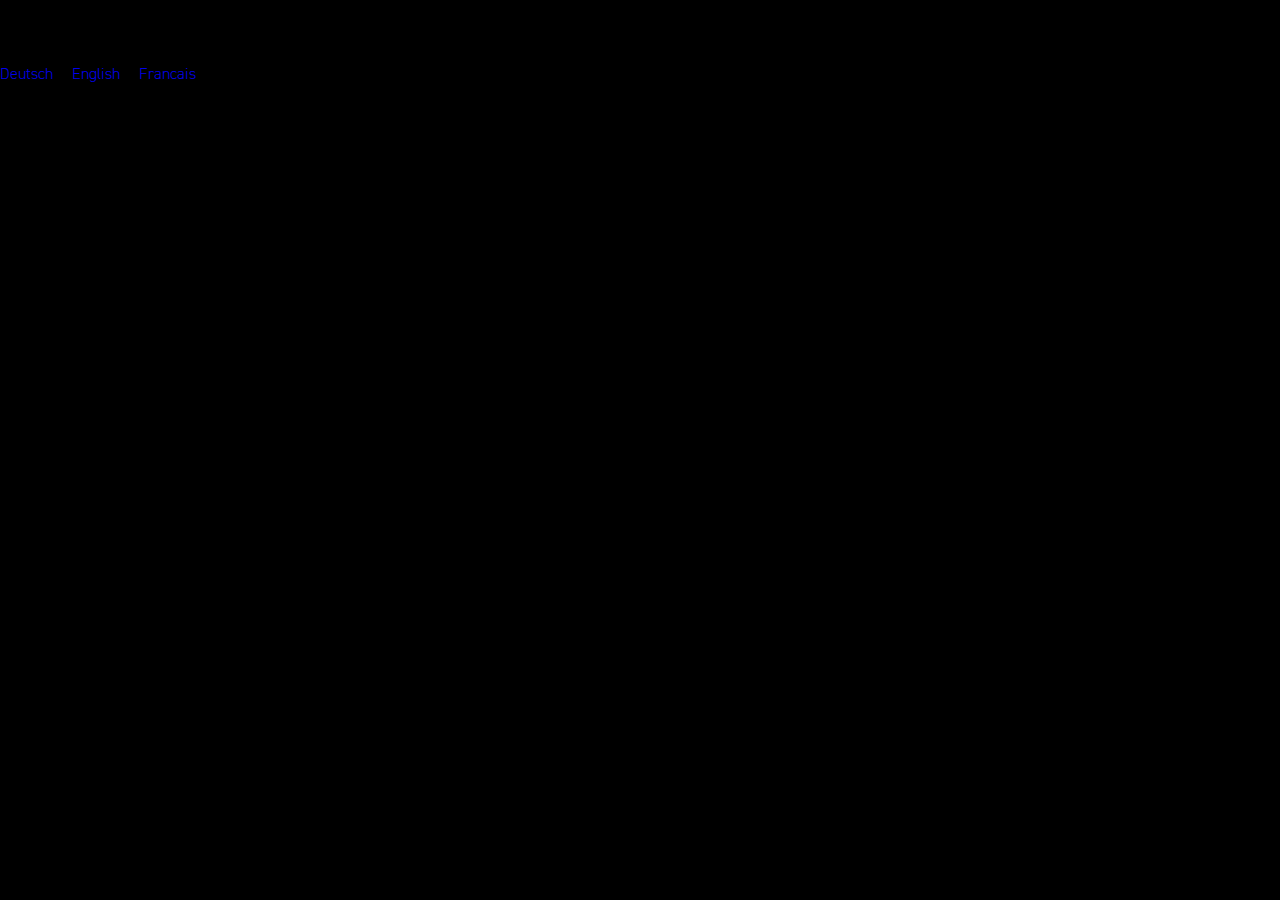
<file: index.html>
<!DOCTYPE html>
<html lang="de">
	<head>
		<meta charset="utf-8">
		<meta name="author" content="Tim Ott">
		<meta name="copyright" content="Tim Ott">
		<meta name="language" content="de">
		<meta name="revisit-after" content="7 days">
		<meta name="robots" content="index, nofollow, noimageindex">
		<meta name="googlebot" content="index, nofollow, noimageindex">
		<meta name="viewport" content="width=device-width, initial-scale=1">
		<link rel="shortcut icon" type="image/png" href="assets/asset_favicon.png">
		<link rel="stylesheet" type="text/css" href="css/stylesheet.min.css">
		<meta name="title" content="sandscapes">
		<meta name="description" content="Zeit. Kreise. Ein ironischer introspektiver Austausch mit dem Publikum.">
		<meta name="keywords" content="Ueli Hirzel, sandscapes, sandscapes.ch, sandscapes ch, Mandala">
		<meta name="google-site-verification" content="Cy7y-jecs_JCCbXc_UuRG_aWLPBcD0f1XiYuP1tOQBI">
		<meta property="og:type" content="website">
		<meta property="og:site_name" content="Zeit. Kreise. Ein ironischer introspektiver Austausch mit dem Publikum."/>
		<meta property="og:url" content="https://sandscapes.ch">
		<meta property="og:image:type" content="image/jpeg">
		<meta property="og:image" content="https://sandscapes.ch/assets/tim_ott_2022_07_ueli_hirzel_sandscapes_015.jpg">
		<meta property="og:image:secure_url" content="https://sandscapes.ch/assets/tim_ott_2022_07_ueli_hirzel_sandscapes_015.jpg">
		<meta property="og:image:width" content="1400">
		<meta property="og:image:height" content="1000">
		<meta property="og:title" content="sandscapes">
		<meta property="og:description" content="Zeit. Kreise. Ein ironischer introspektiver Austausch mit dem Publikum.">
		<meta property="twitter:card" content="summary_large_image">
		<meta property="twitter:url" content="https://sandscapes.ch">
		<meta property="twitter:title" content="sandscapes">
		<meta property="twitter:description" content="Zeit. Kreise. Ein ironischer introspektiver Austausch mit dem Publikum.">
		<meta property="twitter:image" content="https://sandscapes.ch/assets/tim_ott_2022_07_ueli_hirzel_sandscapes_015.jpg">
		<title>
			sandscapes
		</title>
	</head>
	<body oncontextmenu="return false">
		<div class="center reset langSelector">
			<div class="fontL reset">
				sandscapes
			</div>
			<br><br>
			<a class="fontS reset" href="de/">Deutsch</a><i class="fontS reset"> &mdash; </i><a class="fontS reset" href="en/">English</a><i class="fontS reset"> &mdash; </i><a class="fontS reset" href="fr/">Francais</a>
		</div>
		<script src="js/preload.min.js">
		</script>
	</body>
</html>
</file>
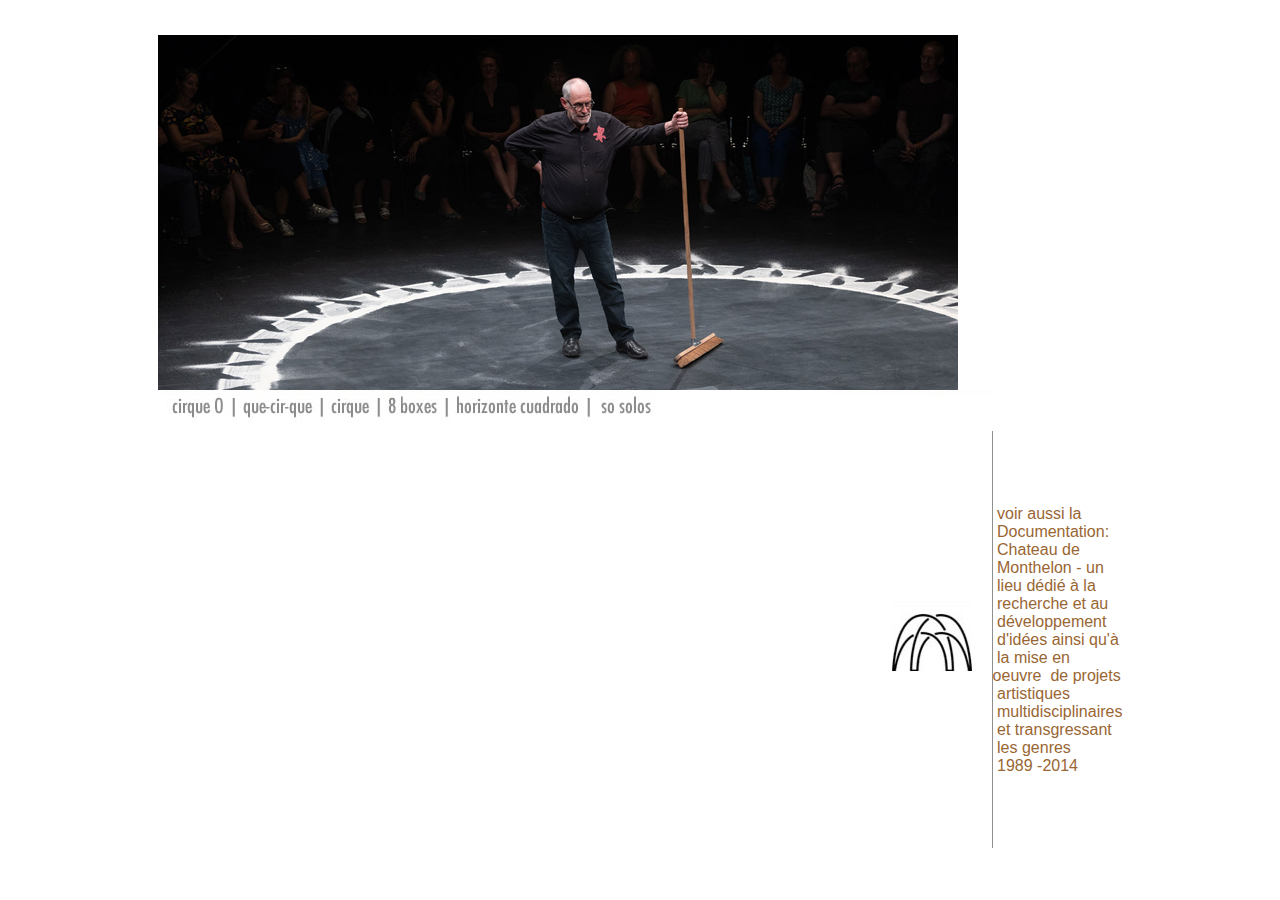
<file: archiv/index.htm>
<html xmlns="http://www.w3.org/1999/xhtml">
<head>
<title>ueli hirzel : Circus : Projects</title>
<meta http-equiv="Content-Type" content="text/html; charset=ISO-8859-1" />
<meta name="author" content="susann immekeppel, su immekeppel, su tiqqun, Su Alois, Su Alois immekeppel, susanna habraschka">
<meta name="description" content="Ulrich Hirzel - Founder of Ch�teau de Monthelon, France, Co-Founder of Bar jeder Vernunft Berlin, Producer of Cirque O together with Sebastiano Toma ">

<style type="text/css">td img {display: block;}</style>
<!--Fireworks MX 2004 Dreamweaver MX 2004 target.  Created Sun Jul 19 15:20:02 GMT+0200 ( ) 2009-->
<script language="JavaScript">
<!--

function virtuell()
{
F1 =
  window.open("http://monthelon.org/archive/ueli_hirzel/quecirque/index.html","virtuell","width=850, height=478, scrollbars=auto, toolbar=no resizable=no");
F1.focus();
}



function MM_findObj(n, d) { //v4.01
  var p,i,x;  if(!d) d=document; if((p=n.indexOf("?"))>0&&parent.frames.length) {
    d=parent.frames[n.substring(p+1)].document; n=n.substring(0,p);}
  if(!(x=d[n])&&d.all) x=d.all[n]; for (i=0;!x&&i<d.forms.length;i++) x=d.forms[i][n];
  for(i=0;!x&&d.layers&&i<d.layers.length;i++) x=MM_findObj(n,d.layers[i].document);
  if(!x && d.getElementById) x=d.getElementById(n); return x;
}


//-->
</script>
<script language="JavaScript1.2" type="text/javascript">
<!--
function MM_findObj(n, d) { //v4.01
  var p,i,x;  if(!d) d=document; if((p=n.indexOf("?"))>0&&parent.frames.length) {
    d=parent.frames[n.substring(p+1)].document; n=n.substring(0,p);}
  if(!(x=d[n])&&d.all) x=d.all[n]; for (i=0;!x&&i<d.forms.length;i++) x=d.forms[i][n];
  for(i=0;!x&&d.layers&&i<d.layers.length;i++) x=MM_findObj(n,d.layers[i].document);
  if(!x && d.getElementById) x=d.getElementById(n); return x;
}
function MM_swapImage() { //v3.0
  var i,j=0,x,a=MM_swapImage.arguments; document.MM_sr=new Array; for(i=0;i<(a.length-2);i+=3)
   if ((x=MM_findObj(a[i]))!=null){document.MM_sr[j++]=x; if(!x.oSrc) x.oSrc=x.src; x.src=a[i+2];}
}
function MM_swapImgRestore() { //v3.0
  var i,x,a=document.MM_sr; for(i=0;a&&i<a.length&&(x=a[i])&&x.oSrc;i++) x.src=x.oSrc;
}

function MM_preloadImages() { //v3.0
 var d=document; if(d.images){ if(!d.MM_p) d.MM_p=new Array();
   var i,j=d.MM_p.length,a=MM_preloadImages.arguments; for(i=0; i<a.length; i++)
   if (a[i].indexOf("#")!=0){ d.MM_p[j]=new Image; d.MM_p[j++].src=a[i];}}
}

//-->
</script>
<link href="cirqueO/ciro.css" rel="stylesheet" type="text/css">
<style type="text/css">
<!--
.Stil1 {color: #000000}
a:link {
	color: #996633;
}
a:hover {
	color: #996600;
}
-->
</style>
</head>
<body bgcolor="#ffffff" onLoad="MM_preloadImages('pro1_r1_c1_f7.jpg','pro1_r1_c1_f5.jpg','pro1_r1_c1_f4.jpg','pro1_r1_c1_f6.jpg','pro1_r1_c1_f3.jpg','pro1_r1_c1_f9.jpg','pro1_r1_c1_f8.jpg','pro1_r2_c8_f2.jpg')">
<table cellpadding="0" cellspacing="0" align="center" border="0" width="800" height="98%"><tr><td valign="middle">
<table border="0" cellpadding="0" cellspacing="0" width="800">
<!-- fwtable fwsrc="menue.png" fwbase="pro1.jpg" fwstyle="Dreamweaver" fwdocid = "949614300" fwnested="0" -->
  <tr>
   <td><img src="spacer.gif" width="80" height="1" border="0" alt="" /></td>
   <td><img src="spacer.gif" width="89" height="1" border="0" alt="" /></td>
   <td><img src="spacer.gif" width="56" height="1" border="0" alt="" /></td>
   <td><img src="spacer.gif" width="69" height="1" border="0" alt="" /></td>
   <td><img src="spacer.gif" width="129" height="1" border="0" alt="" /></td>
   <td><img src="spacer.gif" width="67" height="1" border="0" alt="" /></td>
   <td><img src="spacer.gif" width="66" height="1" border="0" alt="" /></td>
   <td><img src="spacer.gif" width="80" height="1" border="0" alt="" /></td>
   <td><img src="spacer.gif" width="44" height="1" border="0" alt="" /></td>
   <td><img src="spacer.gif" width="21" height="1" border="0" alt="" /></td>
   <td><img src="spacer.gif" width="99" height="1" border="0" alt="" /></td>
   <td><img src="spacer.gif" width="1" height="1" border="0" alt="" /></td>
  </tr>

  <tr>
   <td colspan="11"><img name="pro1_r1_c1" src="2023_ueli-hirzel.jpg" width="800" height="355" border="0" id="pro1_r1_c1" alt="photo : su alois" /></td>
   <td><img src="spacer.gif" width="1" height="355" border="0" alt="" /></td>
  </tr>
  <tr>
   <td><a href="cirqueO/index.html" target="_blank" onMouseOut="MM_swapImgRestore();" onMouseOver="MM_swapImage('pro1_r1_c1','','pro1_r1_c1_f7.jpg',1);"><img name="pro1_r2_c1" src="pro1_r2_c1.jpg" width="80" height="33" border="0" id="pro1_r2_c1" alt="cirque O" /></a></td>
   <td><a href="quecirque/index.html" target="_blank" onMouseOut="MM_swapImgRestore();" onMouseOver="MM_swapImage('pro1_r1_c1','','pro1_r1_c1_f5.jpg',1);"><img name="pro1_r2_c2" src="pro1_r2_c2.jpg" width="89" height="33" border="0" id="pro1_r2_c2" alt="que-cir-que" /></a></td>
   <td><a href="cirque/index.htm" target="_blank" onMouseOut="MM_swapImgRestore();" onMouseOver="MM_swapImage('pro1_r1_c1','','pro1_r1_c1_f4.jpg',1);"><img name="pro1_r2_c3" src="pro1_r2_c3.jpg" width="56" height="33" border="0" id="pro1_r2_c3" alt="" /></a></td>
   <td><a href="8boxes/index.htm" target="_blank" onMouseOut="MM_swapImgRestore();" onMouseOver="MM_swapImage('pro1_r1_c1','','pro1_r1_c1_f6.jpg',1);"><img name="pro1_r2_c4" src="pro1_r2_c4.jpg" width="69" height="33" border="0" id="pro1_r2_c4" alt="" /></a></td>
   <td><a href="trapeze/index.htm" target="_blank" onMouseOut="MM_swapImgRestore();" onMouseOver="MM_swapImage('pro1_r1_c1','','pro1_r1_c1_f3.jpg',1);"><img name="pro1_r2_c5" src="pro1_r2_c5.jpg" width="129" height="33" border="0" id="pro1_r2_c5" alt="" /></a></td>
   <td><a href="solistes/index.html" target="_blank" onMouseOver="MM_swapImage('pro1_r1_c1','','pro1_r1_c1_f8.jpg',1);" onMouseOut="MM_swapImgRestore();"><img name="pro1_r2_c6" src="pro3_r2_c6.jpg" width="100" height="33" border="0" id="pro1_r2_c6" alt="" /></a></td>
   <td>&nbsp;</td>
   <td rowspan="3">&nbsp;</td>
   <td rowspan="2" colspan="3"><img name="pro1_r2_c9" src="pro1_r2_c9.jpg" width="164" height="41" border="0" id="pro1_r2_c9" alt="" /></td>
   <td><img src="spacer.gif" width="1" height="33" border="0" alt="" /></td>
  </tr>
  <tr>
   <td rowspan="2" colspan="7"><img name="pro1_r3_c1" src="pro1_r3_c1.jpg" width="556" height="45" border="0" id="pro1_r3_c1" alt="" /></td>
   <td><img src="spacer.gif" width="1" height="8" border="0" alt="" /></td>
  </tr>
  <tr>
   <td>&nbsp;</td>
   <td>&nbsp;</td>
   <td><a href="monthelon_archive/index.htm" target="_self" onMouseOver="MM_swapImage('pro1_r2_c8','','pro1_r2_c8_f2.jpg',1);" onMouseOut="MM_swapImgRestore()"><img src="pro1_r2_c8.jpg" alt="logo : su alois" name="pro1_r2_c8" width="80" height="78" border="0" id="pro1_r2_c8" href="../../french/fr_seite_01.html" /></a></td>
   <td><img src="spacer.gif" width="1" height="37" border="0" alt="" /></td>
   <td class="contentPic"><a href="monthelon_archive/index.htm" target="_blank" class="Stil1">&nbsp;voir aussi la &nbsp;Documentation: &nbsp;Chateau de &nbsp;Monthelon - un &nbsp;lieu d�di� � la &nbsp;recherche et au &nbsp;d�veloppement &nbsp;d'id�es ainsi qu'� &nbsp;la mise en oeuvre &nbsp;de projets &nbsp;artistiques &nbsp;multidisciplinaires &nbsp;et transgressant &nbsp;les genres <br>&nbsp;1989 -2014</a></td>
 </tr>
</table>
</td></tr></table>
</body>
</html>
</file>
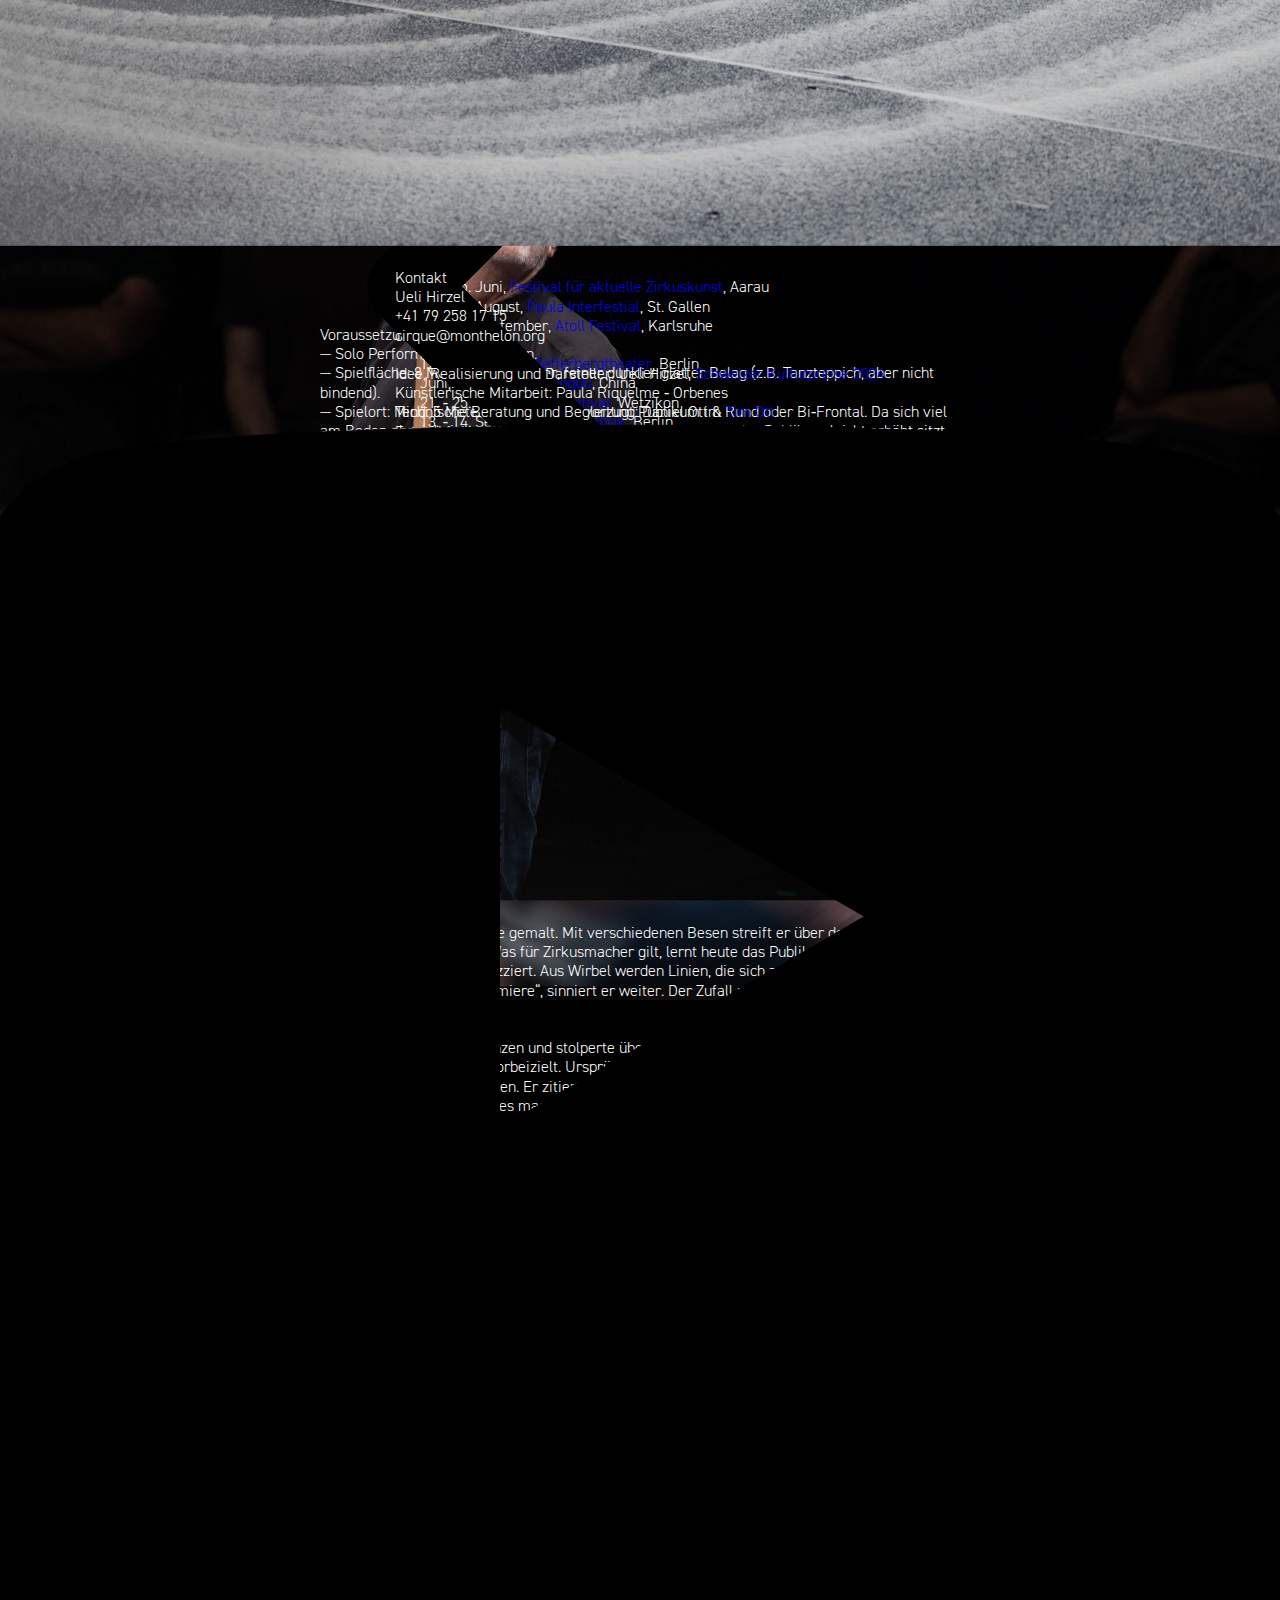
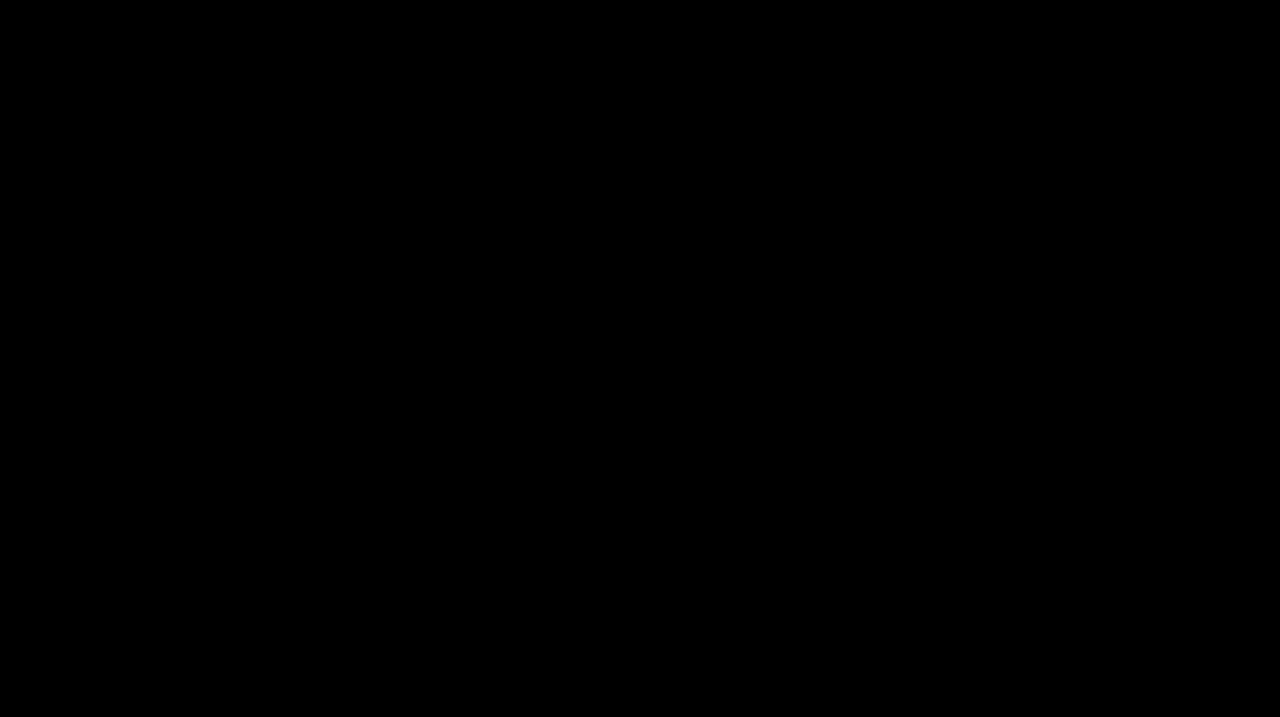
<file: de/index.html>
<!DOCTYPE html>
<html lang="de">
	<head>
		<meta charset="utf-8">
		<meta name="author" content="Tim Ott">
		<meta name="copyright" content="Tim Ott">
		<meta name="language" content="de">
		<meta name="revisit-after" content="7 days">
		<meta name="robots" content="index, nofollow, noimageindex">
		<meta name="googlebot" content="index, nofollow, noimageindex">
		<meta name="viewport" content="width=device-width, initial-scale=1">
		<link rel="shortcut icon" type="image/png" href="../assets/asset_favicon.png">
		<link rel="stylesheet" type="text/css" href="../css/stylesheet.min.css">
		<meta name="title" content="sandscapes">
		<meta name="description" content="Zeit. Kreise. Ein ironischer introspektiver Austausch mit dem Publikum.">
		<meta name="keywords" content="Ueli Hirzel, sandscapes, sandscapes.ch, sandscapes ch, Mandala">
		<meta name="google-site-verification" content="Cy7y-jecs_JCCbXc_UuRG_aWLPBcD0f1XiYuP1tOQBI">
		<meta property="og:type" content="website">
		<meta property="og:site_name" content="Zeit. Kreise. Ein ironischer introspektiver Austausch mit dem Publikum."/>
		<meta property="og:url" content="https://sandscapes.ch">
		<meta property="og:image:type" content="image/jpeg">
		<meta property="og:image" content="https://sandscapes.ch/assets/tim_ott_2022_07_ueli_hirzel_sandscapes_015.jpg">
		<meta property="og:image:secure_url" content="https://sandscapes.ch/assets/tim_ott_2022_07_ueli_hirzel_sandscapes_015.jpg">
		<meta property="og:image:width" content="1400">
		<meta property="og:image:height" content="1000">
		<meta property="og:title" content="sandscapes">
		<meta property="og:description" content="Zeit. Kreise. Ein ironischer introspektiver Austausch mit dem Publikum.">
		<meta property="twitter:card" content="summary_large_image">
		<meta property="twitter:url" content="https://sandscapes.ch">
		<meta property="twitter:title" content="sandscapes">
		<meta property="twitter:description" content="Zeit. Kreise. Ein ironischer introspektiver Austausch mit dem Publikum.">
		<meta property="twitter:image" content="https://sandscapes.ch/assets/tim_ott_2022_07_ueli_hirzel_sandscapes_015.jpg">
		<title>
			sandscapes &mdash; de
		</title>
	</head>
	<body oncontextmenu="return false">
		<div class="container">
			<div class="fontL">
				sandscapes
			</div>
			<div class="fontM">
				Zeit. Kreise. Ein ironischer introspektiver Austausch mit dem Publikum.
			</div>
			<div class="fontS">
				Ein schwarzes Rund. Ein Pendel zeichnet eine feine Spirale aus weissem Sand. Die Bewegung schafft Muster, diese werden zu Bildern. Die Bilder verschlingen sich, eines legt sich über das andere: Verschwinden und Erscheinen. Das Rund als Echo der Zirkusmanege, wo Gefahr und Verletzlichkeit wirklich sind. Nichts lässt sich verbergen. Alles ist da.
			</div>
			<img class="imgS" src="../assets/tim_ott_2023_06_ueli_hirzel_sandscapes_191.jpg" title="&#169; tim ott" alt="&#169; tim ott">
		</div>
		<div class="container">
			<div class="fontL">
				Ueli Hirzel
			</div>
			<div class="fontS">
				Vor langer Zeit war Ueli Hirzel Zirkusakrobat, genau genommen Seiltänzer. Dann begann er, hinter der Kulisse zu arbeiten und schuf in seinem Château de Monthelon in Frankreich einen Freiraum für aufstrebende Künstlerinnen und Künstler. Mit Hirzels Unterstützung entstanden zahlreiche erfolgreiche und wegweisende Inszenierungen abseits des Mainstreams. Heute macht Ueli Hirzel keine grossen Verrenkungen mehr, wenn er die Bühne betritt. Er nimmt ein paar Besen mit und zeigt uns eine Art Essenz des zirzensischen Lebens. Oder des Lebens an sich?
			</div>
			<div class="fontM">
				&bdquo;Radikale Altersweisheit möchte man es nennen. Auch wenn Hirzel alles andere als alt rüberkommt, wenn er da mit sich selbst und dem Publikum räsoniert.&ldquo;
			</div>
			<div class="fontS">
				&mdash; Ursula Huber
			</div>
		</div>
		<img class="imgL" src="../assets/tim_ott_2023_06_ueli_hirzel_sandscapes_073.jpg" title="&#169; tim ott" alt="&#169; tim ott">
		<div class="container">
			<div class="fontL">
				Presse
			</div>
			<div class="fontM">
				&bdquo;Das ist kein Mandala &mdash; aber trotzdem schön&ldquo; : Das Cirqu' &dash; Festival führt zu den Ursprüngen des Zirkus.
			</div>
			<div class="fontS">
				Der Zirkus hat Aarau im Griff. Weltklasse&dash;Artisten und &dash;Artistinnen bespielen Strassen, Plätze und Hallen. Ueli Hirzel ist unter ihnen eine leise Überraschung.
				<div class="indent">
					Das Pendel malt einen Kreis in den anderen. Der Sand rieselt aus dem kleinen, schwarzen Sack auf den Boden, das dauert seine Zeit. Von oben betrachtet, schmiegt sich ein &bdquo;O&ldquo; in das nächste, konstant und ausdauernd wie beim kollektiven &bdquo;Om&ldquo; vor der Yoga&dash;Stunde.
				</div>
				<div class="indent">
					&bdquo;Sandscapes&ldquo; heisst das Stück von Zirkusmacher Ueli Hirzel, das offiziell das diesjährige Cirqu'&dash;Festival eröffnet. Bereits vorab gab es in der Stadt zirzensische Kostproben von Johann Le Guillerm, der in dieser Ausgabe mehrere Produktionen zeigt. Festivalleiter Roman Müller: &bdquo;Am Cirqu' sehen wir grosse Aktionen, der Anfang aber ist klein.&ldquo; Eine Wertung ist das nicht, vielmehr führt das Eröffnungsstück an die Ursprünge des Zirkus zurück: zum Kreis &mdash; zur Manege. Präziser hätte Müller das Eröffnungsstück also nicht wählen können.
				</div>
			</div>
			<img class="imgS" src="../assets/tim_ott_2023_06_ueli_hirzel_sandscapes_095.jpg" title="&#169; tim ott" alt="&#169; tim ott">
			<div class="fontM">
				Mit dem Rasenmäher durch den Zen &dash; Garten
			</div>
			<div class="fontS">
				Eine solche Manege hat Ueli Hirzel nun mit seinem Pendel mitten in die Alte Reithalle gemalt. Mit verschiedenen Besen streift er über den Sand, hinterlässt Spuren fast wie in einem buddhistischen Zen&dash;Garten. Kein artistischer Stunt, keine halsbrecherische Akrobatik. Ruhe und Konzentration: Was für Zirkusmacher gilt, lernt heute das Publikum.
				<div class="indent">
					Immer wilder werden die Muster, die Hirzel mit Schrubber und Mopp in den Sand skizziert. Aus Wirbel werden Linien, die sich zu ausufernden Schnörkeln winden. &bdquo;Das ist kein Mandala, aber schön ist es trotzdem&ldquo;, kommentiert Hirzel. Wohin es führt? &bdquo;Wir werden sehen, das ist schliesslich eine Premiere&ldquo;, sinniert er weiter. Der Zufall malt mit. Bald führt er zwei Besen gleichzeitig &mdash; einen links, einen rechts &mdash; , als pflüge er mit einem Rasenmäher durch den Zen&dash;Garten.
				</div>
			</div>
			<div class="container gallery">
				<img class="imgL galleryA" title="&#169; tim ott" alt="&#169; tim ott">
				<svg class="cycleLeft" viewBox="-1 -1 18 17.5" onclick="cycleBackwardA();">
					<path fill-rule="evenodd" d="M11.354 1.646a.5.5 0 0 1 0 .708L5.707 8l5.647 5.646a.5.5 0 0 1-.708.708l-6-6a.5.5 0 0 1 0-.708l6-6a.5.5 0 0 1 .708 0z"/>
				</svg>
				<svg class="cycleRight" viewBox="-1 -1 18 17.5" onclick="cycleForwardA();">
					<path fill-rule="evenodd" d="M4.646 1.646a.5.5 0 0 1 .708 0l6 6a.5.5 0 0 1 0 .708l-6 6a.5.5 0 0 1-.708-.708L10.293 8 4.646 2.354a.5.5 0 0 1 0-.708z"/>
				</svg>
			</div>
			<div class="fontM">
				&bdquo;In der Manege ist alles echt.&ldquo;
			</div>
			<div class="fontS">
				Ueli Hirzel steht seit den 80er&dash;Jahren in Manegen, liess Zirkusvisionen über Seile tanzen und stolperte über sie als poetischer Clown. Den Kreis für die Manege zeichnet er mit dem Selbstvertrauen eines Messerwerfers, der zum 500. Mal mit der Klinge knapp an der Halsschlagader seiner Frau vorbeizielt. Ursprüngliches Ziel war die Theaterbühne, zum Zirkus fand er, weil: &bdquo;Nichts &laquo; als ob &raquo;, dafür alles echt ist.&ldquo;
				<div class="indent">
					Es ist schlicht schön, Hirzel beim Kreisen zuzusehen, seinen Gedankenkreisen zu folgen. Er zitiert berühmte Philosophen wie Marcel Proust &#40;&bdquo;Auf der Suche nach der verlorenen Zeit&ldquo;&#41; und Mick Jagger &#40;&bdquo;Time Is On My Side&ldquo;&#41; und webt Gedanken aus einer 45&dash;jährigen Theaterkarriere dazwischen. Ja, es mag ein kleiner, leiser Auftakt für das Zirkusfestival sein, doch er lässt tief in die Zirkusseele blicken.
				</div>
			</div>
			<div class="fontS">
				&mdash; Anna Raymann<br>
				<a class="underline" href="https://www.aargauerzeitung.ch/kultur/aargau/zirkus-das-ist-kein-mandala-ld.2476355" target="_blank" rel="noopener noreferrer">Aargauer Zeitung, 19. Juni 2023</a>
			</div>
		</div>
		<div class="container">
			<div class="fontL">
				Archiv
			</div>
			<div class="fontS">
				<a class="underline" href="../archiv/" target="_blank" rel="noopener noreferrer">Zugriff auf das Archiv hier</a>
			</div>
		</div>
		<div class="container">
			<div class="fontL">
				Tourn&#233;e
			</div>
			<div class="fontM">
				2023
			</div>
			<div class="fontS">
				15. &dash; 25. Juni, <a class="underline" href="https://www.cirquaarau.ch/" target="_blank" rel="noopener noreferrer">Festival für aktuelle Zirkuskunst</a>, Aarau<br>
				16. &dash; 26. August, <a class="underline" href="https://www.paula-interfestival.ch/" target="_blank" rel="noopener noreferrer">Paula Interfestial</a>, St. Gallen<br>
				13. &dash; 24. September, <a class="underline" href="https://www.atoll-festival.de/" target="_blank" rel="noopener noreferrer">Atoll Festival</a>, Karlsruhe
			</div>
			<div class="fontM">
				2024
			</div>
			<div class="fontS">
				12. &dash; 13. Januar, <a class="underline" href="https://pfefferberg-theater.de/" target="_blank" rel="noopener noreferrer">Pfefferbergtheater</a>, Berlin<br>
				Juni, <a class="underline" href="https://resartis.org/listings/luxelakese%C2%88a4-art-museum/" target="_blank" rel="noopener noreferrer">Residenz in Chengdu</a>, China<br>
				21. &dash; 25. August, <a class="underline" href="https://faerberwiese.ch" target="_blank" rel="noopener noreferrer">Färbifestival</a>, Wetzikon<br>
				13. &dash; 14. September, <a class="underline" href="https://www.ufafabrik.de/de/spielplan.html" target="_blank" rel="noopener noreferrer">Ufa Fabrik</a>, Berlin<br>
				Oktober, Residenz in Chengdu, China<br>
				5. Oktober, M&oslash;&oslash;n Festival M&oslash;n, Dänemark<br>
				12. &dash; 13. November, <a class="underline" href="https://www.ontheedge.at/" target="_blank" rel="noopener noreferrer">On the Edge Festival</a>, Wien<br>
				23, 29. &dash; 30. November, <a class="underline" href="https://www.stationcircus.ch/" target="_blank" rel="noopener noreferrer">Station Circus</a>, Basel<br>
				13. &dash; 14. Dezember, <a class="underline" href="https://www.theater-ticino.ch" target="_blank" rel="noopener noreferrer">Theatro Ticino</a>, Wädenswil
			</div>
			<div class="fontM">
				2025
			</div>
			<div class="fontS">
				18. &dash; 21. Juli, Das Kleine Fest, Hannover<br>
				24. &dash; 27. Juli, Art et Culture, Gervanne&dash;Sye<br>
				4. &dash; 5. September, Homo Novus Festival, Riga<br>
				4. &dash; 5. Oktober, Impulsbazar Holdenweid, Basel ( Bestätigung folgt )<br>
				<br>
				Weitere Gastspiele in Arbeit.
			</div>
		</div>
		<div class="container gallery">
			<img class="imgL galleryB" title="&#169; tim ott" alt="&#169; tim ott">
			<svg class="cycleLeft" viewBox="-1 -1 18 17.5" onclick="cycleBackwardB();">
				<path fill-rule="evenodd" d="M11.354 1.646a.5.5 0 0 1 0 .708L5.707 8l5.647 5.646a.5.5 0 0 1-.708.708l-6-6a.5.5 0 0 1 0-.708l6-6a.5.5 0 0 1 .708 0z"/>
			</svg>
			<svg class="cycleRight" viewBox="-1 -1 18 17.5" onclick="cycleForwardB();">
				<path fill-rule="evenodd" d="M4.646 1.646a.5.5 0 0 1 .708 0l6 6a.5.5 0 0 1 0 .708l-6 6a.5.5 0 0 1-.708-.708L10.293 8 4.646 2.354a.5.5 0 0 1 0-.708z"/>
			</svg>
		</div>
		<div class="container">
			<div class="fontL">
				Voraussetzungen
			</div>
			<div class="fontS">
				&mdash; Solo Performance, 50 Minuten.<br>
				&mdash; Spielfläche: 8 Meter Durchmesser, feiner dunkler glatter Belag &#40;z.B. Tanzteppich, aber nicht bindend&#41;.<br>
				&mdash; Spielort: Mind. 5 Meter Raumhöhe. Bevorzugt Publikum im Rund oder Bi&dash;Frontal. Da sich viel am Boden abspielt, ist es für die Sichtbarkeit von Vorteil, wenn das Publikum leicht erhöht sitzt. Jede mögliche weitere Sitzreihe muss höher sein als die davor.<br>
				&mdash; Hängepunkt: Zwischen 4.50 und 5.50 Metern. Höhe abgesegelt für ein Pendel von 10kg.<br>
				&mdash; Licht: Ein Kreis 8 Meter, am Spielort zu definieren.<br>
				&mdash; Kein Sound.<br>
				&mdash; Anzahl der Zuschauer: je nach Spielort.<br>
				&mdash; Aufbau / Einrichten 4 Stunden &#40;ohne Licht&#41;.<br>
				&mdash; Anreise ein Tag vor der ersten Vorstellung.
			</div>
		</div>
		<div class="container gallery">
			<img class="imgL galleryC" title="&#169; tim ott" alt="&#169; tim ott">
			<svg class="cycleLeft" viewBox="-1 -1 18 17.5" onclick="cycleBackwardC();">
				<path fill-rule="evenodd" d="M11.354 1.646a.5.5 0 0 1 0 .708L5.707 8l5.647 5.646a.5.5 0 0 1-.708.708l-6-6a.5.5 0 0 1 0-.708l6-6a.5.5 0 0 1 .708 0z"/>
			</svg>
			<svg class="cycleRight" viewBox="-1 -1 18 17.5" onclick="cycleForwardC();">
				<path fill-rule="evenodd" d="M4.646 1.646a.5.5 0 0 1 .708 0l6 6a.5.5 0 0 1 0 .708l-6 6a.5.5 0 0 1-.708-.708L10.293 8 4.646 2.354a.5.5 0 0 1 0-.708z"/>
			</svg>
		</div>
		<div class="container">
			<div class="fontL">
				Kontakt
			</div>
			<div class="fontS">
				Ueli Hirzel<br>
				<a class="underline" id="tel" onclick="tel();"></a><br>
				<a class="underline" id="mail" onclick="mail();"></a><br><br>
				Idee, Realisierung und Darsteller: Ueli Hirzel, 
				<a class="underline" href="https://www.schweizerkulturpreise.ch/awards/de/home/darstellende-kuenste/dk-archiv/dk-2024/ueli-hirzel.html" target="_blank" rel="noopener noreferrer">Schweizer Kulturpreise 2024</a><br>
				Künstlerische Mitarbeit: Paula Riquelme &dash; Orbenes<br>
				Technische Beratung und Begleitung: Daniel Ott &amp; <a class="underline" href="https://www.timott.ch" target="_blank" rel="noopener noreferrer">Tim Ott</a><br>
				Fotografie und Webdesign: <a class="underline" href="https://www.timott.ch" target="_blank" rel="noopener noreferrer">Tim Ott</a><br>
				Kostüm: Kurzschluss &dash; Ranka Delic<br><br>
				Erarbeitet in:<br><br>
				<a class="underline" href="https://www.monthelon.org/" target="_blank" rel="noopener noreferrer">Château de Monthelon</a>, Montréal &#40;FR&#41;<br>
				<a class="underline" href="https://kulti.ch/" target="_blank" rel="noopener noreferrer">Kulturfabrik</a>, Wetzikon &#40;CH&#41;<br>
				<a class="underline" href="https://www.monopol-berlin.com/" target="_blank" rel="noopener noreferrer">Monopol</a>, Berlin &#40;DE&#41;<br>
				<a class="underline" href="https://pfefferberg-theater.de/" target="_blank" rel="noopener noreferrer">Pfefferbergtheater</a>, Berlin &#40;DE&#41;<br><br>
				Deutsch &mdash; <a class="underline" href="../en/">English</a> &mdash; <a class="underline" href="../fr/">Francais</a>
			</div>
		</div>
		<div class="container" id="video">
			<a class="imgL" href="https://youtu.be/VWTwjSmzDLw" target="_blank" rel="noopener noreferrer">
				<img class="imgL" src="../assets/tim_ott_2022_07_ueli_hirzel_sandscapes_015.jpg" title="&#169; tim ott" alt="&#169; tim ott">
				<svg xmlns="http://www.w3.org/2000/svg" viewBox="0 0 16 16">
					<path d="M8.051 1.999h.089c.822.003 4.987.033 6.11.335a2.01 2.01 0 0 1 1.415 1.42c.101.38.172.883.22 1.402l.01.104.022.26.008.104c.065.914.073 1.77.074 1.957v.075c-.001.194-.01 1.108-.082 2.06l-.008.105-.009.104c-.05.572-.124 1.14-.235 1.558a2.007 2.007 0 0 1-1.415 1.42c-1.16.312-5.569.334-6.18.335h-.142c-.309 0-1.587-.006-2.927-.052l-.17-.006-.087-.004-.171-.007-.171-.007c-1.11-.049-2.167-.128-2.654-.26a2.007 2.007 0 0 1-1.415-1.419c-.111-.417-.185-.986-.235-1.558L.09 9.82l-.008-.104A31.4 31.4 0 0 1 0 7.68v-.123c.002-.215.01-.958.064-1.778l.007-.103.003-.052.008-.104.022-.26.01-.104c.048-.519.119-1.023.22-1.402a2.007 2.007 0 0 1 1.415-1.42c.487-.13 1.544-.21 2.654-.26l.17-.007.172-.006.086-.003.171-.007A99.788 99.788 0 0 1 7.858 2h.193zM6.4 5.209v4.818l4.157-2.408L6.4 5.209z"/>
				</svg>
			</a>
		</div>
		<script src="../js/gallery.min.js">
		</script>
		<script src="../js/contact.min.js">
		</script>
	</body>
</html>
</file>
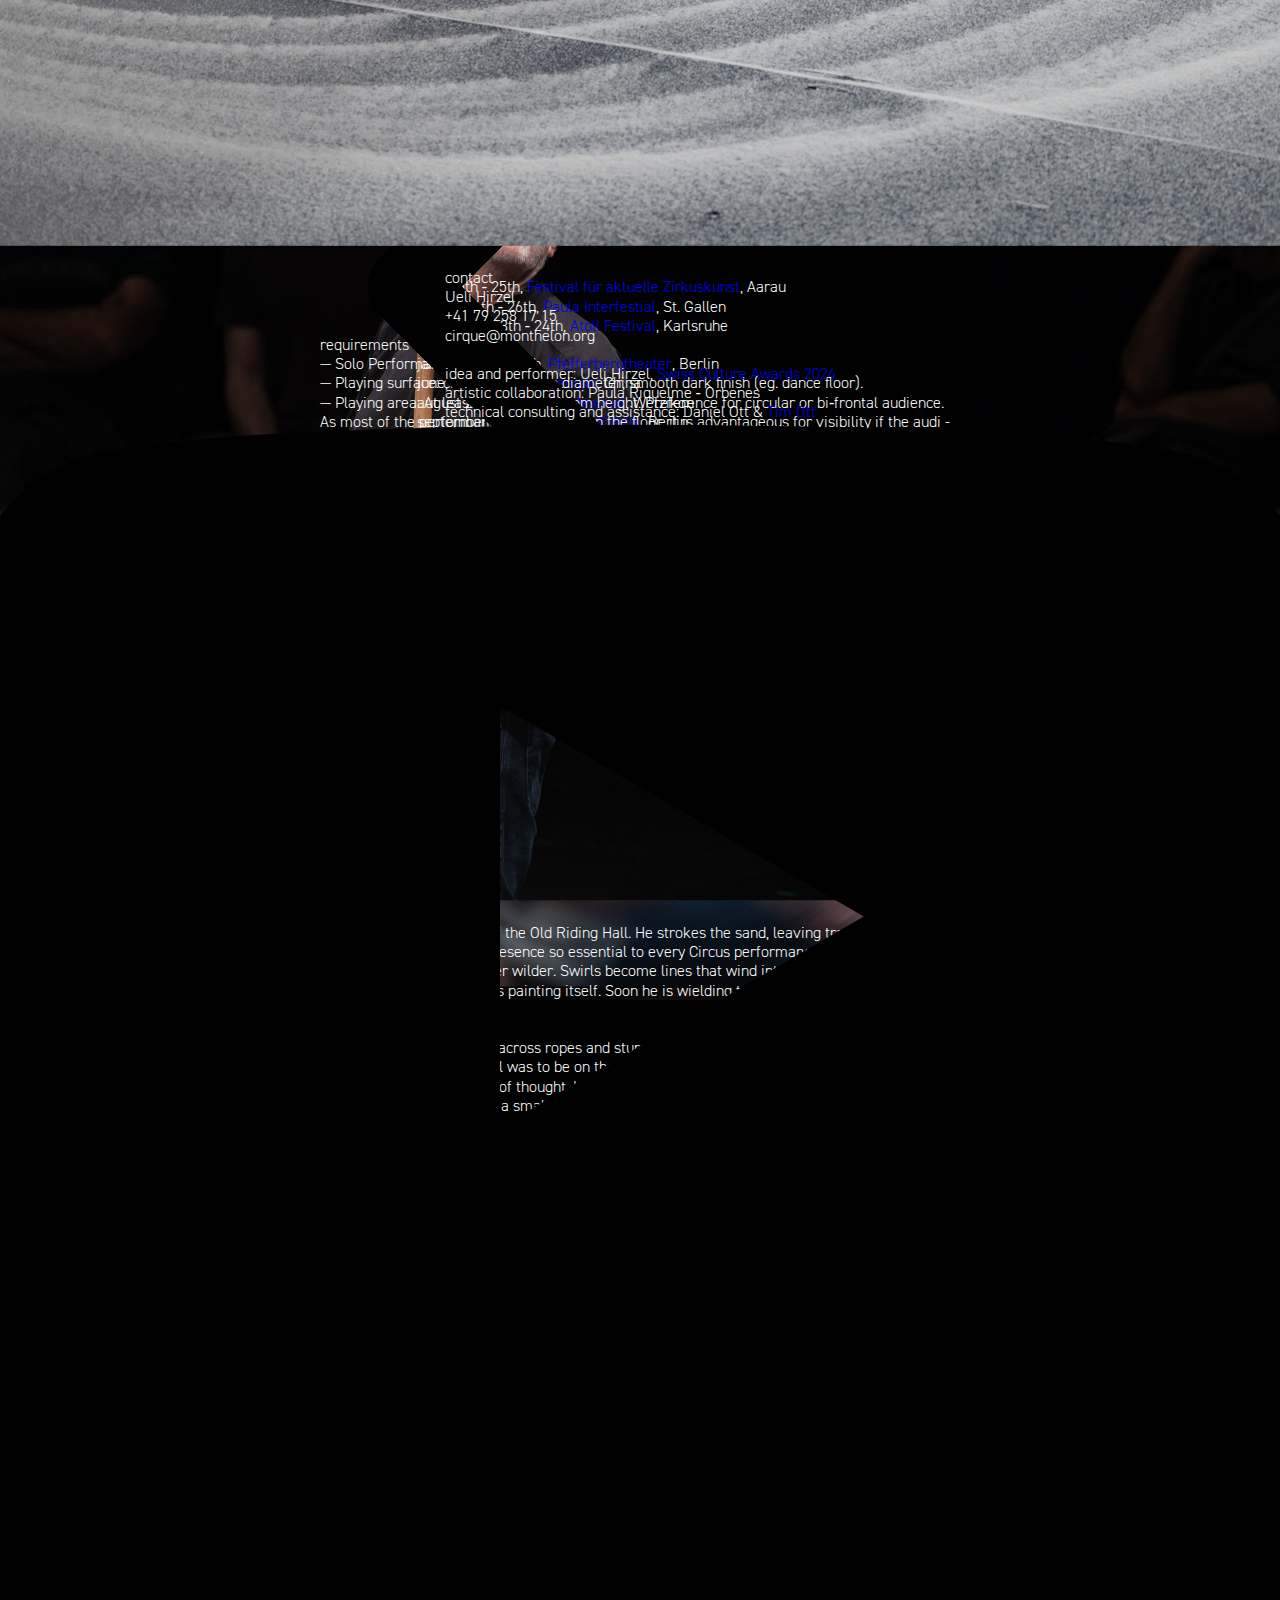
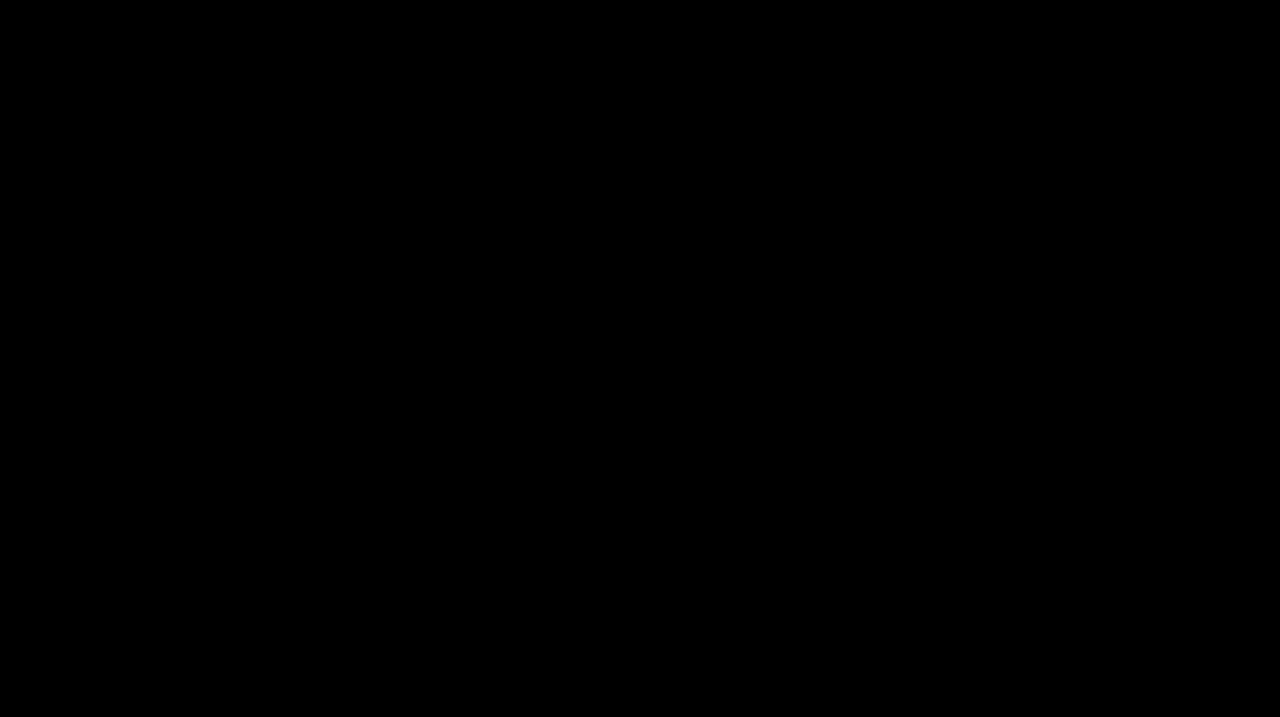
<file: en/index.html>
<!DOCTYPE html>
<html lang="en">
	<head>
		<meta charset="utf-8">
		<meta name="author" content="Tim Ott">
		<meta name="copyright" content="Tim Ott">
		<meta name="language" content="en">
		<meta name="revisit-after" content="7 days">
		<meta name="robots" content="index, nofollow, noimageindex">
		<meta name="googlebot" content="index, nofollow, noimageindex">
		<meta name="viewport" content="width=device-width, initial-scale=1">
		<link rel="shortcut icon" type="image/png" href="../assets/asset_favicon.png">
		<link rel="stylesheet" type="text/css" href="../css/stylesheet.min.css">
		<meta name="title" content="sandscapes">
		<meta name="description" content="Circles. Time. An ironic introspective exchange with the public.">
		<meta name="keywords" content="Ueli Hirzel, sandscapes, sandscapes.ch, sandscapes ch, Mandala">
		<meta name="google-site-verification" content="Cy7y-jecs_JCCbXc_UuRG_aWLPBcD0f1XiYuP1tOQBI">
		<meta property="og:type" content="website">
		<meta property="og:site_name" content="Circles. Time. An ironic introspective exchange with the public."/>
		<meta property="og:url" content="https://sandscapes.ch">
		<meta property="og:image:type" content="image/jpeg">
		<meta property="og:image" content="https://sandscapes.ch/assets/tim_ott_2022_07_ueli_hirzel_sandscapes_015.jpg">
		<meta property="og:image:secure_url" content="https://sandscapes.ch/assets/tim_ott_2022_07_ueli_hirzel_sandscapes_015.jpg">
		<meta property="og:image:width" content="1400">
		<meta property="og:image:height" content="1000">
		<meta property="og:title" content="sandscapes">
		<meta property="og:description" content="Circles. Time. An ironic introspective exchange with the public.">
		<meta property="twitter:card" content="summary_large_image">
		<meta property="twitter:url" content="https://sandscapes.ch">
		<meta property="twitter:title" content="sandscapes">
		<meta property="twitter:description" content="Circles. Time. An ironic introspective exchange with the public.">
		<meta property="twitter:image" content="https://sandscapes.ch/assets/tim_ott_2022_07_ueli_hirzel_sandscapes_015.jpg">
		<title>
			sandscapes &mdash; en
		</title>
	</head>
	<body oncontextmenu="return false">
		<div class="container">
			<div class="fontL">
				sandscapes
			</div>
			<div class="fontM">
				Circles. Time. An ironic introspective exchange with the public.
			</div>
			<div class="fontS">
				An empty black circle. A pendulum draws a fragile spiral of white sand. Movement creates patterns, patterns become images, images intertwine, layer beyond layer, regenerating through cycles of destruction and renewed motion. Echoes of the Circus ring where danger and vulnerability are real. Nowhere to hide. Nothing lacking.
			</div>
			<img class="imgS" src="../assets/tim_ott_2023_06_ueli_hirzel_sandscapes_191.jpg" title="&#169; tim ott" alt="&#169; tim ott">
		</div>
		<div class="container">
			<div class="fontL">
				Ueli Hirzel
			</div>
			<div class="fontS">
				A few decades ago, Ueli Hirzel was a circus acrobat, a tightrope walker. Then he went behind the scenes and created an open space for emerging artists in his Château de Monthelon in France. With Hirzels support, numerous successful and groundbreaking productions were created outside the mainstream circus scene. Today, Ueli Hirzel no longer performs acrobatic feats when he arrives on stage. He uses a few brooms to reveal a kind of essence of circus, or even a reflection of life itself.
			</div>
			<div class="fontM">
				&bdquo;He provokes a dialogue with the public based on radical wisdom born from a lifetime of experience. The truth is that Hirzel appears as anything but old, especially when he argues with himself and the audience.&ldquo;
			</div>
			<div class="fontS">
				&mdash; Ursula Huber
			</div>
		</div>
		<img class="imgL" src="../assets/tim_ott_2023_06_ueli_hirzel_sandscapes_073.jpg" title="&#169; tim ott" alt="&#169; tim ott">
		<div class="container">
			<div class="fontL">
				press
			</div>
			<div class="fontM">
				&bdquo;It's not a mandala &mdash; but it's still beautiful&ldquo; : The Cirqu' &dash; Festival takes you back to the origins of the circus.
			</div>
			<div class="fontS">
				The circus has Aarau in its grip. World&dash;class artists perform in the streets, squares and halls. Ueli Hirzel is a quiet surprise among them.
				<div class="indent">
					The pendulum paints one circle inside the other. The sand trickles out of a small, black bag onto the floor; it takes its time. Viewed from above, one &bdquo;O&ldquo; nestles into the next, constant and persistent, like the collective &bdquo;Om&ldquo; before the yoga class.
				</div>
				<div class="indent">
					&bdquo;Sandscapes&ldquo; is the name of the piece by circus maker Ueli Hirzel that officially opens this year's Cirqu'&dash;Festival. There have already been circus teasers in the town by Johann Le Guillerm, who is performing several productions in this edition. Festival director Roman Müller: &bdquo;At Cirqu' we see big action, but the beginning is small.&ldquo; This is not an evaluation, rather that the opening piece leads back to the origins of the circus: to the circle &mdash; to the ring. Müller could not have chosen the opening piece more precisely.
				</div>
			</div>
			<img class="imgS" src="../assets/tim_ott_2023_06_ueli_hirzel_sandscapes_095.jpg" title="&#169; tim ott" alt="&#169; tim ott">
			<div class="fontM">
				With the lawn mower through the Zen garden
			</div>
			<div class="fontS">
				Ueli Hirzel has now painted an incredible carousel with his pendulum in the middle of the Old Riding Hall. He strokes the sand, leaving traces almost like in a Buddhist Zen Garden No artistic stunts, no breakneck acrobatics. Through his calmness and concentration Hirzel shows the audience the presence so essential to every Circus performance.
				<div class="indent">
					The patterns Hirzel sketches in the sand with a mop and scrubbing brush become ever wilder. Swirls become lines that wind into sprawling squiggles. &bdquo;It's not a mandala, but it's still beautiful,&ldquo; Hirzel comments. Where will it lead? &bdquo;We'll see, this is a premiere after all,&ldquo; he muses further. Chance is painting itself. Soon he is wielding two brooms simultaneously &mdash; one on the left, one on the right &mdash; as if he were plowing through the Zen Garden with a lawn mower.
				</div>
			</div>
			<div class="container gallery">
				<img class="imgL galleryA" title="&#169; tim ott" alt="&#169; tim ott">
				<svg class="cycleLeft" viewBox="-1 -1 18 17.5" onclick="cycleBackwardA();">
					<path fill-rule="evenodd" d="M11.354 1.646a.5.5 0 0 1 0 .708L5.707 8l5.647 5.646a.5.5 0 0 1-.708.708l-6-6a.5.5 0 0 1 0-.708l6-6a.5.5 0 0 1 .708 0z"/>
				</svg>
				<svg class="cycleRight" viewBox="-1 -1 18 17.5" onclick="cycleForwardA();">
					<path fill-rule="evenodd" d="M4.646 1.646a.5.5 0 0 1 .708 0l6 6a.5.5 0 0 1 0 .708l-6 6a.5.5 0 0 1-.708-.708L10.293 8 4.646 2.354a.5.5 0 0 1 0-.708z"/>
				</svg>
			</div>
			<div class="fontM">
				&bdquo;Everything is real in the ring.&ldquo;
			</div>
			<div class="fontS">
				Ueli Hirzel has been standing in rings since the 1980s, letting visions of circus dance across ropes and stumbling over them as a poetic clown. He draws the circle for the ring with the confidence of a knife thrower aiming his blade just past his wife's carotid artery for the 500th time. His original goal was to be on the theatre stage, but he found his way to the circus because: &bdquo;Nothing is &laquo; as if &raquo;, but everything is real.&ldquo;
				<div class="indent">
					It is simply beautiful to watch Hirzel going round and around and to follow his circles of thought. He quotes famous philosophers such as Marcel Proust &#40;&bdquo;In Search of Lost Time&ldquo;&#41; and Mick Jagger &#40;&bdquo;Time Is On My Side&ldquo;&#41; and weaves thoughts from a 45&dash;year theatre career in between. Yes, it may be a small, quiet prelude to the Circus Festival, but it allows you to see deep into the circus soul.
				</div>
			</div>
			<div class="fontS">
				&mdash; Anna Raymann<br>
				<a class="underline" href="https://www.aargauerzeitung.ch/kultur/aargau/zirkus-das-ist-kein-mandala-ld.2476355" target="_blank" rel="noopener noreferrer">Aargauer Zeitung, 19. Juni 2023</a>
			</div>
		</div>
		<div class="container">
			<div class="fontL">
				archive
			</div>
			<div class="fontS">
				<a class="underline" href="../archiv/" target="_blank" rel="noopener noreferrer">Access the archive here</a>
			</div>
		</div>
		<div class="container">
			<div class="fontL">
				tour
			</div>
			<div class="fontM">
				2023
			</div>
			<div class="fontS">
				june 15th &dash; 25th, <a class="underline" href="https://www.cirquaarau.ch/" target="_blank" rel="noopener noreferrer">Festival für aktuelle Zirkuskunst</a>, Aarau<br>
				august 16th &dash; 26th, <a class="underline" href="https://www.paula-interfestival.ch/" target="_blank" rel="noopener noreferrer">Paula Interfestial</a>, St. Gallen<br>
				september 13th &dash; 24th, <a class="underline" href="https://www.atoll-festival.de/" target="_blank" rel="noopener noreferrer">Atoll Festival</a>, Karlsruhe
			</div>
			<div class="fontM">
				2024
			</div>
			<div class="fontS">
				january 12th &dash; 13th, <a class="underline" href="https://pfefferberg-theater.de/" target="_blank" rel="noopener noreferrer">Pfefferbergtheater</a>, Berlin<br>
				june, <a class="underline" href="https://resartis.org/listings/luxelakese%C2%88a4-art-museum/" target="_blank" rel="noopener noreferrer">Residence in Chengdu</a>, China<br>
				august 21st &dash; 25th, <a class="underline" href="https://faerberwiese.ch" target="_blank" rel="noopener noreferrer">Färbifestival</a>, Wetzikon<br>
				september 13th &dash; 14th, <a class="underline" href="https://www.ufafabrik.de/de/spielplan.html" target="_blank" rel="noopener noreferrer">Ufa Fabrik</a>, Berlin<br>
				october, Residence in Chengdu, China<br>
				october 5th, M&oslash;&oslash;n Festival M&oslash;n, Denmark<br>
				november 12th &dash; 13th, <a class="underline" href="https://www.ontheedge.at/" target="_blank" rel="noopener noreferrer">On the Edge Festival</a>, Vienna<br>
				november 23rd, 29th &dash; 30th, <a class="underline" href="https://www.stationcircus.ch/" target="_blank" rel="noopener noreferrer">Station Circus</a>, Basel<br>
				december 13th &dash; 14th, <a class="underline" href="https://www.theater-ticino.ch" target="_blank" rel="noopener noreferrer">Theatro Ticino</a>, Wädenswil
			</div>
			<div class="fontM">
				2025
			</div>
			<div class="fontS">
				july 18th &dash; 21st, Das Kleine Fest, Hannover<br>
				july 24th &dash; 27th, Art et Culture, Gervanne&dash;Sye<br>
				september 4th &dash; 5th, Homo Novus Festival, Riga<br>
				october 4th &dash; 5th, Impulsbazar Holdenweid, Basel ( to be confirmed )<br>
				<br>
				Tour in planning.
			</div>
		</div>
		<div class="container gallery">
			<img class="imgL galleryB" title="&#169; tim ott" alt="&#169; tim ott">
			<svg class="cycleLeft" viewBox="-1 -1 18 17.5" onclick="cycleBackwardB();">
				<path fill-rule="evenodd" d="M11.354 1.646a.5.5 0 0 1 0 .708L5.707 8l5.647 5.646a.5.5 0 0 1-.708.708l-6-6a.5.5 0 0 1 0-.708l6-6a.5.5 0 0 1 .708 0z"/>
			</svg>
			<svg class="cycleRight" viewBox="-1 -1 18 17.5" onclick="cycleForwardB();">
				<path fill-rule="evenodd" d="M4.646 1.646a.5.5 0 0 1 .708 0l6 6a.5.5 0 0 1 0 .708l-6 6a.5.5 0 0 1-.708-.708L10.293 8 4.646 2.354a.5.5 0 0 1 0-.708z"/>
			</svg>
		</div>
		<div class="container">
			<div class="fontL">
				requirements
			</div>
			<div class="fontS">
				&mdash; Solo Performance, 50 minutes.<br>
				&mdash; Playing surface: circle 8 meters in diameter, smooth dark finish &#40;eg. dance floor&#41;.<br>
				&mdash; Playing area: At least 5 meters of room height. Preference for circular or bi&dash;frontal audience. As most of the performance takes place on the floor, it is advantageous for visibility if the audience is slightly elevated. Any additional rows of seats must be higher than the one in front.<br>
				&mdash; Hanging point: Between 4.50 and 5.50 meters high, anchored for a pendulum of 10kg.<br>
				&mdash; Light: Circle 8 meters. To be defined according to the venue.<br>
				&mdash; No sound.<br>
				&mdash; Number of spectators: Depending on the venue.<br>
				&mdash; Set up four hours &#40;without lights&#41;.<br>
				&mdash; Arrival one day before first show.
			</div>
		</div>
		<div class="container gallery">
			<img class="imgL galleryC" title="&#169; tim ott" alt="&#169; tim ott">
			<svg class="cycleLeft" viewBox="-1 -1 18 17.5" onclick="cycleBackwardC();">
				<path fill-rule="evenodd" d="M11.354 1.646a.5.5 0 0 1 0 .708L5.707 8l5.647 5.646a.5.5 0 0 1-.708.708l-6-6a.5.5 0 0 1 0-.708l6-6a.5.5 0 0 1 .708 0z"/>
			</svg>
			<svg class="cycleRight" viewBox="-1 -1 18 17.5" onclick="cycleForwardC();">
				<path fill-rule="evenodd" d="M4.646 1.646a.5.5 0 0 1 .708 0l6 6a.5.5 0 0 1 0 .708l-6 6a.5.5 0 0 1-.708-.708L10.293 8 4.646 2.354a.5.5 0 0 1 0-.708z"/>
			</svg>
		</div>
		<div class="container">
			<div class="fontL">
				contact
			</div>
			<div class="fontS">
				Ueli Hirzel<br>
				<a class="underline" id="tel" onclick="tel();"></a><br>
				<a class="underline" id="mail" onclick="mail();"></a><br><br>
				idea and performer: Ueli Hirzel, 
				<a class="underline" href="https://www.schweizerkulturpreise.ch/awards/de/home/darstellende-kuenste/dk-archiv/dk-2024/ueli-hirzel.html" target="_blank" rel="noopener noreferrer">Swiss Culture Awards 2024</a><br>
				artistic collaboration: Paula Riquelme &dash; Orbenes<br>
				technical consulting and assistance: Daniel Ott &amp; <a class="underline" href="https://www.timott.ch" target="_blank" rel="noopener noreferrer">Tim Ott</a><br>
				photography and webdesign: <a class="underline" href="https://www.timott.ch" target="_blank" rel="noopener noreferrer">Tim Ott</a><br>
				costume: Kurzschluss &dash; Ranka Delic<br><br>
				created at:<br><br>
				<a class="underline" href="https://www.monthelon.org/" target="_blank" rel="noopener noreferrer">Château de Monthelon</a>, Montréal &#40;FR&#41;<br>
				<a class="underline" href="https://kulti.ch/" target="_blank" rel="noopener noreferrer">Kulturfabrik</a>, Wetzikon &#40;CH&#41;<br>
				<a class="underline" href="https://www.monopol-berlin.com/" target="_blank" rel="noopener noreferrer">Monopol</a>, Berlin &#40;DE&#41;<br>
				<a class="underline" href="https://pfefferberg-theater.de/" target="_blank" rel="noopener noreferrer">Pfefferbergtheater</a>, Berlin &#40;DE&#41;<br><br>
				<a class="underline" href="../de/">Deutsch</a> &mdash; English &mdash; <a class="underline" href="../fr/">Francais</a>
			</div>
		</div>
		<div class="container" id="video">
			<a class="imgL" href="https://youtu.be/VWTwjSmzDLw" target="_blank" rel="noopener noreferrer">
				<img class="imgL" src="../assets/tim_ott_2022_07_ueli_hirzel_sandscapes_015.jpg" title="&#169; tim ott" alt="&#169; tim ott">
				<svg xmlns="http://www.w3.org/2000/svg" viewBox="0 0 16 16">
					<path d="M8.051 1.999h.089c.822.003 4.987.033 6.11.335a2.01 2.01 0 0 1 1.415 1.42c.101.38.172.883.22 1.402l.01.104.022.26.008.104c.065.914.073 1.77.074 1.957v.075c-.001.194-.01 1.108-.082 2.06l-.008.105-.009.104c-.05.572-.124 1.14-.235 1.558a2.007 2.007 0 0 1-1.415 1.42c-1.16.312-5.569.334-6.18.335h-.142c-.309 0-1.587-.006-2.927-.052l-.17-.006-.087-.004-.171-.007-.171-.007c-1.11-.049-2.167-.128-2.654-.26a2.007 2.007 0 0 1-1.415-1.419c-.111-.417-.185-.986-.235-1.558L.09 9.82l-.008-.104A31.4 31.4 0 0 1 0 7.68v-.123c.002-.215.01-.958.064-1.778l.007-.103.003-.052.008-.104.022-.26.01-.104c.048-.519.119-1.023.22-1.402a2.007 2.007 0 0 1 1.415-1.42c.487-.13 1.544-.21 2.654-.26l.17-.007.172-.006.086-.003.171-.007A99.788 99.788 0 0 1 7.858 2h.193zM6.4 5.209v4.818l4.157-2.408L6.4 5.209z"/>
				</svg>
			</a>
		</div>
		<script src="../js/gallery.min.js">
		</script>
		<script src="../js/contact.min.js">
		</script>
	</body>
</html>
</file>
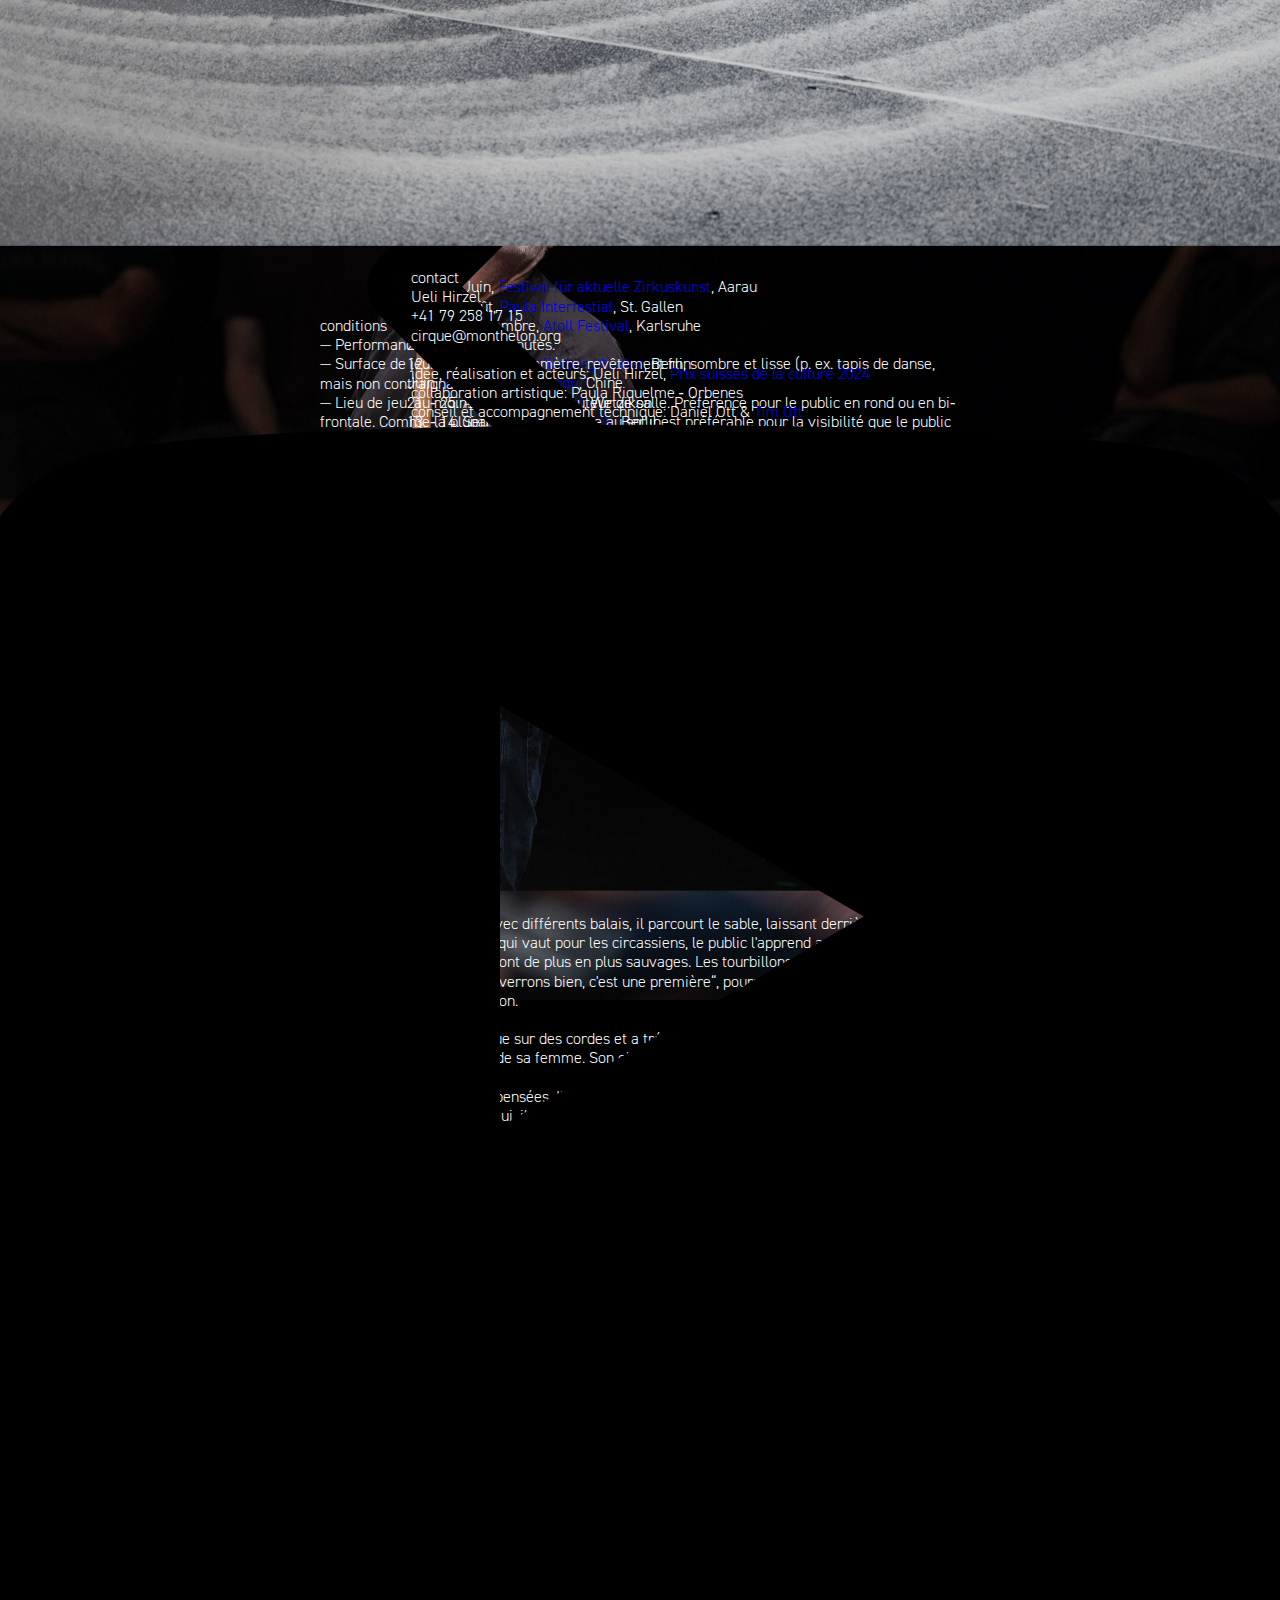
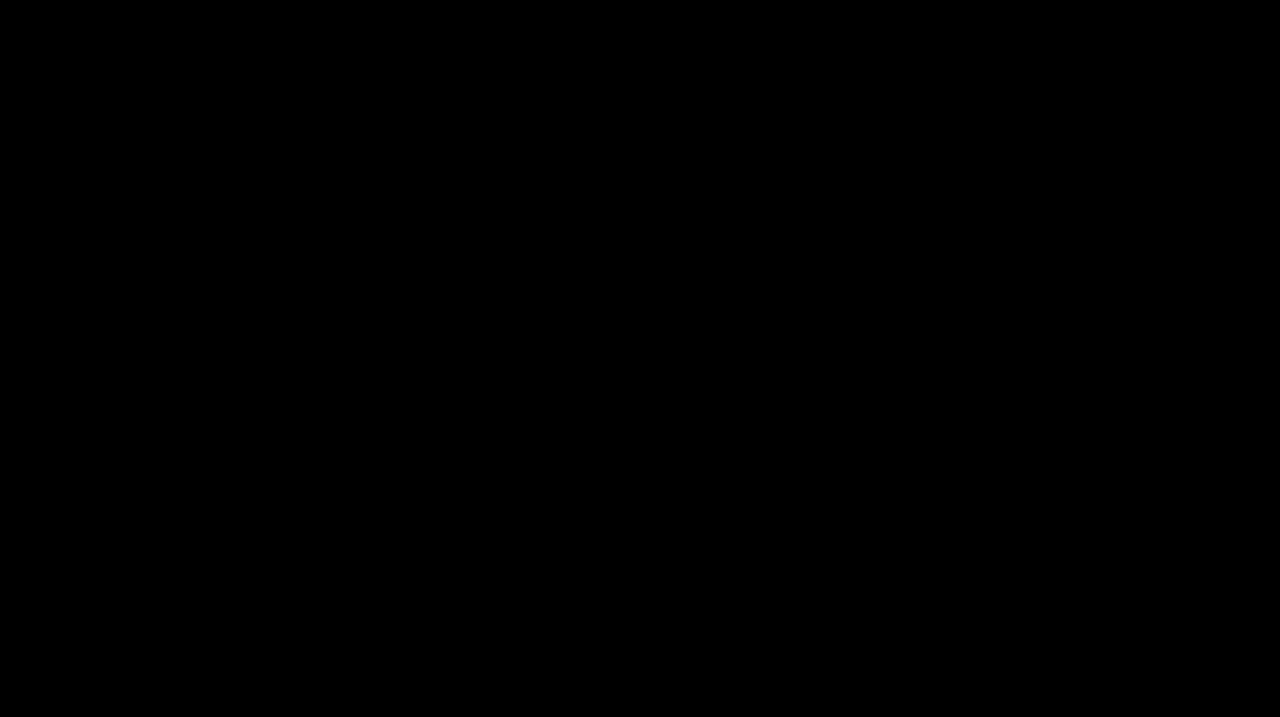
<file: fr/index.html>
<!DOCTYPE html>
<html lang="fr">
	<head>
		<meta charset="utf-8">
		<meta name="author" content="Tim Ott">
		<meta name="copyright" content="Tim Ott">
		<meta name="language" content="fr">
		<meta name="revisit-after" content="7 days">
		<meta name="robots" content="index, nofollow, noimageindex">
		<meta name="googlebot" content="index, nofollow, noimageindex">
		<meta name="viewport" content="width=device-width, initial-scale=1">
		<link rel="shortcut icon" type="image/png" href="../assets/asset_favicon.png">
		<link rel="stylesheet" type="text/css" href="../css/stylesheet.min.css">
		<meta name="title" content="sandscapes">
		<meta name="description" content="Le temps. Les cercles. Un échange introspectif ironique avec le public.">
		<meta name="keywords" content="Ueli Hirzel, sandscapes, sandscapes.ch, sandscapes ch, Mandala">
		<meta name="google-site-verification" content="Cy7y-jecs_JCCbXc_UuRG_aWLPBcD0f1XiYuP1tOQBI">
		<meta property="og:type" content="website">
		<meta property="og:site_name" content="Le temps. Les cercles. Un échange introspectif ironique avec le public."/>
		<meta property="og:url" content="https://sandscapes.ch">
		<meta property="og:image:type" content="image/jpeg">
		<meta property="og:image" content="https://sandscapes.ch/assets/tim_ott_2022_07_ueli_hirzel_sandscapes_015.jpg">
		<meta property="og:image:secure_url" content="https://sandscapes.ch/assets/tim_ott_2022_07_ueli_hirzel_sandscapes_015.jpg">
		<meta property="og:image:width" content="1400">
		<meta property="og:image:height" content="1000">
		<meta property="og:title" content="sandscapes">
		<meta property="og:description" content="Le temps. Les cercles. Un échange introspectif ironique avec le public.">
		<meta property="twitter:card" content="summary_large_image">
		<meta property="twitter:url" content="https://sandscapes.ch">
		<meta property="twitter:title" content="sandscapes">
		<meta property="twitter:description" content="Le temps. Les cercles. Un &#233;change introspectif ironique avec le public.">
		<meta property="twitter:image" content="https://sandscapes.ch/assets/tim_ott_2022_07_ueli_hirzel_sandscapes_015.jpg">
		<title>
			sandscapes &mdash; fr
		</title>
	</head>
	<body oncontextmenu="return false">
		<div class="container">
			<div class="fontL">
				sandscapes
			</div>
			<div class="fontM">
				Le temps. Les cercles. Un &#233;change introspectif ironique avec le public.
			</div>
			<div class="fontS">
				Un rond noir vide. Un pendule dessine une fine spirale de sable blanc. Le mouvement cr&#233;e des motifs, ceux&dash;ci deviennent des images. Les images s'entrelacent, l'une se superpose à l'autre: Disparition et apparition. La ronde; &#233;cho de la piste de cirque, où le danger et la vuln&#233;rabilit&#233; sont r&#233;els. Rien ne peut être cach&#233;. Tout est là.
			</div>
			<img class="imgS" src="../assets/tim_ott_2023_06_ueli_hirzel_sandscapes_191.jpg" title="&#169; tim ott" alt="&#169; tim ott">
		</div>
		<div class="container">
			<div class="fontL">
				Ueli Hirzel
			</div>
			<div class="fontS">
				Il y a longtemps, Ueli Hirzel &#233;tait acrobate de cirque, plus pr&#233;cis&#233;ment funambule. Puis il a commenc&#233; à travailler en coulisses et a cr&#233;&#233; dans son Château de Monthelon en France un espace de libert&#233; pour les artistes &#233;mergents. Avec le soutien de Hirzel, de nombreuses mises en scène novatrices et couronn&#233;es de succès ont vu le jour en dehors du courant dominant. Aujourd'hui, Ueli Hirzel ne fait plus de grandes contorsions lorsqu'il monte sur scène. Il prend quelques balais avec lui et nous montre une sorte de quintessence de la vie circassienne. Ou de la vie en elle&dash;même?
			</div>
			<div class="fontM">
				&bdquo;On pourrait l'appeler sagesse radicale de l'âge. Même si Hirzel semble tout sauf vieux lorsqu'il discute avec lui&dash;même et avec le public.&ldquo;
			</div>
			<div class="fontS">
				&mdash; Ursula Huber
			</div>
		</div>
		<img class="imgL" src="../assets/tim_ott_2023_06_ueli_hirzel_sandscapes_073.jpg" title="&#169; tim ott" alt="&#169; tim ott">
		<div class="container">
			<div class="fontL">
				presse
			</div>
			<div class="fontM">
				&bdquo;Ce n'est pas un mandala &mdash; mais c'est quand même beau&ldquo; : le festival Cirqu' mène aux origines du cirque.
			</div>
			<div class="fontS">
				Le cirque a la main mise sur Aarau. Des artistes de classe mondiale investissent les rues, les  places et les salles. Parmi eux, Ueli Hirzel est une discrète surprise.
				<div class="indent">
					Le pendule dessine un cercle dans l'autre. Le sable ruisselle du petit sac noir sur le sol, cela prend du temps. Vu d'en haut, un &bdquo;O&ldquo; s'insère dans le suivant, constant et pers&#233;v&#233;rant comme lors du &bdquo;Om&ldquo; collectif avant le cours de yoga.
				</div>
				<div class="indent">
					&bdquo;Sandscapes&ldquo; est le nom de la pièce du circassien Ueli Hirzel, qui ouvre officiellement le festival Cirqu' de cette ann&#233;e. Auparavant, la ville avait d&#233;jà accueilli des &#233;chantillons circassiens de Johann Le Guillerm, qui pr&#233;sente plusieurs productions dans cette &#233;dition. Le directeur du festival Roman Müller: &bdquo;Au Cirqu', nous voyons de grandes actions, mais le d&#233;but est petit.&ldquo; Ce n'est pas un jugement de valeur, la pièce d'ouverture nous ramène plutôt aux origines du cirque: au cercle &mdash; à la piste. Müller n'aurait donc pas pu choisir une pièce d'ouverture plus pr&#233;cise.
				</div>
			</div>
			<img class="imgS" src="../assets/tim_ott_2023_06_ueli_hirzel_sandscapes_095.jpg" title="&#169; tim ott" alt="&#169; tim ott">
			<div class="fontM">
				Avec la tondeuse à gazon à travers le jardin zen.
			</div>
			<div class="fontS">
				Ueli Hirzel a peint un tel manège avec son pendule au milieu de la &bdquo;Alte Reithalle&ldquo;. Avec diff&#233;rents balais, il parcourt le sable, laissant derrière lui des traces presque comme dans un jardin zen bouddhiste. Pas de cascades artistiques, pas d'acrobaties à couper le souffle. Calme et concentration: ce qui vaut pour les circassiens, le public l'apprend aujourd'hui.
				<div class="indent">
					Les motifs que Hirzel esquisse dans le sable à l'aide d'un frottoir et d'une serpillière sont de plus en plus sauvages. Les tourbillons se transforment en lignes qui s'enroulent en volutes exub&#233;rantes. &bdquo;Ce n'est pas un mandala, mais c'est quand même beau&ldquo;, commente Hirzel. Où cela mène&dash;t&dash;il ? &bdquo;Nous verrons bien, c'est une première&ldquo;, poursuit&dash;il. Le hasard fait bien les choses. Bientôt, il manie deux balais en même temps &dash; l'un à gauche, l'autre à droite &dash; comme s'il labourait le jardin zen avec une tondeuse à gazon.
				</div>
			</div>
			<div class="container gallery">
				<img class="imgL galleryA" title="&#169; tim ott" alt="&#169; tim ott">
				<svg class="cycleLeft" viewBox="-1 -1 18 17.5" onclick="cycleBackwardA();">
					<path fill-rule="evenodd" d="M11.354 1.646a.5.5 0 0 1 0 .708L5.707 8l5.647 5.646a.5.5 0 0 1-.708.708l-6-6a.5.5 0 0 1 0-.708l6-6a.5.5 0 0 1 .708 0z"/>
				</svg>
				<svg class="cycleRight" viewBox="-1 -1 18 17.5" onclick="cycleForwardA();">
					<path fill-rule="evenodd" d="M4.646 1.646a.5.5 0 0 1 .708 0l6 6a.5.5 0 0 1 0 .708l-6 6a.5.5 0 0 1-.708-.708L10.293 8 4.646 2.354a.5.5 0 0 1 0-.708z"/>
				</svg>
			</div>
			<div class="fontM">
				&bdquo;Sur la piste, tout est r&#233;el.&ldquo;
			</div>
			<div class="fontS">
				Ueli Hirzel est sur les pistes depuis les ann&#233;es 80, il a fait danser des visions de cirque sur des cordes et a tr&#233;buch&#233; dessus en tant que clown po&#233;tique. Il dessine le cercle pour la piste avec l'assurance d'un lanceur de couteaux qui, pour la 500e fois, vise avec sa lame juste à côt&#233; de la carotide de sa femme. Son objectif initial &#233;tait la scène de th&#233;âtre, il a d&#233;couvert le cirque parce que &bdquo;rien n'est &laquo; comme si &raquo;, mais tout est r&#233;el&ldquo;.
				<div class="indent">
					Il est tout simplement agr&#233;able de voir Hirzel tourner en rond, de suivre le fil de ses pens&#233;es. Il cite des philosophes c&#233;lèbres comme Marcel Proust &#40;&bdquo;A la recherche du temps perdu&ldquo;&#41; et Mick Jagger &#40;&bdquo;Time Is On My Side&ldquo;&#41; et tisse entre eux des pens&#233;es issues de ses 45 ans de carrière th&#233;âtrale. Oui, il s'agit peut&dash;être d'un petit pr&#233;lude silencieux au festival du cirque, mais il permet de voir en profondeur l'âme du cirque.
				</div>
			</div>
			<div class="fontS">
				&mdash; Anna Raymann<br>
				<a class="underline" href="https://www.aargauerzeitung.ch/kultur/aargau/zirkus-das-ist-kein-mandala-ld.2476355" target="_blank" rel="noopener noreferrer">Aargauer Zeitung, 19. Juni 2023</a>
			</div>
		</div>
		<div class="container">
			<div class="fontL">
				archive
			</div>
			<div class="fontS">
				<a class="underline" href="../archiv/" target="_blank" rel="noopener noreferrer">Acc&#232;s &#224; l'archive ici</a>
			</div>
		</div>
		<div class="container">
			<div class="fontL">
				tourn&#233;e
			</div>
			<div class="fontM">
				2023
			</div>
			<div class="fontS">
				15. &dash; 25. Juin, <a class="underline" href="https://www.cirquaarau.ch/" target="_blank" rel="noopener noreferrer">Festival für aktuelle Zirkuskunst</a>, Aarau<br>
				16. &dash; 26. Août, <a class="underline" href="https://www.paula-interfestival.ch/" target="_blank" rel="noopener noreferrer">Paula Interfestial</a>, St. Gallen<br>
				13. &dash; 24. Septembre, <a class="underline" href="https://www.atoll-festival.de/" target="_blank" rel="noopener noreferrer">Atoll Festival</a>, Karlsruhe
			</div>
			<div class="fontM">
				2024
			</div>
			<div class="fontS">
				12. &dash; 13. Janvier, <a class="underline" href="https://pfefferberg-theater.de/" target="_blank" rel="noopener noreferrer">Pfefferbergtheater</a>, Berlin<br>
				Juin, <a class="underline" href="https://resartis.org/listings/luxelakese%C2%88a4-art-museum/" target="_blank" rel="noopener noreferrer">r&#233;sidence à Chengdu</a>, Chine<br>
				21. &dash; 25. Août, <a class="underline" href="https://faerberwiese.ch" target="_blank" rel="noopener noreferrer">Färbifestival</a>, Wetzikon<br>
				13. &dash; 14. Septembre, <a class="underline" href="https://www.ufafabrik.de/de/spielplan.html" target="_blank" rel="noopener noreferrer">Ufa Fabrik</a>, Berlin<br>
				Octobre, r&#233;sidence à Chengdu, Chine<br>
				5. Octobre, M&oslash;&oslash;n Festival M&oslash;n, Danemark<br>
				15. &dash; 16. Novembre, <a class="underline" href="https://www.ontheedge.at/" target="_blank" rel="noopener noreferrer">On the Edge Festival</a>, Vienne<br>
				23, 29. &dash; 30. Novembre, <a class="underline" href="https://www.stationcircus.ch/" target="_blank" rel="noopener noreferrer">Station Circus</a>, Bâle<br>
				13. &dash; 14. D&#233;cembre, <a class="underline" href="https://www.theater-ticino.ch" target="_blank" rel="noopener noreferrer">Theatro Ticino</a>, Wädenswil
			</div>
			<div class="fontM">
				2025
			</div>
			<div class="fontS">
				18. &dash; 21. Juillet, Das Kleine Fest, Hannover<br>
				24. &dash; 27. Juillet, Art et Culture, Gervanne&dash;Sye<br>
				4. &dash; 5. Septembre, Homo Novus Festival, Riga<br>
				4. &dash; 5. Octobre, Impulsbazar Holdenweid, Basel ( confirmation à suivre )<br>
				<br>
				Tourn&#233;e en cours.
			</div>
		</div>
		<div class="container gallery">
			<img class="imgL galleryB" title="&#169; tim ott" alt="&#169; tim ott">
			<svg class="cycleLeft" viewBox="-1 -1 18 17.5" onclick="cycleBackwardB();">
				<path fill-rule="evenodd" d="M11.354 1.646a.5.5 0 0 1 0 .708L5.707 8l5.647 5.646a.5.5 0 0 1-.708.708l-6-6a.5.5 0 0 1 0-.708l6-6a.5.5 0 0 1 .708 0z"/>
			</svg>
			<svg class="cycleRight" viewBox="-1 -1 18 17.5" onclick="cycleForwardB();">
				<path fill-rule="evenodd" d="M4.646 1.646a.5.5 0 0 1 .708 0l6 6a.5.5 0 0 1 0 .708l-6 6a.5.5 0 0 1-.708-.708L10.293 8 4.646 2.354a.5.5 0 0 1 0-.708z"/>
			</svg>
		</div>
		<div class="container">
			<div class="fontL">
				conditions
			</div>
			<div class="fontS">
				&mdash; Performance en solo, 50 minutes.<br>
				&mdash; Surface de jeu: 8 mètres de diamètre, revêtement fin, sombre et lisse &#40;p. ex. tapis de danse, mais non contraignant&#41;.<br>
				&mdash; Lieu de jeu: au moins 5 mètres de hauteur de salle. Pr&#233;f&#233;rence pour le public en rond ou en bi&dash;frontale. Comme la plupart du jeu se passe au sol il est pr&#233;f&#233;rable pour la visibilit&#233; que le public soit assis l&#233;gèrement en hauteur. Toute rang&#233;e de sièges suppl&#233;mentaire &#233;ventuelle doit être plus haute que celle qui la pr&#233;cède.<br>
				&mdash; Point de suspension: entre 4.50 et 5.50 mètres. Hauteur hauban&#233;e pour un pendule de 10kg.<br>
				&mdash; Lumière: un cercle de 8 mètres &mdash; à d&#233;finir selon le lieu de jeu.<br>
				&mdash; Pas de son.<br>
				&mdash; Nombre de spectateurs: selon le lieu de jeu.<br>
				&mdash; Montage 1 service hors lumières.<br>
				&mdash; Arrivage la veille de la première repr&#233;sentation.
			</div>
		</div>
		<div class="container gallery">
			<img class="imgL galleryC" title="&#169; tim ott" alt="&#169; tim ott">
			<svg class="cycleLeft" viewBox="-1 -1 18 17.5" onclick="cycleBackwardC();">
				<path fill-rule="evenodd" d="M11.354 1.646a.5.5 0 0 1 0 .708L5.707 8l5.647 5.646a.5.5 0 0 1-.708.708l-6-6a.5.5 0 0 1 0-.708l6-6a.5.5 0 0 1 .708 0z"/>
			</svg>
			<svg class="cycleRight" viewBox="-1 -1 18 17.5" onclick="cycleForwardC();">
				<path fill-rule="evenodd" d="M4.646 1.646a.5.5 0 0 1 .708 0l6 6a.5.5 0 0 1 0 .708l-6 6a.5.5 0 0 1-.708-.708L10.293 8 4.646 2.354a.5.5 0 0 1 0-.708z"/>
			</svg>
		</div>
		<div class="container">
			<div class="fontL">
				contact
			</div>
			<div class="fontS">
				Ueli Hirzel<br>
				<a class="underline" id="tel" onclick="tel();"></a><br>
				<a class="underline" id="mail" onclick="mail();"></a><br><br>
				id&#233;e, r&#233;alisation et acteurs: Ueli Hirzel, 
				<a class="underline" href="https://www.schweizerkulturpreise.ch/awards/de/home/darstellende-kuenste/dk-archiv/dk-2024/ueli-hirzel.html" target="_blank" rel="noopener noreferrer">Prix suisses de la culture 2024</a><br>
				collaboration artistique: Paula Riquelme &dash; Orbenes<br>
				conseil et accompagnement technique: Daniel Ott &amp; <a class="underline" href="https://www.timott.ch" target="_blank" rel="noopener noreferrer">Tim Ott</a><br>
				photographie et conception de sites web: <a class="underline" href="https://www.timott.ch" target="_blank" rel="noopener noreferrer">Tim Ott</a><br>
				costume: Kurzschluss &dash; Ranka Delic<br><br>
				cr&#233;e au:<br><br>
				<a class="underline" href="https://www.monthelon.org/" target="_blank" rel="noopener noreferrer">Château de Monthelon</a>, Montr&#233;al &#40;FR&#41;<br>
				<a class="underline" href="https://kulti.ch/" target="_blank" rel="noopener noreferrer">Kulturfabrik</a>, Wetzikon &#40;CH&#41;<br>
				<a class="underline" href="https://www.monopol-berlin.com/" target="_blank" rel="noopener noreferrer">Monopol</a>, Berlin &#40;DE&#41;<br>
				<a class="underline" href="https://pfefferberg-theater.de/" target="_blank" rel="noopener noreferrer">Pfefferbergtheater</a>, Berlin &#40;DE&#41;<br><br>
				<a class="underline" href="../de/">Deutsch</a> &mdash; <a class="underline" href="../en/">English</a> &mdash; Francais
			</div>
		</div>
		<div class="container" id="video">
			<a class="imgL" href="https://youtu.be/VWTwjSmzDLw" target="_blank" rel="noopener noreferrer">
				<img class="imgL" src="../assets/tim_ott_2022_07_ueli_hirzel_sandscapes_015.jpg" title="&#169; tim ott" alt="&#169; tim ott">
				<svg xmlns="http://www.w3.org/2000/svg" viewBox="0 0 16 16">
					<path d="M8.051 1.999h.089c.822.003 4.987.033 6.11.335a2.01 2.01 0 0 1 1.415 1.42c.101.38.172.883.22 1.402l.01.104.022.26.008.104c.065.914.073 1.77.074 1.957v.075c-.001.194-.01 1.108-.082 2.06l-.008.105-.009.104c-.05.572-.124 1.14-.235 1.558a2.007 2.007 0 0 1-1.415 1.42c-1.16.312-5.569.334-6.18.335h-.142c-.309 0-1.587-.006-2.927-.052l-.17-.006-.087-.004-.171-.007-.171-.007c-1.11-.049-2.167-.128-2.654-.26a2.007 2.007 0 0 1-1.415-1.419c-.111-.417-.185-.986-.235-1.558L.09 9.82l-.008-.104A31.4 31.4 0 0 1 0 7.68v-.123c.002-.215.01-.958.064-1.778l.007-.103.003-.052.008-.104.022-.26.01-.104c.048-.519.119-1.023.22-1.402a2.007 2.007 0 0 1 1.415-1.42c.487-.13 1.544-.21 2.654-.26l.17-.007.172-.006.086-.003.171-.007A99.788 99.788 0 0 1 7.858 2h.193zM6.4 5.209v4.818l4.157-2.408L6.4 5.209z"/>
				</svg>
			</a>
		</div>
		<script src="../js/gallery.min.js">
		</script>
		<script src="../js/contact.min.js">
		</script>
	</body>
</html>
</file>
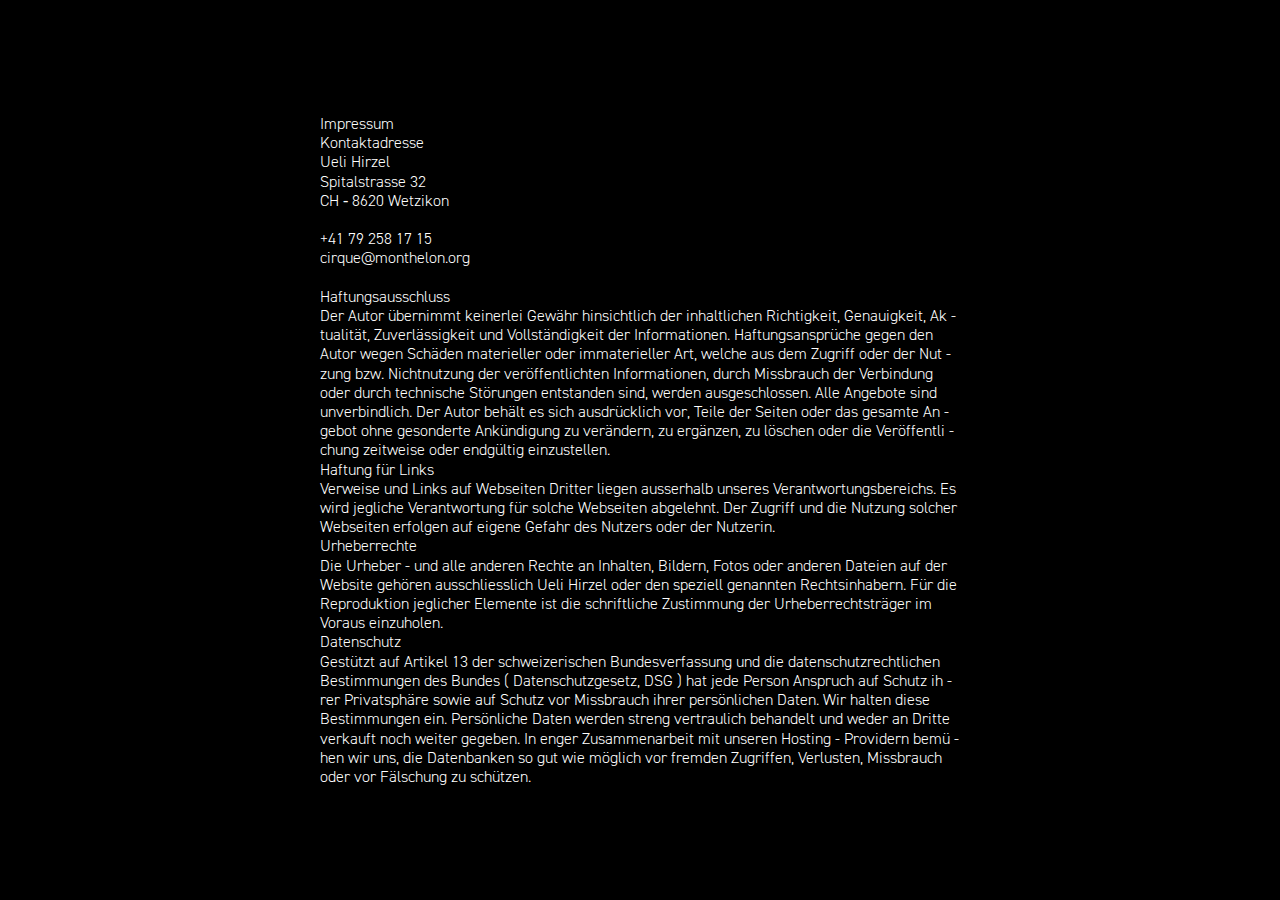
<file: impressum/index.html>
<!DOCTYPE html>
<html lang="de">
    <head>
        <meta charset="utf-8">
        <meta name="author" content="Tim Ott">
        <meta name="copyright" content="Tim Ott">
        <meta name="language" content="de">
        <meta name="revisit-after" content="7 days">
        <meta name="robots" content="index, nofollow, noimageindex">
        <meta name="googlebot" content="index, nofollow, noimageindex">
        <meta name="viewport" content="width=device-width, initial-scale=1">
        <link rel="shortcut icon" type="image/png" href="../assets/asset_favicon.png">
        <link rel="stylesheet" type="text/css" href="../css/stylesheet.min.css">
        <meta name="title" content="sandscapes">
        <meta name="description" content="Impressum">
        <meta name="keywords" content="Ueli Hirzel, sandscapes, sandscapes.ch, sandscapes ch">
        <meta name="google-site-verification" content="Cy7y-jecs_JCCbXc_UuRG_aWLPBcD0f1XiYuP1tOQBI">
        <meta property="og:type" content="website">
        <meta property="og:site_name" content="Impressum"/>
        <meta property="og:url" content="https://sandscapes.ch">
        <meta property="og:image:type" content="image/jpeg">
        <meta property="og:image" content="https://sandscpaes.ch/assets/asset_tim_ott_2022_07_ueli_hirzel_sandscapes_015.jpg">
        <meta property="og:image:secure_url" content="https://sandscpaes.ch/assets/asset_tim_ott_2022_07_ueli_hirzel_sandscapes_015.jpg">
        <meta property="og:image:width" content="1400">
        <meta property="og:image:height" content="1000">
        <meta property="og:title" content="sandscapes">
        <meta property="og:description" content="Impressum">
        <meta property="twitter:card" content="summary_large_image">
        <meta property="twitter:url" content="https://sandscapes.ch">
        <meta property="twitter:title" content="sandscapes">
        <meta property="twitter:description" content="Impressum">
        <meta property="twitter:image" content="https://sandscpaes.ch/assets/asset_tim_ott_2022_07_ueli_hirzel_sandscapes_015.jpg">
        <title>
            sandscapes &mdash; impressum
        </title>
    </head>
    <body oncontextmenu="return false">
        <div class="container">
            <div class="description">
                Impressum
            </div>
            <div class="quote">
                Kontaktadresse
            </div>
            <div class="content">
                Ueli Hirzel<br>
                Spitalstrasse 32<br>
                CH &dash; 8620 Wetzikon<br><br>
                <a class="underline" id="tel" onclick="tel();"></a><br>
                <a class="underline" id="mail" onclick="mail();"></a><br><br>
            </div>
            <div class="quote">
                Haftungsausschluss
            </div>
            <div class="content">
                Der Autor übernimmt keinerlei Gewähr hinsichtlich der inhaltlichen Richtigkeit, Genauigkeit, Aktualität, Zuverlässigkeit und Vollständigkeit der Informationen. Haftungsansprüche gegen den Autor wegen Schäden materieller oder immaterieller Art, welche aus dem Zugriff oder der Nutzung bzw. Nichtnutzung der veröffentlichten Informationen, durch Missbrauch der Verbindung oder durch technische Störungen entstanden sind, werden ausgeschlossen. Alle Angebote sind unverbindlich. Der Autor behält es sich ausdrücklich vor, Teile der Seiten oder das gesamte Angebot ohne gesonderte Ankündigung zu verändern, zu ergänzen, zu löschen oder die Veröffentlichung zeitweise oder endgültig einzustellen.
            </div>
            <div class="quote">
                Haftung für Links
            </div>
            <div class="content">
                Verweise und Links auf Webseiten Dritter liegen ausserhalb unseres Verantwortungsbereichs. Es wird jegliche Verantwortung für solche Webseiten abgelehnt. Der Zugriff und die Nutzung solcher Webseiten erfolgen auf eigene Gefahr des Nutzers oder der Nutzerin.
            </div>
            <div class="quote">
                Urheberrechte
            </div>
            <div class="content">
                Die Urheber - und alle anderen Rechte an Inhalten, Bildern, Fotos oder anderen Dateien auf der Website gehören ausschliesslich Ueli Hirzel oder den speziell genannten Rechtsinhabern. Für die Reproduktion jeglicher Elemente ist die schriftliche Zustimmung der Urheberrechtsträger im Voraus einzuholen.
            </div>
            <div class="quote">
                Datenschutz
            </div>
            <div class="content">
                Gestützt auf Artikel 13 der schweizerischen Bundesverfassung und die datenschutzrechtlichen Bestimmungen des Bundes ( Datenschutzgesetz, DSG ) hat jede Person Anspruch auf Schutz ihrer Privatsphäre sowie auf Schutz vor Missbrauch ihrer persönlichen Daten. Wir halten diese Bestimmungen ein. Persönliche Daten werden streng vertraulich behandelt und weder an Dritte verkauft noch weiter gegeben. In enger Zusammenarbeit mit unseren Hosting - Providern bemühen wir uns, die Datenbanken so gut wie möglich vor fremden Zugriffen, Verlusten, Missbrauch oder vor Fälschung zu schützen.
            </div>
        </div>
        <script src="../js/contact.min.js">
        </script>
    </body>
</html>
</file>
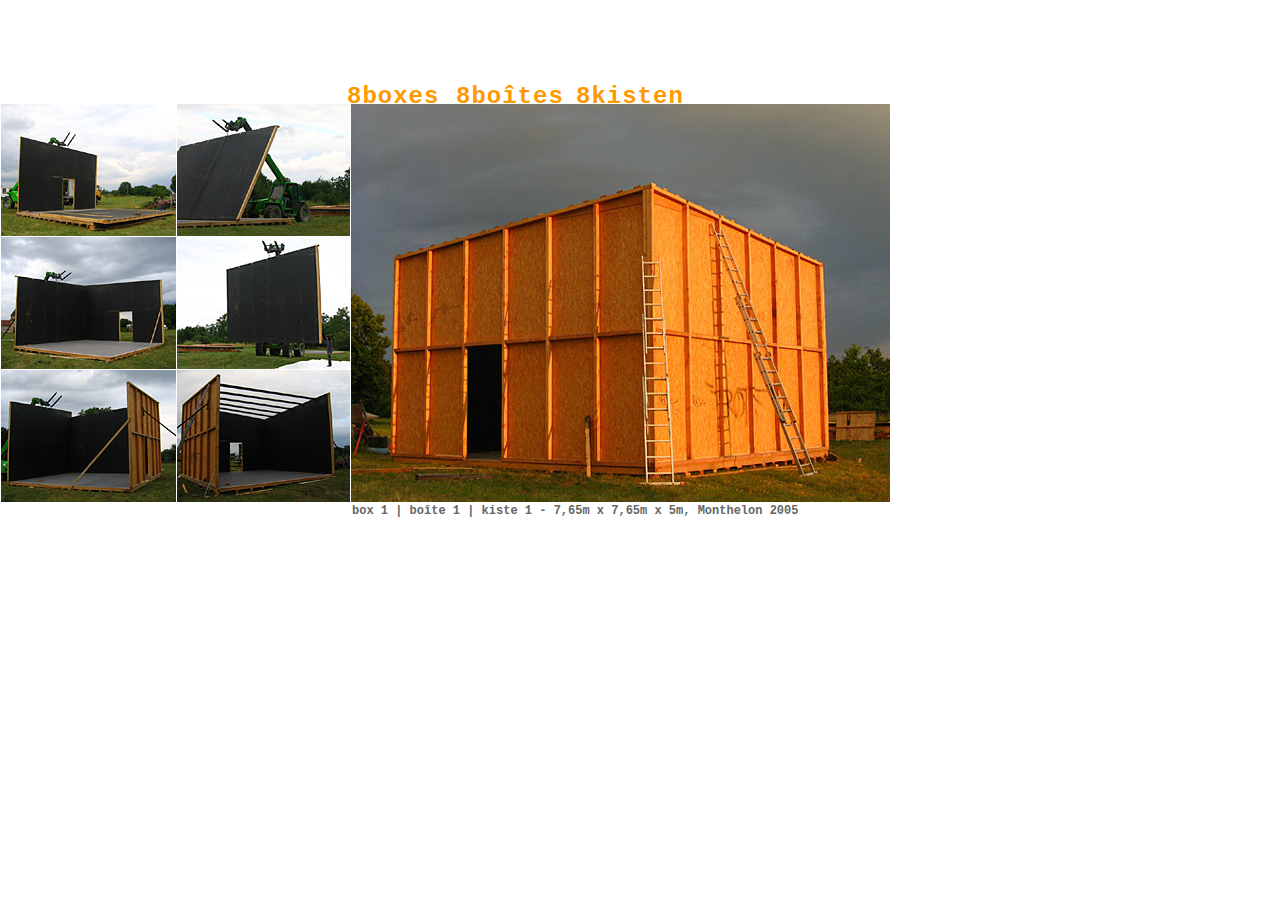
<file: archiv/8boxes/index.htm>
<html><head><title>boxes</title><meta http-equiv="Content-Type" content="text/html; charset=iso-8859-1"><meta name="author" content="susann immekeppel, su immekeppel, su yambor, Su Alois, Su Alois immekeppel, susanna habraschka"></head><frameset rows="103,*" frameborder="NO" border="0" framespacing="0" scrolling="no">  <frame src="b_top.htm" name="leftFrame" scrolling="NO" noresize marginwidth="0" marginheight="0">  <frame src="b_start.htm" name="main" scrolling="auto" noresize></frameset><noframes><body></body></noframes></html>
</file>
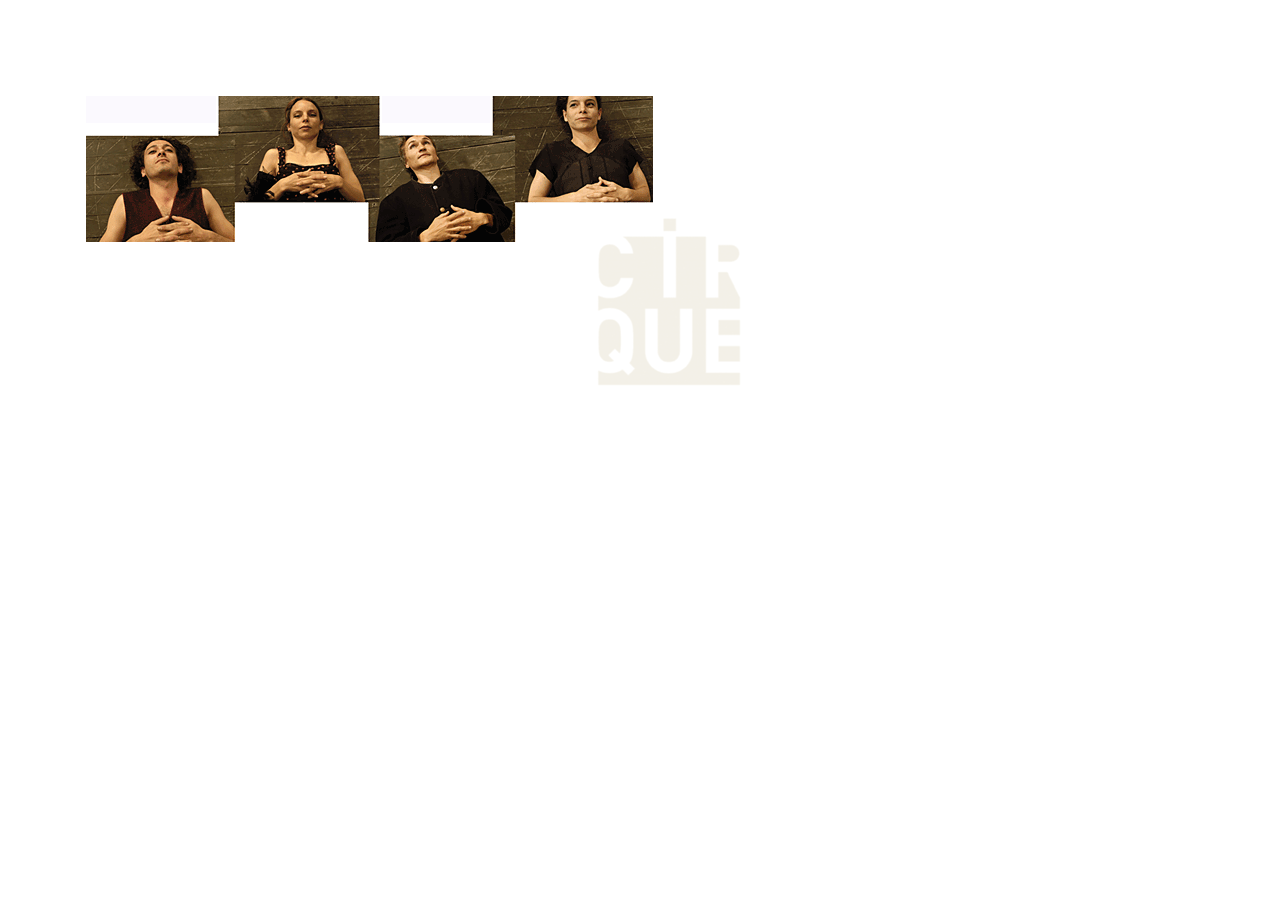
<file: archiv/cirque/index.htm>
<!DOCTYPE HTML PUBLIC "-//W3C//DTD HTML 4.01 Transitional//EN""http://www.w3.org/TR/html4/loose.dtd"><html><head><title>cirque_</title><meta http-equiv="Content-Type" content="text/html; charset=iso-8859-1"><script language="JavaScript"><!--function virtuell(){F1 =  window.open("mainframe.html","virtuell","width=750, height=700, scrollbars=auto, toolbar=no resizable=no");F1.focus();}function MM_swapImgRestore() { //v3.0  var i,x,a=document.MM_sr; for(i=0;a&&i<a.length&&(x=a[i])&&x.oSrc;i++) x.src=x.oSrc;}function MM_preloadImages() { //v3.0  var d=document; if(d.images){ if(!d.MM_p) d.MM_p=new Array();    var i,j=d.MM_p.length,a=MM_preloadImages.arguments; for(i=0; i<a.length; i++)    if (a[i].indexOf("#")!=0){ d.MM_p[j]=new Image; d.MM_p[j++].src=a[i];}}}function MM_swapImgRestore() { //v3.0  var i,x,a=document.MM_sr; for(i=0;a&&i<a.length&&(x=a[i])&&x.oSrc;i++) x.src=x.oSrc;}function MM_findObj(n, d) { //v4.01  var p,i,x;  if(!d) d=document; if((p=n.indexOf("?"))>0&&parent.frames.length) {    d=parent.frames[n.substring(p+1)].document; n=n.substring(0,p);}  if(!(x=d[n])&&d.all) x=d.all[n]; for (i=0;!x&&i<d.forms.length;i++) x=d.forms[i][n];  for(i=0;!x&&d.layers&&i<d.layers.length;i++) x=MM_findObj(n,d.layers[i].document);  if(!x && d.getElementById) x=d.getElementById(n); return x;}function MM_swapImage() { //v3.0  var i,j=0,x,a=MM_swapImage.arguments; document.MM_sr=new Array; for(i=0;i<(a.length-2);i+=3)   if ((x=MM_findObj(a[i]))!=null){document.MM_sr[j++]=x; if(!x.oSrc) x.oSrc=x.src; x.src=a[i+2];}}//--></script></head><body onLoad="MM_preloadImages('cirq_frame/Logo2Cirque.gif')"><meta name="keywords" content="cirque, ueli hirzel, signet salois, susann immekeppel"><div id="Layer1" style="position:absolute; left:86px; top:96px; width:454px; height:146px; z-index:2; visibility: visible;"><img src="cirq_frame/montage1A.gif" width="567" height="146"></div><div id="Layer2" style="position:absolute; left:7px; top:29px; width:748px; height:368px; z-index:3"><table width="743" height="365"  border="0" align="left"  id="1">  <tr>    <th align="right" valign="bottom" scope="col"><a href="javascript:virtuell();" target="_self" onMouseOut="MM_swapImgRestore()" onMouseOver="MM_swapImage('logo','','cirq_frame/Logo2Cirque.gif',1)"><img src="cirq_frame/Logo-Cirque.gif" name="logo" width="156" height="184" border="0"></a></th>  </tr></table></div></body></html>
</file>
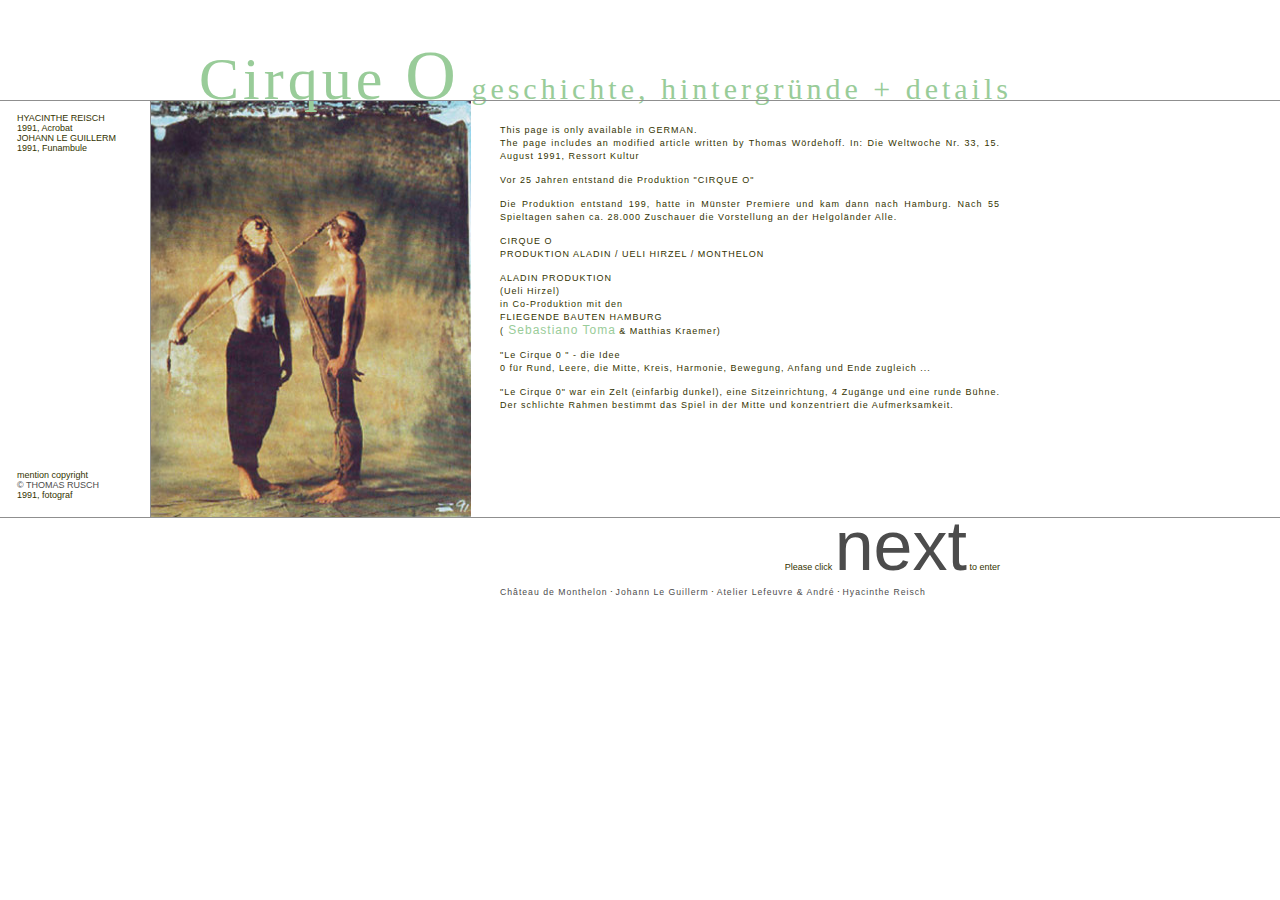
<file: archiv/cirqueO/index.html>
<!DOCTYPE HTML PUBLIC "-//W3C//DTD HTML 4.01 Transitional//EN" "http://www.w3.org/TR/html4/loose.dtd">
<html>
<head>
<title>:: _ CIRQUE O _ :: EMMANUELLE JAQUELINE, BERTRAND DUVAL, JOHANN LE GUILLERM, HYACINTHE REISCH, JEAN_PAUL LEVEBRE</title>
<meta name="description" content="Akrobaten aus den Dunkelkammern des Unterbewußtseins :: CIRQUE O :  Geschichte, Hintergründe und Details">
<meta name="keywords" content="Zirkus, Cirque, Que-cir-Que, LEs Pocheros, Bertrand Duval, Johann Le Guillerm, Emmanuelle Jaqueline, Jean-Paul Lefeuvre, Ueli Hirzel, Didier Anndré, Su Alois Immekeppel, Nouveau Cirque, Château de Monthelon, Circus">
<meta name="author" content="susann immekeppel, su immekeppel, su yambor, Su Alois, Su Alois immekeppel, susanna habraschka">
<meta http-equiv="Content-Type" content="text/html; charset=utf-8">
<link href="ciro.css" rel="stylesheet" type="text/css">
<style type="text/css">
<!--

body {
	background-color: #FFFFFF;
	font-family: Verdana, Arial, Helvetica, sans-serif;
	margin-left: 0px;
	margin-top: 0px;
	margin-right: 0px;
	margin-bottom: 0px;
	font-size: 9px;
	color: #333300;
}
a {
	font-size: 9px;
	color: #333300;
}
a:link {
	text-decoration: none;
	color: #4C4C4C;
}
a:visited {
	text-decoration: none;
	color: #99CC99;
}
a:hover {
	text-decoration: none;
	color: #99CC99;
}
a:active {
	text-decoration: none;
	color: #D9D9D9;
}
.style2 {font-size: 60px;
text-transform:capitalize;}
.style3 {font-size: 70px}
.Stil1 {
	font-size: 12px;
	color: #99CC99;
}
-->
</style>
<script language="JavaScript" type="text/JavaScript">
<!--
function MM_swapImgRestore() { //v3.0
  var i,x,a=document.MM_sr; for(i=0;a&&i<a.length&&(x=a[i])&&x.oSrc;i++) x.src=x.oSrc;
}

function MM_preloadImages() { //v3.0
  var d=document; if(d.images){ if(!d.MM_p) d.MM_p=new Array();
    var i,j=d.MM_p.length,a=MM_preloadImages.arguments; for(i=0; i<a.length; i++)
    if (a[i].indexOf("#")!=0){ d.MM_p[j]=new Image; d.MM_p[j++].src=a[i];}}
}

function MM_findObj(n, d) { //v4.01
  var p,i,x;  if(!d) d=document; if((p=n.indexOf("?"))>0&&parent.frames.length) {
    d=parent.frames[n.substring(p+1)].document; n=n.substring(0,p);}
  if(!(x=d[n])&&d.all) x=d.all[n]; for (i=0;!x&&i<d.forms.length;i++) x=d.forms[i][n];
  for(i=0;!x&&d.layers&&i<d.layers.length;i++) x=MM_findObj(n,d.layers[i].document);
  if(!x && d.getElementById) x=d.getElementById(n); return x;
}

function MM_swapImage() { //v3.0
  var i,j=0,x,a=MM_swapImage.arguments; document.MM_sr=new Array; for(i=0;i<(a.length-2);i+=3)
   if ((x=MM_findObj(a[i]))!=null){document.MM_sr[j++]=x; if(!x.oSrc) x.oSrc=x.src; x.src=a[i+2];}
}
//-->
</script>
<script language="JavaScript" type="text/JavaScript">
<!--
function MM_reloadPage(init) {  //reloads the window if Nav4 resized
  if (init==true) with (navigator) {if ((appName=="Netscape")&&(parseInt(appVersion)==4)) {
    document.MM_pgW=innerWidth; document.MM_pgH=innerHeight; onresize=MM_reloadPage; }}
  else if (innerWidth!=document.MM_pgW || innerHeight!=document.MM_pgH) location.reload();
}
MM_reloadPage(true);
//-->
</script>
</head>

<body onLoad="MM_preloadImages('cirO_pho/cirque_10.jpg')">

<div style="position: absolute; top: 100px; left: 0px; height: 1px; width: 100%; background-color: #8F8F8F; z-index: 2;">&nbsp;</div>
<div style="position: absolute; left: 17px; top: 470px; width: 117px; height: 50px; z-index: auto;">
  <div>mention copyright <br>
  <a href="http://www.thomasrusch.com" target="_blank">&copy; THOMAS RUSCH</a> <br> 
  1991, fotograf</div></div>
  <div style="position: absolute; left: 17px; top: 104px; width: 128px; height: 40px; z-index: auto">
    <p>HYACINTHE REISCH <br>
    1991, Acrobat <br>
    JOHANN LE GUILLERM <br>
    1991, Funambule</p>
</div>
<div class="content">
<div class="contentPic"><a href="#" onMouseOut="MM_swapImgRestore()" onMouseOver="MM_swapImage('H&J','','cirO_pho/cirque_10.jpg',1)"><img src="cirO_pho/cirque_11.jpg" alt="Hyacinthe Reisch+Johann Le Guillerm" name="H&J" width="320" height="417" border="0"></a></div>
<div class="textbox"><table width="100%"  height="433" border="0" cellspacing="0" cellpadding="0">
  <tr>
    <td valign="top" height="405"><p class="text"><br>This page is  only available in GERMAN.<br>
      The page includes an modified article written by 
          Thomas W&ouml;rdehoff. In: Die Weltwoche Nr. 33, 15. August 1991, Ressort Kultur </p>
      <p class="text">Vor 25 Jahren entstand die Produktion &quot;CIRQUE O&quot;</p>
      <p class="text">Die Produktion entstand 199, hatte in Münster Premiere  und kam dann nach Hamburg. Nach 55 Spieltagen sahen ca. 28.000 Zuschauer die Vorstellung an der Helgoländer Alle.</p>
      <p class="text">CIRQUE O<br>
        PRODUKTION ALADIN / UELI HIRZEL / MONTHELON</p>
      <p class="text"> ALADIN PRODUKTION<br>
        (Ueli Hirzel) <br>
        in Co-Produktion mit den<br>
        FLIEGENDE BAUTEN HAMBURG<br>
        (<a href="http://www.sebastiano.de/cirque-o/" target="_blank"><span class="Stil1"> Sebastiano Toma</span></a> &amp; Matthias Kraemer)</p>
      <p class="text">&quot;Le Cirque 0 &quot; - die Idee<br>
        0 für Rund, Leere, die Mitte, Kreis, Harmonie, Bewegung, Anfang und Ende zugleich ...</p>
      <p class="text">&quot;Le Cirque 0&quot; war ein Zelt (einfarbig dunkel), eine Sitzeinrichtung, 4 Zugänge und eine runde Bühne. Der schlichte Rahmen bestimmt das Spiel in der Mitte und konzentriert die Aufmerksamkeit.</p>
      <p class="text">&nbsp;</p></td>
  </tr>
  <tr>
    <td height="16" align="right" valign="top">Please click <a href="text/page01.html" target="_self"><span class="style3">next</span></a> to enter</td>
  </tr>
  <tr>
    <td height="10" valign="bottom"><a href="http://monthelon.org/" target="_blank" class="link"> Ch&acirc;teau de Monthelon</a> &sdot; <a href="http://www.johannleguillerm.com" target="_blank" class="link">Johann Le Guillerm</a> &sdot; <a href="http://www.lefeuvre-andre.com/" target="_blank" class="link">Atelier Lefeuvre &amp; Andr&eacute;</a> &sdot; <a href="http://hyaquadire-que.com" target="_blank" class="link">Hyacinthe Reisch</a></td>
  </tr>
</table>

</div>
</div>

<div style="position: absolute; top: 517px; left: 0px; height: 1px; width: 100%; background-color: #8F8F8F; z-index: 3;">&nbsp;
</div>
<div class="contentHeadBox" id="top"><span class="style2">cirque <span class="style3">O</span></span> Geschichte, Hintergr&uuml;nde + Details</div>
</body>
</html>
</file>
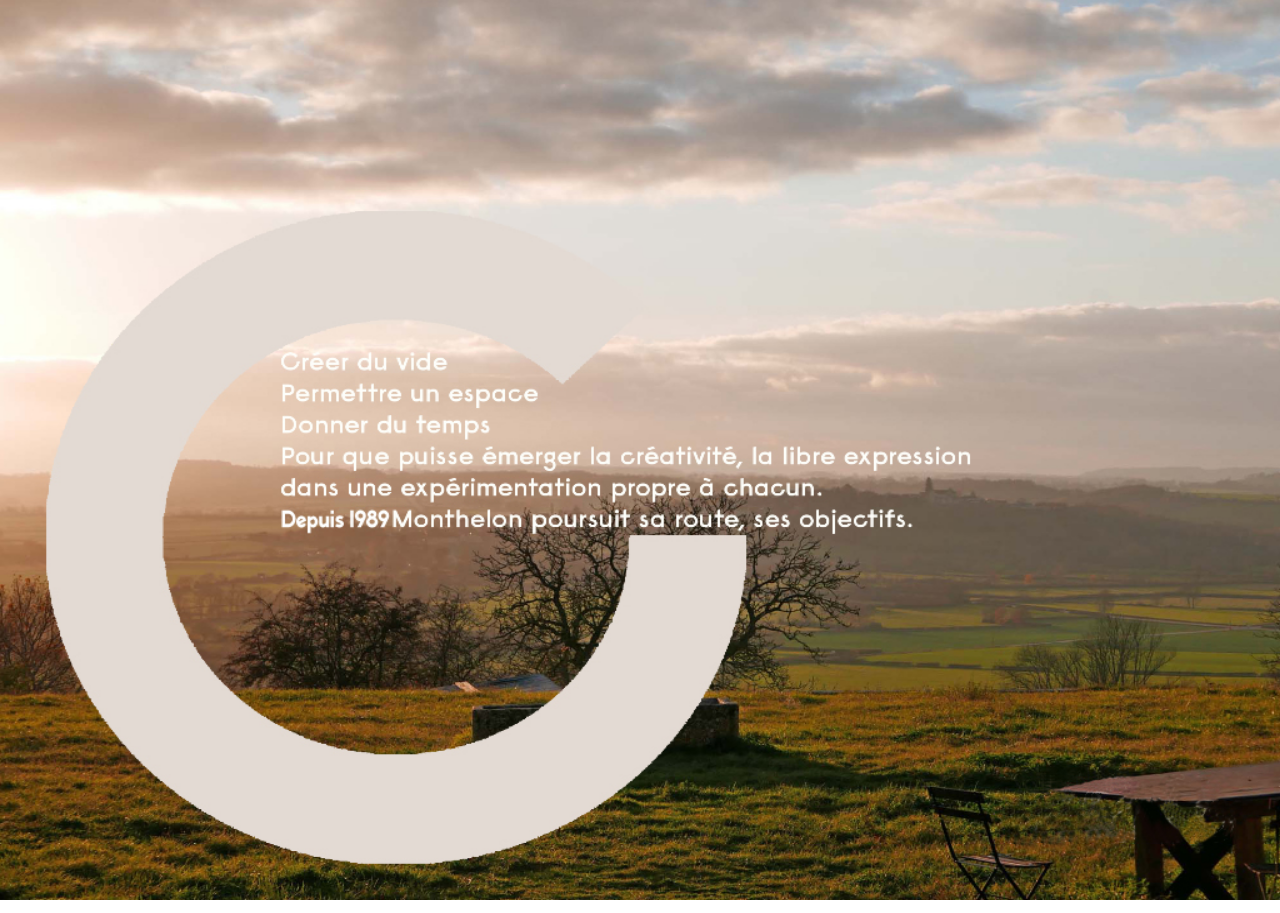
<file: archiv/monthelon_archive/index.htm>
<html>
<head>
	<title>monthelon - un lieu de projets artistiques multidisciplinaires et transgressant les genres</title>
    <meta name="author" content="susann immekeppel,  su tiqqun, su yambor, Su Alois, Su Alois immekeppel, susanna habraschka, su alois habraschka">
<link rel="shortcut icon" type="image/x-icon" href="favicon.ico">
	<script type="text/javascript" src="http://jqueryjs.googlecode.com/files/jquery-1.3.1.js"></script>
	<script type="text/javascript" src="supersized.1.0.js"></script>
	<script type="text/javascript">
	
	$(function(){
		$.fn.supersized.options = {  
			startwidth: 1024,  
			startheight: 768,
			minsize: .50,
			slideshow: 1,
			slideinterval: 4000  
		};
        $('#supersize').supersized(); 
    });

</script>
		
	</script>
	<style type="text/css">
		*{
			margin:0;
			padding:0;
			font:60px "Gotham Black", Arial, sans-serif;
			color:#FFF;
		}
		img{
			border:none;
		}
		body {
			overflow:hidden;/*Needed to eliminate scrollbars*/
		}
		#content{
			margin:0px auto;
			height:100px;
			width:100%;
			bottom:5%;
			background-color:#262626;
			border-top:3px solid #4F4F4F;
			border-bottom:3px solid #4F4F4F;
			position:absolute;
		}
		#contentframe{
			text-align:center;
		}
		
		/*Supersize Plugin Styles*/
		#supersize img, #supersize a{
			height:100%;
			width:100%;
			display:none;
		}
		#supersize .activeslide, #supersize .activeslide img{
			display:inline;
		}

	</style>
</head>

<body>

<div id="supersize">
	<a href="actuelle/index.html" target="_self" class="activeslide"><img src="pho/monthelon.jpg" alt="yard and view of ch&acirc;teau de monthelon"/></a>
	<a href="actuelle/index.html"><img src="pho/background2.jpg"/></a></div>

</body>
</html>
</file>
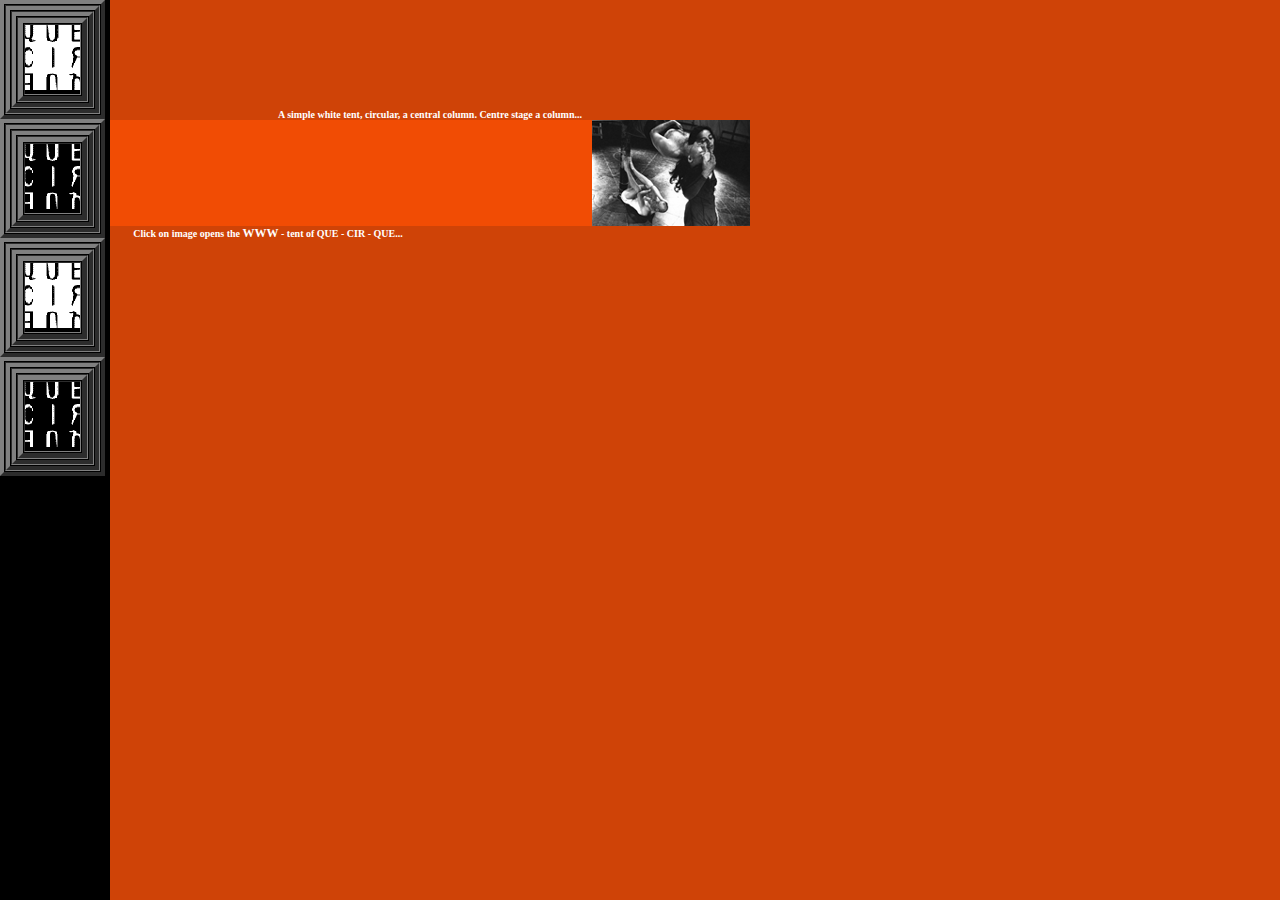
<file: archiv/quecirque/index.html>
<!DOCTYPE HTML PUBLIC "-//IETF//DTD HTML 3.2//EN"> <HTML>  <HEAD>   <META HTTP-EQUIV="keywords" CONTENT="HTML 2, HTML3.2;charset=iso-8859-1">    <meta name="author" content="susann immekeppel, su immekeppel, su yambor, Su Alois, Su Alois immekeppel, susanna habraschka">     <TITLE>que - cir - que</TITLE>      </HEAD><FRAMESET cols="110,*" Border=0 Frameborder=0><FRAME SRC="links.html" marginwidth=0 marginheight=0 scrolling=no NAME="links" NORESIZE><FRAME SRC="aussen.html" marginwidth=0 marginheight=0 scrolling=auto NAME="page" NORESIZE></FRAMESET><body></body></HTML>
</file>
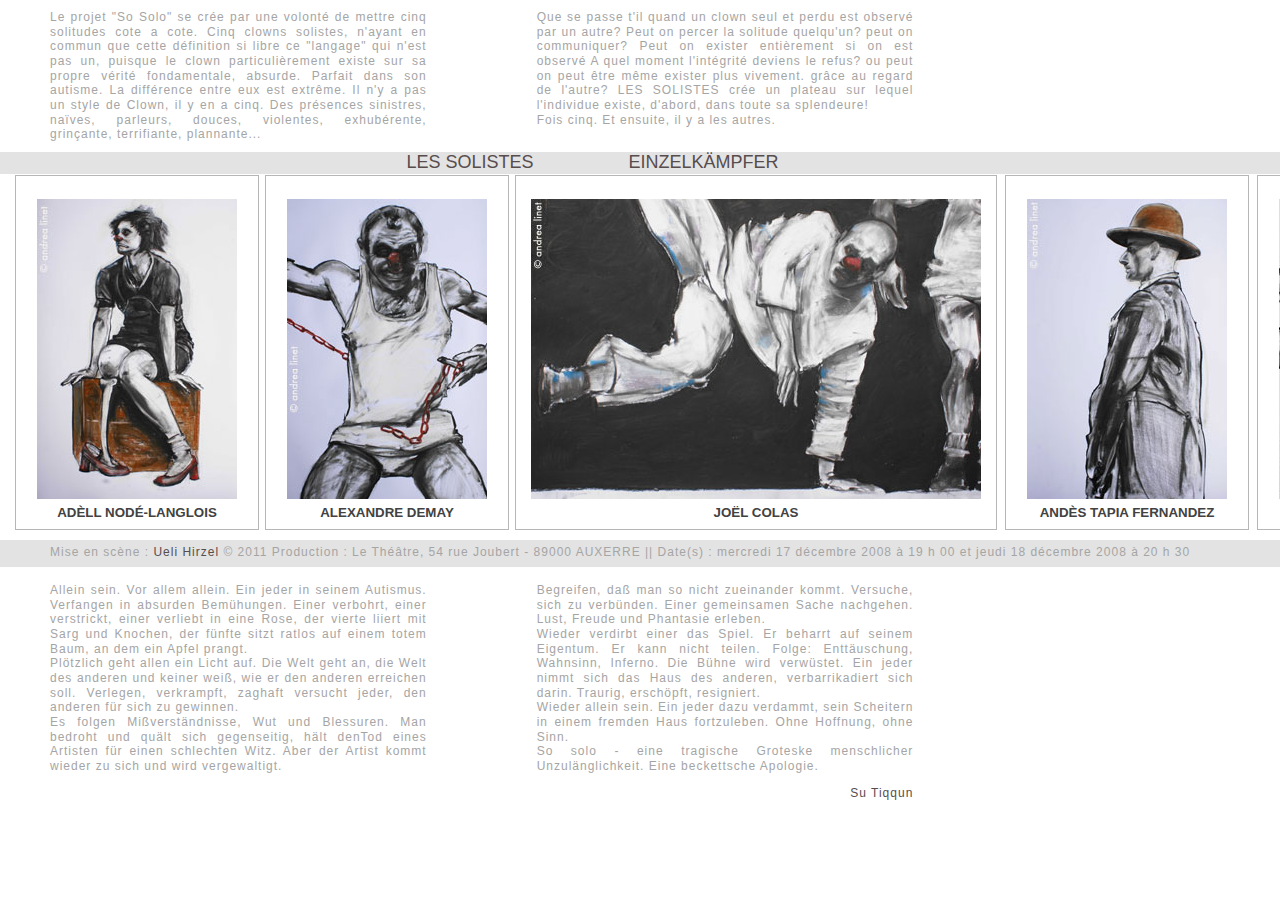
<file: archiv/solistes/index.html>
<!DOCTYPE html PUBLIC "-//W3C//DTD XHTML 1.0 Transitional//EN" "http://www.w3.org/TR/xhtml1/DTD/xhtml1-transitional.dtd">


<html xmlns="http://www.w3.org/1999/xhtml" xml:lang="fr" lang="fr">
  <head><meta http-equiv="Content-Type" content="text/html; charset=ISO-8859-1">
    
    <meta name="Generator" content="iWeb 3.0.3" />
    <meta name="iWeb-Build" content="local-build-20110303" />
    <meta http-equiv="X-UA-Compatible" content="IE=EmulateIE7" />
    <meta name="viewport" content="width=576" />
    
    <meta name="description" content="Le projet 'So Solo' se cr�e par une volont� de mettre cinq solitudes cote a cote. Cinq clowns solistes, n'ayant en commun que cette d�finition si libre ce 'langage' qui n'est pas un, puisque le clown particuli�rement existe sur sa propre v�rit� fondamentale, absurde.
    Entt�uschung, Wahnsinn, Inferno. Die B�hne wird verw�stet. Ein jeder nimmt sich das Haus des anderen, verbarrikadiert sich darin. Traurig, ersch�pft, resigniert.
Allein sein. Ein jeder dazu verdammt, sein Scheitern in einem fremden Haus fortzuleben. Ohne Hoffnung, ohne Sinn.
So solo - eine tragische Groteske menschlicher Unzul�nglichkeit. Eine beckettsche Apologie." />
    <meta name="keywords" content="Su Tiqqun, Ad�ll Nod�-Langlois, Alexandre Demay, Jo�l Colas, And�s Tapia Fernandez, Sky de Sela et ueli hirzel" />
    <title>So Solo :  Ad&eacute;ll Nod&eacute;-Langlois, Alexandre Demay, Jo&euml;l Colas, And&eacute;s Tapia Fernandez et Sky de Sela</title>
    <link rel="stylesheet" type="text/css" media="screen,print" href="css/solist.css" />
    <!--[if lt IE 8]><link rel='stylesheet' type='text/css' media='screen,print' href='css/solistIE.css'/><![endif]-->
    <!--[if gte IE 8]><link rel='stylesheet' type='text/css' media='screen,print' href='css/solistIE8.css'/><![endif]-->
    
  <style type="text/css">
  
  
  
<!--
body {
	margin-right: 15px;
}
a:link {
	text-decoration: none;
}
a:visited {
	text-decoration: none;
}
a:hover {
	text-decoration: underline;
}
a:active {
	text-decoration: none;
}

-->
</style></head>
  <body style="background: rgb(255, 255, 255); margin: 0pt; " onload="onPageLoad();">
  
  <!--beginntable-->
  
  <div style="margin-left: 0px; margin-top:10px; position: absolute; width: 1258px; ; z-index: 1; background-color: #ffffff; border: solid 1px #00;" >
    <table width="1460" border="0" cellspacing="0" cellpadding="5" vspace="8">
      <tr>
        <td valign="top" class="paragraph_style_5">Le projet "So Solo" se cr&eacute;e par une volont&eacute; de mettre cinq solitudes cote a cote. Cinq clowns solistes, n'ayant en commun que cette d&eacute;finition si libre ce "langage" qui n'est pas un, puisque le clown particuli&egrave;rement existe sur sa propre v&eacute;rit&eacute; fondamentale, absurde. Parfait dans son autisme. La diff&eacute;rence entre eux est extr&ecirc;me. Il n'y a pas un style de Clown, il y en a cinq. Des pr&eacute;sences sinistres, na&iuml;ves, parleurs, douces, violentes, exhub&eacute;rente, grin&ccedil;ante, terrifiante, plannante...
</td>
        <td class="paragraph_style_5" valign="top">Que se passe t'il quand un clown seul et perdu est observ&eacute; par un autre? Peut on percer la solitude quelqu'un? peut on communiquer? Peut on exister enti&egrave;rement si on est observ&eacute; A quel moment l'int&eacute;grit&eacute; deviens le refus? ou peut on peut &ecirc;tre m&ecirc;me exister plus vivement. gr&acirc;ce au regard de l'autre? LES SOLISTES cr&eacute;e un plateau sur lequel l'individue existe, d'abord, dans toute sa splendeure!<br />
Fois cinq. Et ensuite, il y a les autres.</td>
        <td valign="top" class="paragraph_style_5">&nbsp;
</td>
        
      </tr>
    </table>
<div class="paragraph_style_2" style="height: 22px; width: 1510px; height: 22px; left: 0px; position: absolute; top: 142px; z-index: 1; text-align: center; background-color: #E3E3E3; id="tinyText"" >Les solistes &nbsp;&nbsp;&nbsp;&nbsp;&nbsp;&nbsp;&nbsp;&nbsp;&nbsp;&nbsp;&nbsp;&nbsp;&nbsp;&nbsp;&nbsp;&nbsp;&nbsp;&nbsp;Einzelk&auml;mpfer&nbsp;&nbsp;&nbsp;&nbsp;&nbsp;&nbsp;&nbsp;&nbsp;&nbsp;&nbsp;&nbsp;&nbsp;&nbsp;&nbsp;&nbsp;&nbsp;&nbsp;&nbsp;&nbsp;&nbsp;&nbsp;&nbsp;&nbsp;&nbsp;&nbsp;&nbsp;&nbsp;&nbsp;&nbsp;&nbsp;&nbsp;&nbsp;&nbsp;&nbsp;&nbsp;&nbsp;&nbsp;&nbsp;&nbsp;&nbsp;&nbsp;&nbsp;&nbsp;&nbsp;&nbsp;&nbsp;&nbsp;&nbsp;&nbsp;&nbsp;&nbsp;&nbsp;&nbsp;&nbsp;&nbsp;&nbsp;&nbsp;&nbsp;&nbsp;&nbsp;&nbsp;&nbsp;&nbsp;&nbsp;&nbsp;</div>
  </div>
        
       
  
  <!--box adell-->
  <div style="height: 353px; width: 242px;  height: 353px; left: 15px; position: absolute; top: 175px;  z-index: 1; " >
    <div style="position: relative; width: 242px; border:1px solid #b6b6b6; height: 353px; left: 0px; position: absolute; top: 0px; " />
    <div style="height: 300px; width: 200px; left: 21px; position: relative; top: 23px; z-index: 01;" >
      <img src="solo_pic/Les-solistes-dessins-Adell.jpg" alt="� andrea linet" width="200" height="300" style="border: none; " />    </div>
    <div style="height: 30px; left: 21px; position: relative; top: 31px; width: 200px; z-index: 1;">
    <p style="padding-top: 0pt; " class="paragraph_style_1">Ad&egrave;ll Nod&eacute;-Langlois</p>
   </div>
  </div>
 </div>
	<!--box adell ende-->
    
    <!--box alex-->
  <div style="height: 353px; width: 242px;  height: 353px; left: 265px; position: absolute; top: 175px;  z-index: 1; " >
   <div style="position: relative; width: 242px; border:1px solid #b6b6b6; height: 353px; left: 0px; position: absolute; top: 0px; " />
    <div style="height: 300px; width: 200px; left: 21px; position: relative; top: 23px; z-index: 02;" >
      <img src="solo_pic/Les-Solistes-Dessins-Alex.jpg" alt="� andrea linet" width="200" height="300" style="border: none; " />  
    </div>
    <div style="height: 30px; left: 21px; position: relative; top: 31px; width: 200px; z-index: 2;">
    <p style="padding-top: 0pt; " class="paragraph_style_1">Alexandre Demay</p>
  </div>
  </div>
  </div>
	<!--box alex ende-->
    
    <!--box joel-->
  <div style="height: 353px; width: 475px;  height: 353px; left: 515px; position: absolute; top: 175px;  z-index: 1; ">
   <div style=" width: 480px; border:1px solid #b6b6b6; height: 353px; left: 0px; position: absolute; top: 0px; " />
    <div style="height: 300px; width: 450px; left: 15px; position: relative; top: 23px; z-index: 02;" >
      <img src="solo_pic/Les-Solistes-Dessins-Joel.jpg" alt="� andrea linet" width="450" height="300" style="border: none; " />  
    </div>
    <div style="height: 30px; left: 15px; position: relative; top: 31px; width: 450px; z-index: 3;">
    <p style="padding-top: 0pt; " class="paragraph_style_1">Jo&euml;l Colas</p>
  </div>
  </div>
   </div>
	<!--box joel ende-->
  
  <!--box ded-->
  <div style="height: 353px; width: 242px;  height: 353px; left: 1005px; position: absolute; top: 175px;  z-index: 1; " >
    <div style="position: relative; width: 242px; border:1px solid #b6b6b6; height: 353px; left: 0px; position: absolute; top: 0px; " />
    <div style="height: 300px; width: 200px; left: 21px; position: relative; top: 23px; z-index: 04;" >
      <img src="solo_pic/Les-Solistes-Dessins-Ded.jpg" alt="� andrea linet" width="200" height="300" style="border: none; " />  
    </div>
     <div style="height: 30px; left: 21px; position: relative; top: 31px; width: 200px; z-index: 4;">
    <p style="padding-top: 0pt; " class="paragraph_style_1">And&egrave;s Tapia Fernandez</p>
   </div>
  </div>
 </div>
	<!--box ded ende-->
    
    <!--box sky-->
  <div style="height: 353px; width: 242px;  height: 353px; left: 1257px; position: absolute; top: 175px;  z-index: 1; " >
    <div style="position: relative; width: 242px; border:1px solid #b6b6b6; height: 353px; left: 0px; position: absolute; top: 0px; " />
    <div style="height: 300px; width: 200px; left: 21px; position: relative; top: 23px; z-index: 05;" >
      <img src="solo_pic/Les-Solistes-Dessins-Sky.jpg" alt="� andrea linet" width="200" height="300" style="border: none; " />  
    </div>
     <div style="height: 30px; left: 21px; position: relative; top: 31px; width: 200px; z-index: 5;">
    <p style="padding-top: 0pt; " class="paragraph_style_1">Sky de Sela</p>
   </div>
  </div>
 </div>
   <!--box sky ende-->
   
   
   
   <!--box_daten-->
  <div style="height: auto; width:1460px; left: 0px; position: absolute; top:565px; z-index: 7; " id="footer_layer">�  
    <table width="1460" border="0" cellspacing="0" cellpadding="5">
      <tr>
        <td valign="top" class="paragraph_style_5">Allein sein. Vor allem allein. Ein jeder in seinem Autismus. Verfangen in absurden Bem&uuml;hungen. Einer verbohrt, einer verstrickt, einer verliebt  in eine Rose, der vierte liiert mit Sarg und Knochen, der f&uuml;nfte sitzt ratlos  auf einem totem Baum, an dem  ein Apfel prangt.<br />
          Pl&ouml;tzlich geht allen ein Licht auf. Die Welt geht an, die Welt des anderen und keiner wei&szlig;, wie er den anderen erreichen soll. Verlegen,  verkrampft, zaghaft versucht jeder, den anderen f&uuml;r sich zu gewinnen. <br />
          Es folgen Mi&szlig;verst&auml;ndnisse, Wut und Blessuren. Man bedroht und qu&auml;lt sich gegenseitig, h&auml;lt denTod eines Artisten f&uuml;r einen schlechten Witz. Aber der Artist kommt wieder zu sich und wird vergewaltigt.</td>
        <td class="paragraph_style_5" valign="top">Begreifen, da&szlig; man so nicht zueinander kommt.  Versuche, sich zu verb&uuml;nden. Einer gemeinsamen Sache nachgehen. Lust, Freude und Phantasie erleben.  <br />
          Wieder verdirbt einer das Spiel. Er beharrt auf seinem Eigentum. Er kann nicht teilen. Folge: Entt&auml;uschung, Wahnsinn, Inferno. Die B&uuml;hne wird verw&uuml;stet. Ein jeder nimmt sich das Haus des anderen, verbarrikadiert sich darin. Traurig, ersch&ouml;pft, resigniert.<br />
        Wieder allein sein. Ein jeder dazu 
verdammt, sein Scheitern in einem fremden Haus fortzuleben. Ohne Hoffnung, ohne Sinn.<br />
So solo - eine  tragische Groteske menschlicher Unzul&auml;nglichkeit. Eine beckettsche Apologie.
<p align="right"><a href="http://www.monthelon.org/su" target="_blank">Su Tiqqun</a></p></td>
        <td valign="top" class="paragraph_style_5">
</td>
        
      </tr>
    </table>
  </div>
  <div class="paragraph_style_5" id="tinyText shadow_1" style="background-color: #E3E3E3; height: 22px; width: 1430px; position: absolute; top: 540px; text-align: left; padding-top: 5px;" >Mise en sc&egrave;ne : <a href="http://monthelon.org/residence/pro1/projekte1.htm" target="_blank">Ueli Hirzel </a>� 2011 Production : Le Th��tre, 54 rue Joubert - 89000 AUXERRE || Date(s) : mercredi 17 d�cembre 2008 � 19 h 00 et jeudi 18 d�cembre 2008 � 20 h 30       </div>
</div>
    </body>
</html>
</file>
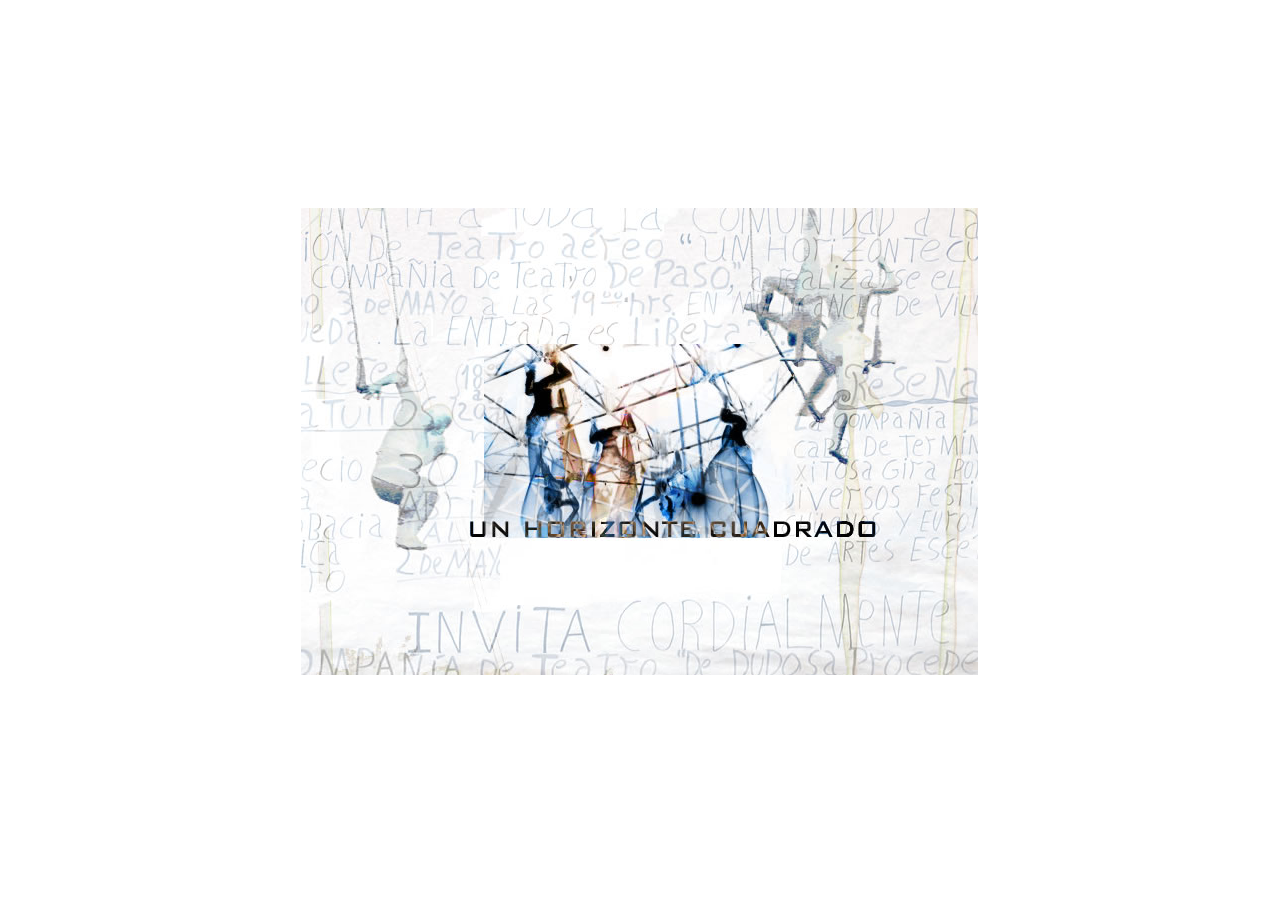
<file: archiv/trapeze/index.htm>
<html>
<head>
<title>:: compa&ntilde;ia de paso ::</title>
<meta http-equiv="Content-Type" content="text/html;">
<meta name="author" content="susann immekeppel, su immekeppel, su yambor, Su Alois, Su Alois immekeppel, susanna habraschka">
<meta name="description" content="the angular horizon is a human story, based on personal experiences. A quest into the human condition and the futile struggle�to change it. It is about the impossibility to be and  not to be with the other.">

<!--Fireworks MX 2004 Dreamweaver MX 2004 target.  Created Sat Oct 31 02:44:16 GMT+0100 ( ) 2009-->
<script language="JavaScript">
<!--
function MM_findObj(n, d) { //v4.01
  var p,i,x;  if(!d) d=document; if((p=n.indexOf("?"))>0&&parent.frames.length) {
    d=parent.frames[n.substring(p+1)].document; n=n.substring(0,p);}
  if(!(x=d[n])&&d.all) x=d.all[n]; for (i=0;!x&&i<d.forms.length;i++) x=d.forms[i][n];
  for(i=0;!x&&d.layers&&i<d.layers.length;i++) x=MM_findObj(n,d.layers[i].document);
  if(!x && d.getElementById) x=d.getElementById(n); return x;
}
function MM_swapImage() { //v3.0
  var i,j=0,x,a=MM_swapImage.arguments; document.MM_sr=new Array; for(i=0;i<(a.length-2);i+=3)
   if ((x=MM_findObj(a[i]))!=null){document.MM_sr[j++]=x; if(!x.oSrc) x.oSrc=x.src; x.src=a[i+2];}
}
function MM_swapImgRestore() { //v3.0
  var i,x,a=document.MM_sr; for(i=0;a&&i<a.length&&(x=a[i])&&x.oSrc;i++) x.src=x.oSrc;
}

function MM_preloadImages() { //v3.0
 var d=document; if(d.images){ if(!d.MM_p) d.MM_p=new Array();
   var i,j=d.MM_p.length,a=MM_preloadImages.arguments; for(i=0; i<a.length; i++)
   if (a[i].indexOf("#")!=0){ d.MM_p[j]=new Image; d.MM_p[j++].src=a[i];}}
}

//-->
</script>
<style>
			html {
			  height: 100%;
			  overflow: hidden; /* Hides scrollbar in IE */
			}
			
			body {
			  height: 100%;
			  margin: 0;
			  padding: 0;
			}
			
			#myContent {
			  height: 100%;
			}
		</style>
</head>
<body bgcolor="#ffffff" onLoad="MM_preloadImages('slices2/index_r2_c8_f2.jpg','slices2/index_r3_c2_f2.jpg','slices2/index_r4_c3_f2.jpg','slices2/index_r4_c5_f2.jpg','slices2/index_r4_c7_f2.jpg','slices2/index_r4_c10_f2.jpg')">

<table height="98%" width="100%" align="center">
<tr><td align="center">
<table width="677" border="0" cellpadding="0" cellspacing="0" bgcolor="#ffffff">
<!-- fwtable fwsrc="entree0.png" fwbase="index.jpg" fwstyle="Dreamweaver" fwdocid = "909578426" fwnested="0" -->
  <tr>
   <td><img src="slices2/spacer.gif" width="175" height="1" border="0" alt=""></td>
   <td><img src="slices2/spacer.gif" width="85" height="1" border="0" alt=""></td>
   <td><img src="slices2/spacer.gif" width="72" height="1" border="0" alt=""></td>
   <td><img src="slices2/spacer.gif" width="14" height="1" border="0" alt=""></td>
   <td><img src="slices2/spacer.gif" width="64" height="1" border="0" alt=""></td>
   <td><img src="slices2/spacer.gif" width="14" height="1" border="0" alt=""></td>
   <td><img src="slices2/spacer.gif" width="30" height="1" border="0" alt=""></td>
   <td><img src="slices2/spacer.gif" width="43" height="1" border="0" alt=""></td>
   <td><img src="slices2/spacer.gif" width="13" height="1" border="0" alt=""></td>
   <td><img src="slices2/spacer.gif" width="82" height="1" border="0" alt=""></td>
   <td><img src="slices2/spacer.gif" width="85" height="1" border="0" alt=""></td>
   <td><img src="slices2/spacer.gif" width="1" height="1" border="0" alt=""></td>
  </tr>

  <tr>
   <td rowspan="5"><img name="index_r1_c1" src="slices2/index_r1_c1.jpg" width="175" height="467" border="0" alt="&lt;hector calderon&gt;"></td>
   <td rowspan="2" colspan="6"><img name="index_r1_c2" src="slices2/index_r1_c2.jpg" width="279" height="310" border="0" alt=""></td>
   <td colspan="4"><img name="index_r1_c8" src="slices2/index_r1_c8.jpg" width="223" height="261" border="0" alt=""></td>
   <td><img src="slices2/spacer.gif" width="1" height="261" border="0" alt=""></td>
  </tr>
  <tr>
   <td colspan="4"><a href="#" onMouseOut="MM_swapImgRestore();" onMouseOver="MM_swapImage('index_r2_c8','','slices2/index_r2_c8_f2.jpg',1);"><img name="index_r2_c8" src="slices2/index_r2_c8.jpg" width="223" height="49" border="0" alt=""></a></td>
   <td><img src="slices2/spacer.gif" width="1" height="49" border="0" alt=""></td>
  </tr>
  <tr>
   <td colspan="9"><a href="index2.htm" target="_self" onMouseOver="MM_swapImage('index_r3_c2','','slices2/index_r3_c2_f2.jpg',1);" onMouseOut="MM_swapImgRestore();"><img name="index_r3_c2" src="slices2/index_r3_c2.jpg" width="417" height="23" border="0" alt=""></a></td>
   <td rowspan="3"><img name="index_r3_c11" src="slices2/index_r3_c11.jpg" width="85" height="157" border="0" alt=""></td>
   <td><img src="slices2/spacer.gif" width="1" height="23" border="0" alt=""></td>
  </tr>
  <tr>
   <td rowspan="2"><img name="index_r4_c2" src="slices2/index_r4_c2.jpg" width="85" height="134" border="0" alt=""></td>
   <td><a href="#" onMouseOut="MM_swapImgRestore();" onMouseOver="MM_swapImage('index_r4_c3','','slices2/index_r4_c3_f2.jpg',1);"><img name="index_r4_c3" src="slices2/index_r4_c3.jpg" width="72" height="13" border="0" alt=""></a></td>
   <td rowspan="2"><img name="index_r4_c4" src="slices2/index_r4_c4.jpg" width="14" height="134" border="0" alt=""></td>
   <td><a href="#" onMouseOut="MM_swapImgRestore();" onMouseOver="MM_swapImage('index_r4_c5','','slices2/index_r4_c5_f2.jpg',1);"><img name="index_r4_c5" src="slices2/index_r4_c5.jpg" width="64" height="13" border="0" alt=""></a></td>
   <td rowspan="2"><img name="index_r4_c6" src="slices2/index_r4_c6.jpg" width="14" height="134" border="0" alt=""></td>
   <td colspan="2"><a href="#" onMouseOut="MM_swapImgRestore();" onMouseOver="MM_swapImage('index_r4_c7','','slices2/index_r4_c7_f2.jpg',1);"><img name="index_r4_c7" src="slices2/index_r4_c7.jpg" width="73" height="13" border="0" alt=""></a></td>
   <td rowspan="2"><img name="index_r4_c9" src="slices2/index_r4_c9.jpg" width="13" height="134" border="0" alt=""></td>
   <td><a href="#" onMouseOut="MM_swapImgRestore();" onMouseOver="MM_swapImage('index_r4_c10','','slices2/index_r4_c10_f2.jpg',1);"><img name="index_r4_c10" src="slices2/index_r4_c10.jpg" width="82" height="13" border="0" alt=""></a></td>
   <td><img src="slices2/spacer.gif" width="1" height="13" border="0" alt=""></td>
  </tr>
  <tr>
   <td><img name="index_r5_c3" src="slices2/index_r5_c3.jpg" width="72" height="121" border="0" alt=""></td>
   <td><img name="index_r5_c5" src="slices2/index_r5_c5.jpg" width="64" height="121" border="0" alt=""></td>
   <td colspan="2"><img name="index_r5_c7" src="slices2/index_r5_c7.jpg" width="73" height="121" border="0" alt=""></td>
   <td><img name="index_r5_c10" src="slices2/index_r5_c10.jpg" width="82" height="121" border="0" alt=""></td>
   <td><img src="slices2/spacer.gif" width="1" height="121" border="0" alt=""></td>
  </tr>
</table>
</td>
</tr></table>
</body>
</html>
</file>
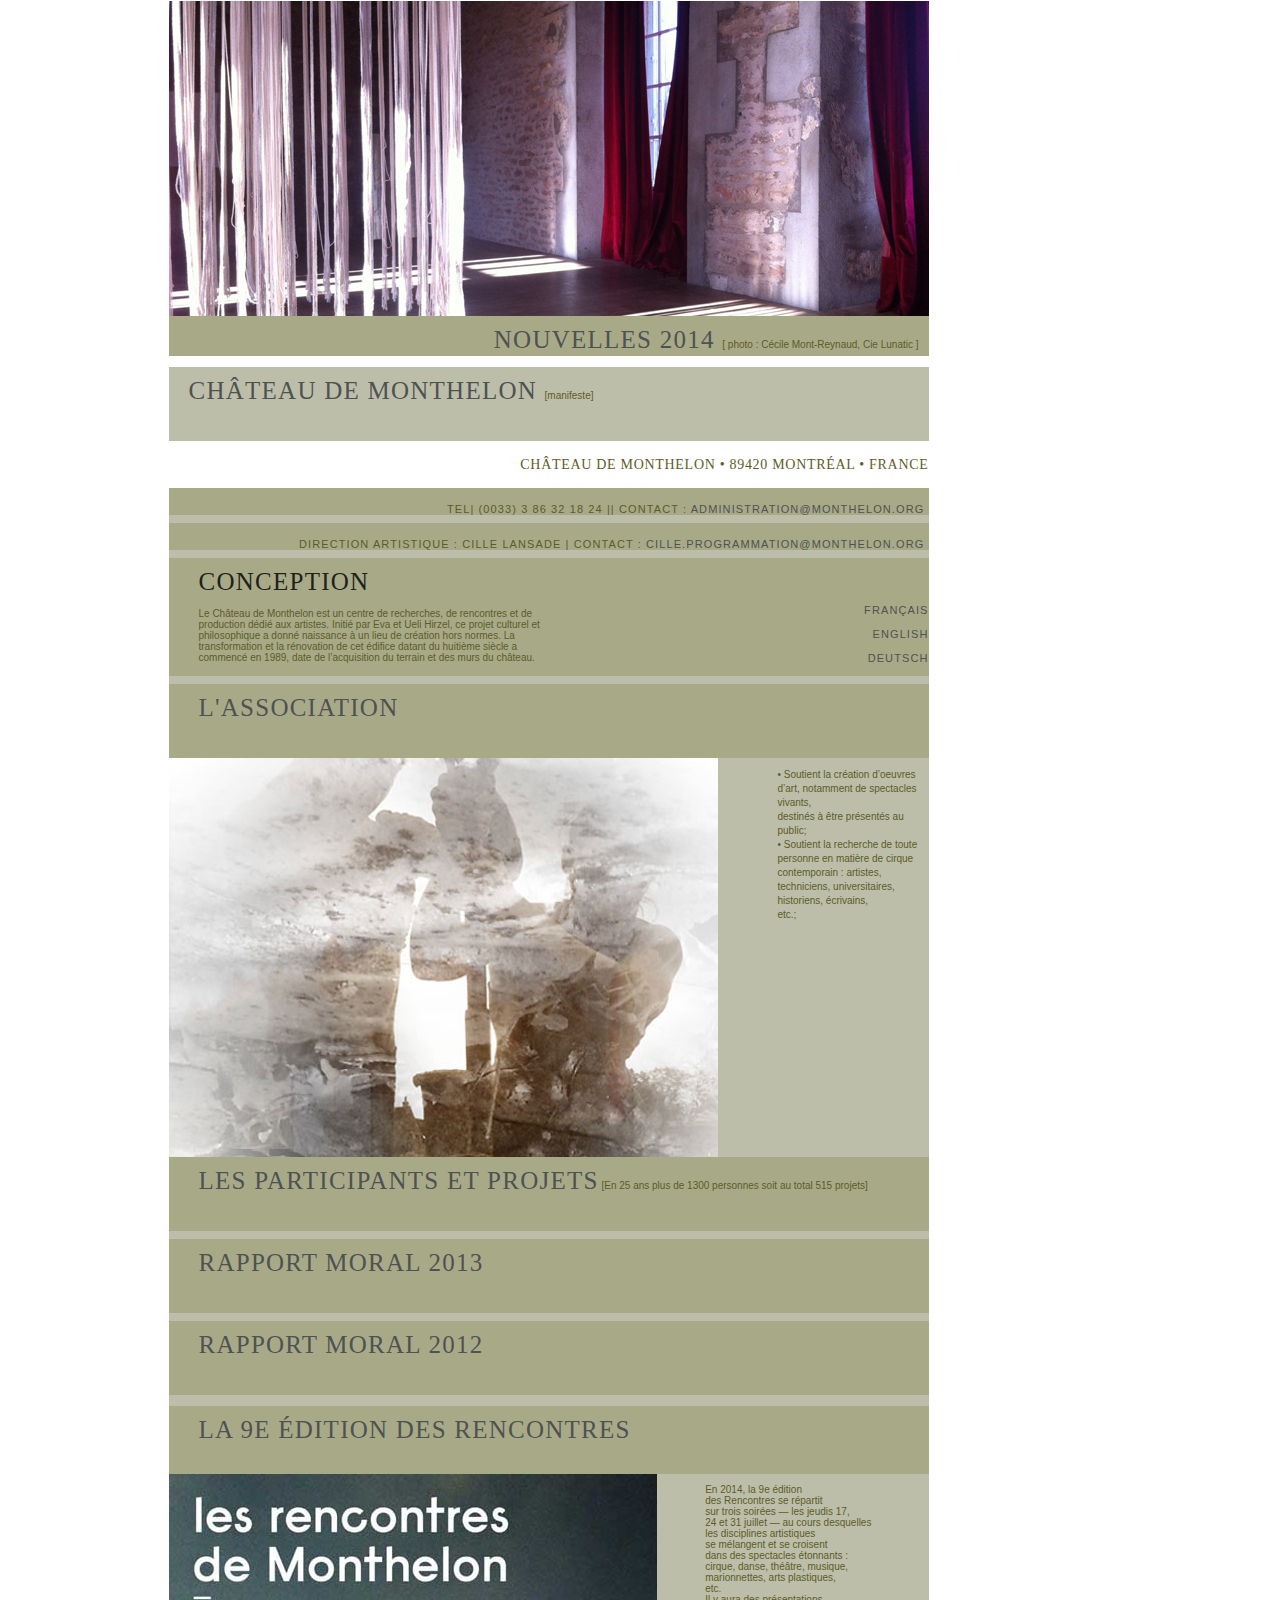
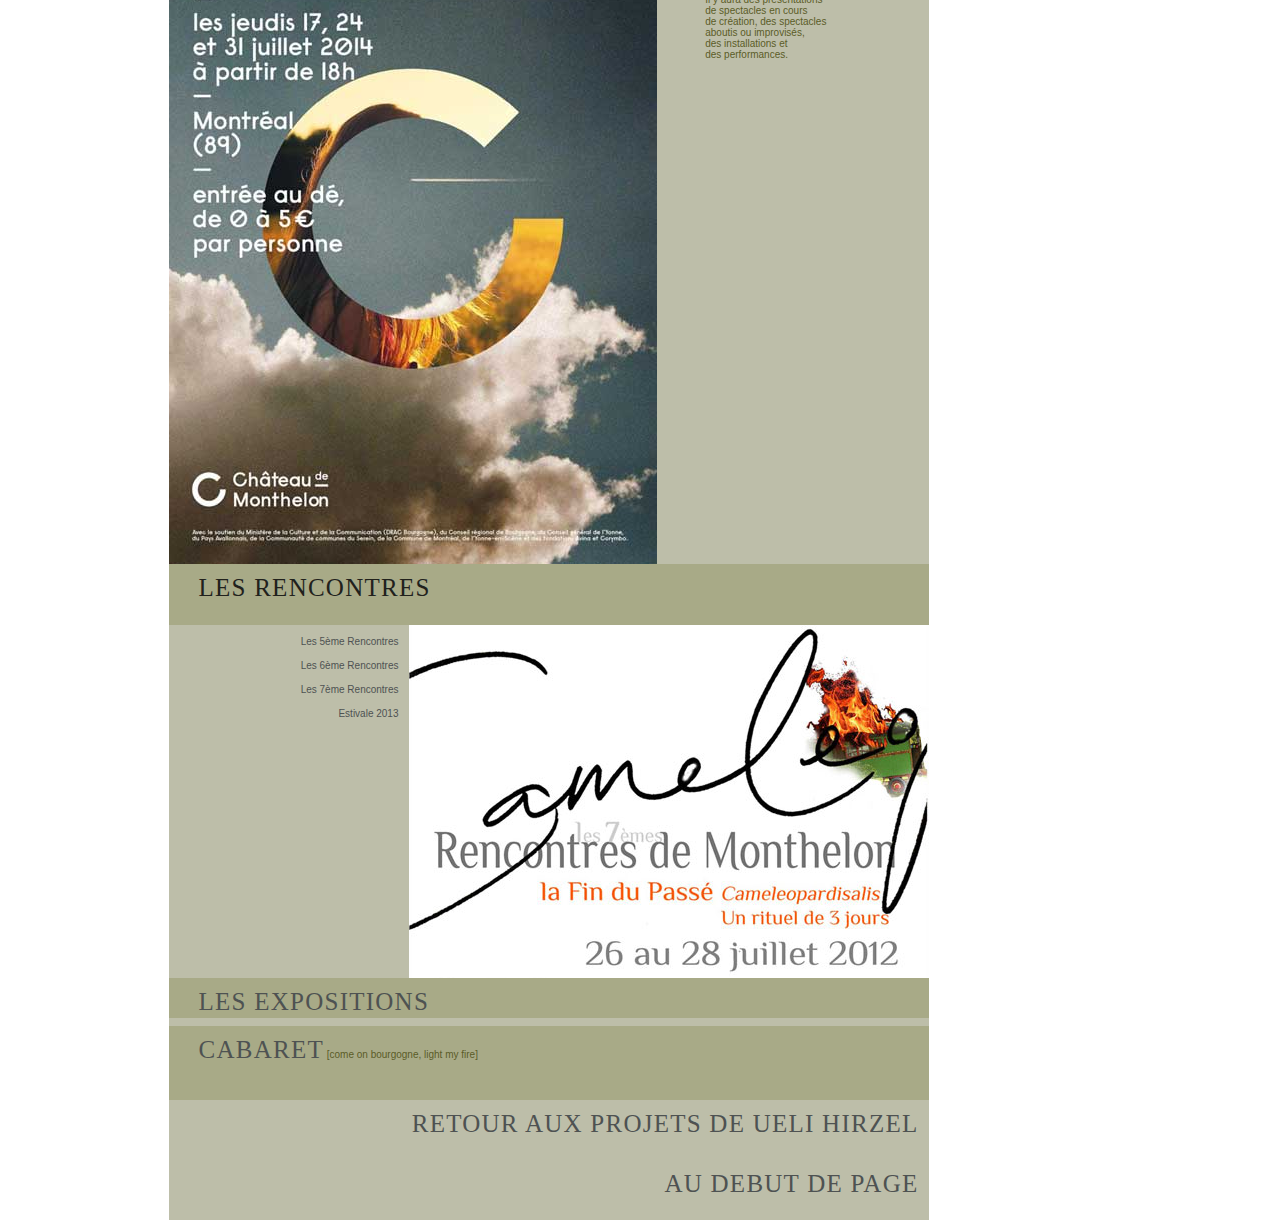
<file: archiv/monthelon_archive/actuelle/index.html>
<!DOCTYPE HTML PUBLIC "-//W3C//DTD HTML 4.0 Transitional//EN">
<HTML>
<HEAD>
<TITLE>ch&acirc;teau de monthelon 1994 - 2014</TITLE>
<meta http-equiv="Content-Type" content="text/html; charset=iso-8859-1">


<link rel='stylesheet' href='../public/rencontre/style.css'>
<link rel='stylesheet' href='../script_month.css'>
<meta name="Description" content="Le Ch�teau de Monthelon est un centre de recherches, de rencontres et de
production d�di� aux artistes. Initi� par Eva et Ueli Hirzel, ce projet culturel et
philosophique a donn� naissance � un lieu de cr�ation hors normes. La
transformation et la r�novation de cet �difice datant du huiti�me si�cle a
commenc� en 1989, date de l�acquisition du terrain et des murs du ch�teau." />
<SCRIPT LANGUAGE="JavaScript">
<!-- Begin
function MM_openBrWindow(theURL,winName,features) { //v2.0
	window.open(theURL,winName,features);
}

function SetActive(nav) {
	mLINK = document.getElementById("nav"+nav);
	mLINK.className = "active";
}

function sendContent(ziel, inhalt) {
  document.getElementById(ziel).innerHTML = inhalt;
}

//  End -->
</script>
<style type="text/css">
<!--
body {
	margin-top: 1px;
	margin-left: 30px;
	
}
a:link {
	color: #4E5252;
}
a:visited {
	color: #000000;
}
a:hover {
	color: #9C9C9C;
}
-->
</style>

<script language="JavaScript" type="text/JavaScript">
<!--
function MM_reloadPage(init) {  //reloads the window if Nav4 resized
  if (init==true) with (navigator) {if ((appName=="Netscape")&&(parseInt(appVersion)==4)) {
    document.MM_pgW=innerWidth; document.MM_pgH=innerHeight; onresize=MM_reloadPage; }}
  else if (innerWidth!=document.MM_pgW || innerHeight!=document.MM_pgH) location.reload();
}
MM_reloadPage(true);

function MM_preloadImages() { //v3.0
  var d=document; if(d.images){ if(!d.MM_p) d.MM_p=new Array();
    var i,j=d.MM_p.length,a=MM_preloadImages.arguments; for(i=0; i<a.length; i++)
    if (a[i].indexOf("#")!=0){ d.MM_p[j]=new Image; d.MM_p[j++].src=a[i];}}
}
//-->
</script>
</HEAD>
<BODY>

  


<a name="top"></a>
<div id="maincontainer">
<table cellspacing=0 cellpadding=0 style='height:1200px;'>
<tr><td rowspan=2 width="14">&nbsp;</td>
	<td width="989" id='content' align="center">
		<table width="748" cellpadding=0 cellspacing=0 style='width:760px; background-color:white;'>
        <tr><td colspan=2 class=hell style='padding:0px'><img src="bilder/cie_lunatic.jpg" alt="&copy; C&eacute;cile Mont-Reynaud" width="760" height="315"></td>
		</tr>
        
		<tr align="right">
		    <td colspan=2 class=dunkel style='height:34px;'><span class=titel><a href="../nouvelles/index.html" target="_parent">Nouvelles 2014</a>  </span>[ photo : C&eacute;cile Mont-Reynaud,
	        Cie Lunatic ] 	        </td>
		</tr>
        
        <tr><td colspan="2" align="center">&nbsp;</td>
		</tr><tr>
		  <td colspan=2 class=hell style='height:74px;'><span class=titel><a href="monthelon_manifest.html" target="_self">Ch&Acirc;teau de monthelon</a> </span>[manifeste]</td>
		</tr><tr><td colspan=2 align="right" valign="middle" class=subtitel><br>		     
		ch&acirc;teau de monthelon   &bull; 89420 Montr&eacute;al &bull; france</td>
		</tr>
        

        
        <tr align="right" valign="middle">
		  <td colspan=2  class="dunkel_2" style="height:27px;">Tel| 
		    (0033) 3 86 32 18 24 || contact :
		    <a href="mailto:administration@monthelon.org">administration@monthelon.org&nbsp;</a><br></td></tr>
          <tr><td colspan=2 class=spacer></td></tr> 
           <tr align="right" valign="middle"> 
           <td colspan=2  class="dunkel_2" style="height:27px;">
            direction artistique : Cille Lansade | contact : <a href="mailto:cille.programmation@monthelon.org">cille.programmation@monthelon.org&nbsp;</a><br>            </td>
		</tr><tr><td colspan=2 class=spacer></td></tr>
        
        
        <tr>
		    <td colspan=2 class=dunkel style='height:24px;'><span class=titel>conception </span> 	        </td>
		</tr><tr><td width="488" align="left" class=dunkel>Le Ch&acirc;teau de Monthelon est un centre de recherches, de rencontres et de<br>
                production d&eacute;di&eacute; aux artistes. Initi&eacute; par Eva et Ueli Hirzel, ce projet culturel et<br>
                philosophique a donn&eacute; naissance &agrave; un lieu de cr&eacute;ation hors normes. La<br>
                transformation et la r&eacute;novation de cet &eacute;difice datant du huiti&egrave;me si&egrave;cle a<br>
                commenc&eacute; en 1989, date de l&rsquo;acquisition du terrain et des murs du ch&acirc;teau.<br>&nbsp;</td>
	        <td width="272" align=right class=dunkel_2><a href="../conception/francais/index.html" target="_parent">fran&ccedil;ais </a><br>
		    &nbsp;<br><a href="../conception/english/index.html" target="_parent">english </a><br>
		    <br>
            <a href="../conception/deutsch/index.html" target="_parent">deutsch </a><br>
	          <br>		    </td>
		      </tr><tr><td colspan=2 class=spacer></td></tr>
              <tr>
		        <td colspan=2 class=dunkel style='height:74px;'><span class=titel><a href="http://www.monthelon.org" target="_blank">L'Association</a> </span><br></td>
	      </tr><tr><td colspan=2 class=spacer><table cellpadding="0" cellspacing="0"><tr>
			  
			  <td width="549"><img src="bilder/copyright_su_tiqqun.jpg" alt="&copy; su tiqqun" width="549" height="399">
			  <td width="210"><p class="pressetext2">&bull; Soutient la cr&eacute;ation d&rsquo;oeuvres d&rsquo;art, notamment de spectacles vivants,<br>
			    destin&eacute;s &agrave; &ecirc;tre pr&eacute;sent&eacute;s au public;<br>
			    &bull; Soutient la recherche de toute personne en mati&egrave;re de cirque<br>
			    contemporain : artistes, techniciens, universitaires, historiens, &eacute;crivains,<br>
			    etc.;</p></td>
		      </tr></table></td></tr> 
          
          <tr>
		        <td colspan=2 class=dunkel style='height:74px;'><span class=titel><a href="../residence/participantes_et_projets.html" target="_parent">Les Participants et projets</a></span> [En 25 ans plus de 1300
            personnes soit au total 515 projets]<br></td>
	      </tr>	<tr><td colspan=2 class=spacer></td></tr><tr>
		        <td colspan=2 class=dunkel style='height:74px;'><span class=titel><a href="../association/rapport/2013_rapport_moral.html" target="_parent">rapport MORAL 2013</a></span></td>
		      </tr>
              <tr><td colspan=2 class=spacer></td></tr>
              <tr>
		        <td colspan=2 class=dunkel style='height:74px;'><span class=titel><a href="../association/rapport/2012_rapport_moral.html" target="_parent">rapport MORAL  2012</a></span></td>
	      </tr><tr><td colspan="2" class="spacer">&nbsp;</td></tr>
               <tr>
                <td colspan=2 class=dunkel><span class="titel"><a href="../public/rencontre/renc_2014_programme.html" target="_parent">la 9e &Eacute;dition des Rencontres<br>&nbsp; </a></span></td>
          </tr>
          <tr><td style="padding:0px;" width="488" class="hell"><img src="bilder/rencontres_2014.jpg" alt="Les roncontres de ch&acirc;teau de monthelon 2014" width="488" height="690"></td>
          <td class="hell" width="272"><p>En 2014, la 9e &eacute;dition<br>
            des Rencontres se r&eacute;partit<br>
            sur trois soir&eacute;es &mdash; les jeudis 17,<br>
            24 et 31 juillet &mdash; au cours desquelles<br>
            les disciplines artistiques<br>
            se m&eacute;langent et se croisent<br>
            dans des spectacles &eacute;tonnants :<br>
            cirque, danse, th&eacute;&acirc;tre, musique,<br>
            marionnettes, arts plastiques,<br>
            etc.<br>
            Il y aura des pr&eacute;sentations<br>
            de spectacles en cours<br>
            de cr&eacute;ation, des spectacles<br>
            aboutis ou improvis&eacute;s,<br>
            des installations et<br>
            des performances.</p>
          <p align="left">&nbsp;</p>
            <div align="left"> </div>
            <p>&nbsp;</p>            </td>
          </tr>
              
		        <td colspan=2 class=dunkel style='height:24px;'><p><span class=titel>Les Rencontres</span></p>
	              <br></td>
		      </tr>
              <tr><td colspan=2 class=spacer><table cellpadding="0" cellspacing="0">
                <tr>
              <td width="246" align=right><p class="pressetext"><a href="../public/rencontre/renc_2010.html" target="_parent">Les 5&egrave;me Rencontres </a><br>
	          </p>
	          <p class="pressetext">  <a href="../public/rencontre/renc2011.html" target="_parent">Les 6&egrave;me Rencontres </a><br>
	                </p>
	          <p class="pressetext"><a href="../public/rencontre/renc2012_f.html" target="_self">Les 7&egrave;me Rencontres </a><br>
	            </p>
                <p class="pressetext"><a href="../public/estivale2013/estival2013_f.html" target="_self">Estivale 2013 </a><br>
	            </p>                </td>
              <td height="305"><a href="../public/rencontre/renc2012_f.html" target="_parent"><img src="../public/rencontre/bilder/flyer-verso-monthelon-2012.jpg" alt="&copy; linet andrea" width="520" height="353"></a></td>
	        </tr></table></td>
	      </tr>
              
              
			  <tr>
		    <td colspan=2 class=dunkel style='height:24px;'><span class=titel><a href="../public/expositions/index.html" target="_parent">Les Expositions</a></span></td>
		</tr>
        <tr><td class="spacer" colspan="2"></td></tr>
        <tr>
		        <td colspan=2 class=dunkel style='height:74px;'><span class=titel><a href="../public/cabaret/index.html" target="_parent">cabaret</a></span> [come on bourgogne, light my fire]<br></td>
	      </tr>
          
        <tr align="right">
		    <td colspan=2 class=hell style='height:24px;'><span class=titel><a href="../../index.htm" target="_self">Retour aux projets de Ueli Hirzel</a></span></td>
		</tr>
         <tr align="right">
		    <td colspan=2 class=hell style='height:24px;'><span class=titel><a href="#top">Au debut de page</a></span></td>
		</tr>
		</table>
	</td>
	
</tr>



</table>
</table>

</div>

<map name="Map">
  <area shape="rect" coords="149,545,448,583" href="../public/estivale2013/La_visite_au_chateau.html" target="_parent" alt="La_visite_au_chateau">
<area shape="rect" coords="148,499,453,544" href="../public/estivale2013/SUSPENSE_CIRQUE_CINEMA.html" target="_parent" alt="Soir&eacute;e Suspense Cirque, Cinema">
<area shape="rect" coords="234,396,451,478" href="../public/estivale2013/fool_and_the_princess.html" target="_parent" alt="le cirque de loin">
<area shape="rect" coords="250,174,473,266" href="../public/estivale2013/les_solos_de_sela.html" target="_parent" alt="Les solos de Sela">
</map></BODY>
</HTML>
</file>
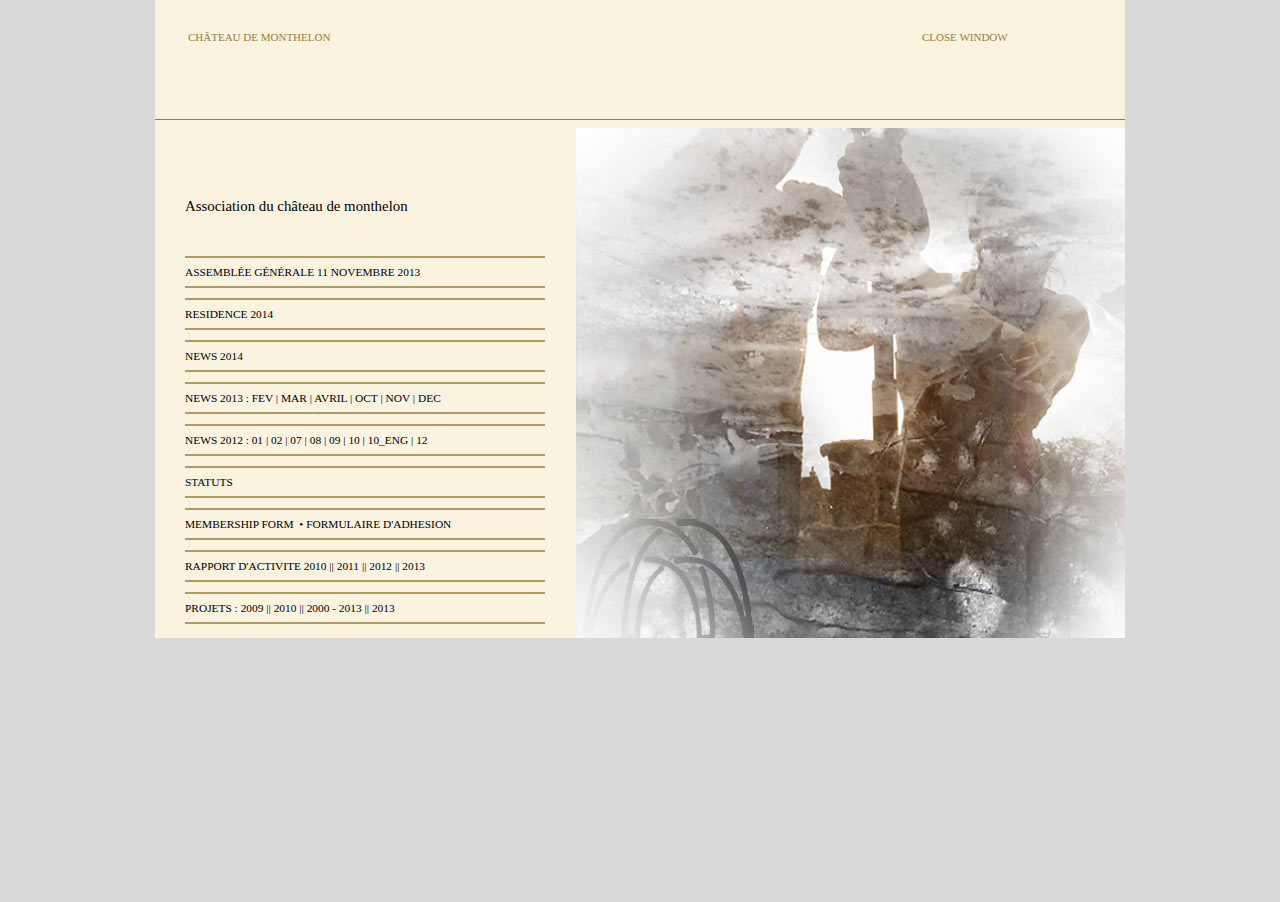
<file: archiv/monthelon_archive/association/index.html>
<!DOCTYPE html PUBLIC "-//W3C//DTD XHTML 1.0 Transitional//EN" "http://www.w3.org/TR/xhtml1/DTD/xhtml1-transitional.dtd"> 
<html> 
	<head>

				<title>association de château de monthelon</title> 
		<meta http-equiv="Content-Type" content="text/html; charset=UTF-8" /> 
		<meta name="keywords" content="" /> 
		<meta name="description" content="" /> 
		 
		<link href="../public/rencontre/renc_2011.css" rel="stylesheet" type="text/css" media="screen" /> 
		<link rel="shortcut icon" href="../favicon.ico" /> 
		

		 
	</head> 
	<body> 
		<div id="wrapper" class="home"> 
			
			<div id="header"> 
 
				<h1 class="hide">CHÂTEAU DE MONTHELON</h1> 
				<div id="logo"><a href="http://www.monthelon.org/actuelle" target="_parent">CHÂTEAU DE MONTHELON</a></div> 
 
    <hr /> 
 
				<div class="hide"> 
					<div>Seitenbereiche:<br /></div> 
					<ul> 
					<li><a accesskey="0" href="#wai_content">Zum Inhalt (Alt + 0)</a></li> 
					<li><a accesskey="1" href="#wai_lang">Zur Sprachauswahl (Alt + 1)</a></li> 
					<li><a accesskey="2" href="#wai_opera">Außenansicht der Wiener Staatsoper bei Nacht (Alt + 2)</a></li> 
					<li><a accesskey="3" href="#wai_sponsors">Sponsoren (Alt + 3)</a></li> 
					</ul> 
				</div> 
 
				<hr /> 
				<div class="hide" id="wai_lang">Sprachenwechsel:<br /></div> 
				
				<div id="languages"> 
	  <ul> 
						<li><a href="javascript:self.close();" >CLOSE WINDOW </a></li> 
                      <!--						<li><a href="#">&gt; Japanisch</a></li> -->
					</ul> 
				</div> 
 
		  </div> 
 
			<div id="content_wrapper"> 
 
			<hr /> 
		    <div class="hide" id="wai_content">Inhalt:<br /></div> 
 
				<div id="content"> 
					
<div id="event">
<div class="date">Association du château de monthelon</div>





<div class="additional"><p>&nbsp;</p>
</div></div>
					<div id="premiere">
<ul>
 <li>
					  <h2><a href="2013_news/assemblee_gen_11_13.html" target="_parent">Assemblée Générale 
				      11 novembre 2013</a></h2>
		  </li>
          <li>
	<h2><a href="../nouvelles/index.html" target="_top">Residence 2014</a> </h2>
 </li>

<li>
	<h2><a href="../nouvelles/index.html" target="_top">News 2014</a> </h2>
 </li>    
					  
                        
<li>
					  <h2>News 2013 : <a href="2013_news/newsletter 02_13.pdf" target="_blank">Fev</a> | <a href="2013_news/newsletter_03_13.pdf" target="_blank">Mar</a>  | <a href="2013_news/newsletter_04_13.pdf" target="_blank">Avril</a> | <a href="2013_news/newsletter_10_13.html" target="_blank">OCT</a> | <a href="2013_news/newsletter_11_13.pdf" target="_blank">nov</a> | <a href="2013_news/newsletter_12_13.pdf" target="_blank">DEC</a></h2>
</li><li>
                      <h2>News 2012 :  <a href="2012_news/2012_news_01.pdf" target="_blank">01</a> | <a href="2012_news/2012_news_02.pdf" target="_blank">02</a> | <a href="2012_news/2012_assemblee_07.html" target="_parent">07</a> | <a href="2012_news/2012_news_08.pdf" target="_blank">08</a> |  <a href="2012_news/2012_news_09_eng.html" target="_parent"> 09  </a> | <a href="2012_news/2012_news_10_fr.html" target="_parent">10</a> | <a href="2012_news/2012_news_10_eng.html" target="_blank">10_eng</a> | <a href="2012_news/fichedeposte/fichedeposte2013.html" target="_parent">12</a></h2>
		  </li>
		      
                                    
		<li>
					  <h2><a href="m_Statuts.pdf" target="_blank">statuts&nbsp;</a></h2>
		  </li>
          <li>
					  <h2><a href="m_adhesion.pdf" target="_blank">membership form  </a>&nbsp;• <a href="m_adhesion.pdf" target="_blank">formulaire d'adhesion</a></h2>
		  </li>
         
          <li>
					  <h2><a href="rapport/2010_rapport_moral.pdf" target="_blank">rapport d'activite 2010</a> ||
							<a href="rapport/2011_rapport_moral.pdf" target="_blank">2011</a> || 
                            	<a href="rapport/2012_rapport_moral.html" target="_parent">2012</a> || <a href="rapport/2013_rapport_moral.html" target="_parent">2013</a></h2>
		  </li>
          
         
<li>
					  <h2><a href="projets/projets_2009Monthelon.pdf" target="_blank">projets : 2009</a> || <a href="projets/Projekte 2010.pdf" target="_blank">2010</a> || <a href="../residence/participantes_et_projets.html" target="_parent"> 2000 - 2013</a> || <a href="projets/projets2013.html" target="_parent">2013</a>&nbsp;</h2>
		  </li>
            </ul>
</div>

	        <hr /> 
					<div class="hide" >logo:<br /></div> 
 
			  </div>
				<hr /> 
				<div class="hide" id="wai_opera">Montage: su tiqqun<br /></div> 
				<div id="opera"> 
                
					<img src="pflock.jpg" alt="château de monthelon" width="549" height="510" title="la compañia de paso durant montage de la contstruction horizonte cuadrado " />				</div> 
 
		  </div> 
		</div> 
<script type="text/javascript"> 
/* <![CDATA[ */
 
	$(document).ready(function() {
 $('#premiere ul').cycle({
			fx: 'fade',
			timeout: 5000
		});
	});
	 
/* ]]> */
</script> 
<script type="text/javascript">
var gaJsHost = (("https:" == document.location.protocol) ? "https://ssl." : "http://www.");
document.write(unescape("%3Cscript src='" + gaJsHost + "google-analytics.com/ga.js' type='text/javascript'%3E%3C/script%3E"));
</script>
<script type="text/javascript">
try {
var pageTracker = _gat._getTracker("UA-15440615-1");
pageTracker._trackPageview();
} catch(err) {}</script>
	</body> 
</html>
</file>
<file: archiv/cirqueO/ciro.css>
input, textarea, select {background-color: #FFFFFF;}html, body, textarea { height:100%; width: 100%; margin:0px; padding:0px; text-decoration: none; font-family: "Verdana", "Arial", sans-serif ; font-size: 9px; color: #000000; scrollbar-base-color:#8F8F8F; scrollbar-3dlight-color:#8F8F8F; scrollbar-arrow-color:#8F8F8F; scrollbar-darkshadow-color:#ffffff; scrollbar-face-color:#ffffff; scrollbar-highlight-color:#ffffff; scrollbar-shadow-color:#8F8F8F; scrollbar-track-color:#ffffff; }a{ text-decoration: none; color: #D61C24; }a:hover{text-decoration: none; color: #D61C24; }.content{ position: absolute; left: 150px; top: 101px; width: 948px;}.contentPic{ height: 417px; width: 332px; margin-top: 0px; border-left: solid 1px #8F8F8F; clear: right;}.text {	font-family: Verdana, Arial, Helvetica, sans-serif;	font-size: 9px;	font-style: normal;	line-height: 13px;	letter-spacing: 1px;		font-variant: normal;	text-align: justify;	padding-top: 1px;	padding-right: 0px;	padding-bottom: 1px;	padding-left: 0px;}.textbox {	position: absolute;	height: 430px;	width: 500px;	max-height: 430px;	margin-left: 350px;	top: 0px;	float: left;	border: 0px solid;}.contentHeadBox{ position: absolute; left: 0px; margin-left: 199px; top: 54px; width: 1057px; height: 50px; text-align: left; border: solid 0px #999999; font-family: "Times New Roman", "Garamond", serif ; font-size: 30px; letter-spacing: 4px; line-height: 44px; color: #99CC99; text-transform: lowercase;}.contentBottomText{		bottom: 5px;	margin-top: 520px;	margin-right: 10px;	margin-left: 500px;	width: 495px;	text-align: left;	line-height: 13px;	letter-spacing: 1px;	border: solid 0px #888888;	font-family:  Verdana, Arial, Helvetica, sans-serif;	font-size: 9px;	font-style: normal;	}.link {	font-family: Verdana, Arial, Helvetica, sans-serif;	font-size: 6.5pt;	font-style: normal;	line-height: 12px;	letter-spacing: 1px;	padding: 5px 0px 0px 0px;	text-decoration: none;	}	.bildunterschrift {	vertical-align: text-bottom;}
</file>
<file: archiv/solistes/css/solist.css>
.paragraph_style {
    color: rgb(88, 77, 77);
    font-family: 'GillSans', 'Gill Sans', 'Trebuchet MS', sans-serif;
    font-size: 13px;
    font-stretch: normal;
    font-style: normal;
    font-variant: normal;
    font-weight: 400;
    letter-spacing: 0;
    line-height: 18px;
    margin-bottom: 0px;
    margin-left: 0px;
    margin-right: 0px;
    margin-top: 0px;
    opacity: 1.00;
    padding-bottom: 0px;
    padding-top: 0px;
    text-align: left;
    text-decoration: none;
    text-indent: 0px;
    text-transform: none;
}
.style_1.vertical-align-middle-innerbox {
}
.paragraph_style_1 {
	color: rgb(66, 66, 66);
	font-family: 'TrebuchetMS-Bold', 'Trebuchet MS', sans-serif;
	font-size: 10pt;
	font-stretch: normal;
	font-style: normal;
	font-variant: normal;
	font-weight: 700;
	letter-spacing: 0;
	line-height: 12px;
	margin-bottom: 0px;
	margin-left: 0px;
	margin-right: 0px;
	margin-top: 0px;
	opacity: 1.00;
	padding-bottom: 0px;
	padding-top: 0px;
	text-align: center;
	text-decoration: none;
	text-indent: 0px;
	text-transform: uppercase;
}
.paragraph_style_2 {
	color: rgb(88, 77, 77);
	font-family: 'GillSans', 'Gill Sans', 'Trebuchet MS', sans-serif;
	font-size: 18px;
	font-stretch: normal;
	font-style: normal;
	font-variant: normal;
	font-weight: 400;
	letter-spacing: 0;
	line-height: 21px;
	margin-bottom: 0px;
	margin-left: 0px;
	margin-right: 0px;
	margin-top: 0px;
	opacity: 1.00;
	padding-bottom: 0px;
	padding-top: 0px;
	text-align: center;
	text-decoration: none;
	text-indent: 0px;
	text-transform: uppercase;
	padding-right: 0px;
}
.style_2 {
    padding: 0px;
}

.paragraph_style_5 {
	color: #A5A5A5;
	font-family: 'GillSans', 'Gill Sans', 'Trebuchet MS', sans-serif;
	font-size: 9pt;
	font-stretch: normal;
	font-style: normal;
	font-variant: normal;
	font-weight: 400;
	letter-spacing: 1px;
	line-height: 11pt;
	opacity: 1.00;
	padding-bottom: 0px;
	padding-top: 0px;
	text-align: justify;
	text-decoration: none;
	text-indent: 0px;
	text-transform: none;
	white-space: normal;
	margin: 0px;
	padding-right: 60px;
	padding-left: 50px;
	width: 300px;
}

.Body {
    color: rgb(88, 77, 77);
    font-family: 'ArialMT', 'Arial', sans-serif;
    font-size: 15px;
    font-stretch: normal;
    font-style: normal;
    font-variant: normal;
    font-weight: 400;
    letter-spacing: 0;
    line-height: 20px;
    
    opacity: 1.00;
    padding-bottom: 0px;
    padding-top: 0px;
    text-align: left;
    text-decoration: none;
    text-indent: 0px;
    text-transform: none;
}

.graphic_textbox_layout_style_default {
    padding: 4px;
}

a {
    color: rgb(88, 77, 77);
    text-decoration: underline;
}
a:visited {
    color: rgb(121, 121, 121);
    text-decoration: underline;
}
a.class1 {
    color: rgb(235, 235, 235);
    text-decoration: none;
}
a.class1:visited {
    color: rgb(235, 235, 235);
    text-decoration: none;
}
a.class1:hover {
    color: rgb(255, 255, 255);
    text-decoration: none;
}
a.class2 {
    color: rgb(235, 235, 235);
    text-decoration: none;
}
a.class2:visited {
    color: rgb(235, 235, 235);
    text-decoration: none;
}
a.class2:hover {
    color: rgb(255, 255, 255);
    text-decoration: none;
}
a.class3 {
    color: rgb(255, 255, 255);
    text-decoration: none;
}
a.class3:visited {
    color: rgb(255, 255, 255);
    text-decoration: none;
}
a.class3:hover {
    color: rgb(255, 255, 255);
}
a.class4 {
    color: rgb(255, 255, 255);
    text-decoration: none;
}
a.class4:visited {
    color: rgb(255, 255, 255);
    text-decoration: none;
}
a.class4:hover {
    color: rgb(255, 255, 255);
}
a:hover {
    color: rgb(0, 0, 0);
    text-decoration: underline;
}
.bumper {
    font-size: 1px;
    line-height: 1px;
}
.innerbox {
    font-size: 1px;
    line-height: 1px;
}
body { 
    -webkit-text-size-adjust: none;
}
div { 
    overflow: visible; 
}
img { 
    border: none; 
}
.InlineBlock { 
    display: inline; 
}
.InlineBlock { 
    display: inline-block; 
}
.inline-block {
    display: inline-block;
    vertical-align: baseline;
    margin-bottom:0.3em;
}
.inline-block.shape-with-text {
    vertical-align: bottom;
}

div.paragraph {
    position: relative;
}
</file>
<file: archiv/solistes/css/solistIE.css>
bplist00�_WebMainResource�	
^WebResourceURL_WebResourceFrameName_WebResourceTextEncodingName_WebResourceData_WebResourceMIMEType_Fhttp://parleschemins.com/parleschemins.com/Accueil_files/AccueilIE.cssPUUTF-8O`<html><head></head><body><pre style="word-wrap: break-word; white-space: pre-wrap;">.style_External_53_19.vertical-align-middle-middlebox {
    display: block;
    height: auto;
    position: absolute;
    top: 50%;
}
.style_External_73_19.vertical-align-middle-middlebox {
    display: block;
    height: auto;
    position: absolute;
    top: 50%;
}
.inline-block {
    display: inline;
    vertical-align: baseline;
    margin-bottom:-2em;
    margin-top:2em;
    position:relative;
    top:-2em;
}
.vertical-align-middle-middlebox {
    display: block;
    height: auto;
    position: absolute;
    top: 50%;
}
.vertical-align-middle-innerbox {
    display: block;
    position: relative;
    top: -50%;
}
li.full-width {
    width: auto;
}
li div div.inline-block a img {
    text-indent: 0;
}
img {
    -ms-interpolation-mode: bicubic;
}
</pre></body></html>Xtext/css    ( 7 N l ~ � � � �H                           Q
</file>
<file: archiv/monthelon_archive/public/rencontre/style.css>
body, td	{ font-family: Verdana, sans-serif; font-size:10px; color: #5B5C27; }
td			{ vertical-align:top; }

a			{ color:#000000; text-decoration:none; }
a:hover		{ color:#CCCCCC;  }
a:active	{ color:#C04F6C;  }

a.active	{ color:#C04F6C; text-decoration:none; }

a.titel		{ font-family: Times, 'Times New Roman', serif; font-size:25px; color:#000000; text-transform:uppercase; letter-spacing:0.05em; text-decoration:none; background:none; margin-right:3px; text-decoration:none;}
a.titel:hover	{ font-family: Times, 'Times New Roman', serif; font-size:25px; color:#CCCCCC; text-transform:uppercase; letter-spacing:0.05em; text-decoration:none; background:none; text-decoration:none;}
a.titel:active	{ font-family: Times, 'Times New Roman', serif; font-size:25px; color:#C04F6C; text-transform:uppercase; letter-spacing:0.05em; text-decoration:none; background:none; text-decoration:none;}

.subtitel			{
	font-family: Times, 'Times New Roman', serif;
	font-size:14px;
	color:#5F5C27;
	text-transform:uppercase;
	letter-spacing:0.05em;
	text-decoration:none;
	background:none;
	height:47;
}
a.subtitel:hover	{ font-family: Times, 'Times New Roman', serif; font-size:22px; color:#CCCCCC; text-transform:uppercase; letter-spacing:0.05em; text-decoration:none; background:none; }
a.subtitel:active	{ font-family: Times, 'Times New Roman', serif; font-size:22px; color:#C04F6C; text-transform:uppercase; letter-spacing:0.05em; text-decoration:none; background:none; }

a.no			{ color:#000000; text-decoration:none; background: none; }
a.no:hover		{ color:#CCCCCC; background: none; }
a.no:active		{ color:#C04F6C; background: none; }

td#content	{ height:100%; background-color:#ffffff; border-left:10px solid white; border-right:10px solid white; }
td#header	{ padding-right:10px; padding-top:3px; height:47px; background-color:#BDBEA9; }
td#nav		{ height: 24px; border-top:1px solid #BDBEA9; border-bottom:1px solid #BDBEA9; text-transform:uppercase; vertical-align:middle; padding-left:30px; font-family: Arial, sans-serif; font-size:11px; }
td#presents	{ height: 22px; vertical-align:middle; padding-left:30px; }
td#sbglogo	{ height: 180px; padding-top:100px; padding-right:0px; background-color:#BDBEA9; }
td#footer	{ padding-right:10px; padding-bottom:10px; background-color:#BDBEA9; vertical-align:bottom;  border-left:10px solid white; border-right:10px solid white;}

td.hell		{
	background-color:#BDBEA9;
	padding-top:10px;
	padding-left:20px;
	padding-bottom:22px;
	padding-right: 10px;
}
td.hell_1	{ background-color:#BDBEA9; padding-top:10px; padding-left:30px; color:white; font-size:13px; }
td.hell_2	{ background-color:#BDBEA9; padding-top:12px; padding-right:10px; text-transform:uppercase; font-family: Arial, sans-serif; font-size:11px; letter-spacing:0.1em; }

td.dunkel	{
	background-color:#A8AA87;
	padding-top:10px;
	padding-left:30px;
	padding-bottom:2px;
	padding-right: 10px;
}
td.dunkel_1	{ background-color:#A8AA87; padding-top:10px; padding-left:30px; color:white; font-size:13px; }
td.dunkel_2	{ background-color:#A8AA87; vertical-align:bottom; text-transform:uppercase; font-family: Arial, sans-serif; font-size:11px; letter-spacing:0.1em; }


td.spacer		{ height:8px; background-color:#BDBEA9; }


td.thumb		{ background-color:#A8AA87; padding-top:10px; padding-left:30px; padding-bottom:10px; }


span.titel	{ font-family: Times, 'Times New Roman', serif; font-size:25px; color:#21211C; text-transform:uppercase; letter-spacing:0.05em; }
span.subtitel	{ color:#5B5C27;  font-family: Times, 'Times New Roman', serif; font-size:18px; text-transform:uppercase; letter-spacing:0.05em; }
span.heading	{ color:#5B5C27;  font-family: Times, 'Times New Roman', serif; font-size:21px; text-transform:uppercase; letter-spacing:0.05em; font-weight:bold; line-height:22px; }
span.schwarz	{ color:#21211C; font-size:12px; letter-spacing:0.08em; }
span.fliesstext { color:#21211C; }
span.subheading	{ color:#21211C; font-size:10px; padding-left:28px; }
span.subheading_light	{ color:#21211C; font-size:11px; text-transform:uppercase; font-weight:normal; }
span.highlight	{ color:#5B5C27; font-size:11px; font-weight:bold; letter-spacing:0.02em; }
span.artist		{ font-size:12px; padding-right:15px;}
span.kurs			{ font-size: 7.2pt; vertical-align: uppercase; margin-bottom:10px;
}

div.subheading	{ color:#21211C; font-size:11px; text-transform:uppercase; font-weight:bold; margin-bottom:10px; }
div.fliesstext { color:#21211C; line-height:140%; margin-top: 10px; padding-left: 5px; padding-right: 5px; width: 80px;}

/* EXTRA styles */


.pressetext	{
	color:#5B5C27; line-height:140%; margin-top: 10px; padding-left: 10px; padding-right: 10px; ;
}

.pressetext2	{
	color:#5B5C27;
	line-height:140%;
	margin-top: 10px;
	padding-left: 60px;
	padding-right: 10px;
	
	
	
}




/*
Farbe 1: BDBEA9  // Heller Hintergrund
Farbe 2: A8AA87  // Dunkler Hintergrund

Farbe 3: 5B5C27  // Schrift
Farbe 4: 21211C  // "Schwarz"
Farbe 5: C04F6C  // Highlight [Link-Rollover]
*/
</file>
<file: archiv/monthelon_archive/script_month.css>
/* CSS Document */

html, body, textarea
 {
 height:100%;
 width: 100%;
 margin:0px;
 padding:0px;
 text-decoration: none;
 font-family: "Verdana", "Arial", sans-serif ;
 font-size: 9px;
 color: #000000;
 
scrollbar-base-color:#8F8F8F;
 scrollbar-3dlight-color:#8F8F8F;
 scrollbar-arrow-color:#8F8F8F;
 scrollbar-darkshadow-color:#ffffff;
 scrollbar-face-color:#ffffff;
 scrollbar-highlight-color:#ffffff;
 scrollbar-shadow-color:#8F8F8F;
 scrollbar-track-color:#ffffff;
 }
 
.MainContainer {
	width: 766px;
	height: 90%;
	margin-top: 0px;
	background-color: #ffffff;
	padding-top: 0px;
	padding-right: 0px;
	padding-bottom: 3px;
	padding-left: 0px;
	position: absolute;
	margin-right: 0px;
	margin-left: 1px;
}


.small {
	font-family: "Times New Roman", Times, serif;
	font-size: 12px;
	font-style: normal;
	color: #666666;
	text-indent: 1px;
}
.b {
	font-family: "Times New Roman", Times, serif;
	font-size: 12px;
	font-style: normal;
	font-weight: normal;
	font-variant: normal;
	letter-spacing: 1px;
	color: #666666;
	padding-left: 260px;
	
}
.font {
	font-family: "Times New Roman", Times, serif;
	font-size: 12px;
	font-style: normal;
	font-weight: normal;
	font-variant: normal;
	letter-spacing: 1px;
	line-height: 14px;
	color: #666666;
	width: 240px;
	padding-right: 15px;
	text-indent: 0.5px;
}
.text {
	font-family: "Times New Roman", Times, serif;
	font-size: 12px;
	font-style: normal;
	font-weight: normal;
	font-variant: normal;
	letter-spacing: 1px;
	line-height: 14px;
	color: #666666;
	width: 340px;
	padding-right: 15px;
	text-indent: 0.5px;
}
.head {
	font-family: Verdana, Arial, Helvetica, sans-serif;
	font-size: 14px;
	color: #666666;
	letter-spacing: 1px;
	font-style: oblique;
	font-weight: bold;
}

#release-nav { margin: 5px 0;}
#release-nav td { padding: 3px 0; border-top: 1 px solid #a0a0a0; border-bottom; 1 px solid #a0a0a0; text-alig: center; white-space:nowrap; letter spacing: -.5px;}
</file>
<file: archiv/monthelon_archive/public/rencontre/renc_2011.css>
/* ----------------------------------------------------------------------------------------------
	standard.template.css

	getdesigned.at
	martin hochreiter, msc

	01.04.2010
---------------------------------------------------------------------------------------------- */

/* ----------------------------------------------------------------------------------------------
	GENERAL
---------------------------------------------------------------------------------------------- */
*{
	margin: 0;
	padding: 0;
}
html, body {
	height:100.1%;
}
* html body{
	behavior:url("/javascript/csshover3.htc");
}
body {
	font-family: "Verdana",Times,serif;
	font-size: 11px;
	color:#000000;
	background:#d9d9d9;
	position:relative;
}
input, textarea, select {
	font-family: "Verdana",Times,serif;
	font-size: 100%;
}
p{
	line-height:1.3em;
	margin:0 0 1.3em 0;
}
.img2, table, fieldset{
	border-top-width: 0;
	border-right-width: 0;
	border-bottom-width: 1px;
	border-left-width: 0;
	border-bottom-style: solid;
	border-color: #af9b64;
}
.clear{
	clear: both;
}
.hide, hr{
	display:none;
}
h1, h2{
	font-weight: normal;
	font-size: 130%;
	text-transform: uppercase;
}
h1{
	color:#967e3a;
	margin:0 0 .5em 0;
}
h3{
	font-weight: normal;
	font-size: 100%;
	line-height:1.3em;
	margin:0 0 2px 0;
}
a{
	color:#967e3a;
	text-decoration: none;
}
a:hover, a.active, li.active a{
	color: #8c072e;
}
h1 span, h2 span, h3 span, h4 span{
	text-indent:-999em;
	display:block;
}
.red{
	color: #8c072e;
}
.devider{
	color: #8c072e;
	padding:0 4px;
}

/* ----------------------------------------------------------------------------------------------
	CONTAINER
---------------------------------------------------------------------------------------------- */
#wrapper{
	margin:0 auto;
	width:970px;
	overflow:hidden;
	
}
#wrapper.home{
	background:#f9f3e0;
}
#wrapper_inner{
	float:left;
	width:808px;
	min-height: 700px;
	height: auto !important;
	height: 700px;
}
#banner{
	padding:8px 0 0 0;
}
#banner.standard{
	height:123px;
}
/* ----------------------------------------------------------------------------------------------
	HEADER
---------------------------------------------------------------------------------------------- */
#header{
	border-bottom:1px solid #967e3a;
	height: 100px;
	position: relative;
	background:#F9F3E0;
}
#header #logo{
	padding:12px 0 0 36px;
}
#header #languages{
	position:absolute;
	top:29px;
	left:767px;
	font-size:11px;
	width: 119px;
}


#header #languages ul{
	list-style: none;
}
#header #languages li{
	padding:2px 0;
}
#header #languages a{
	text-decoration: none;
}

/* ----------------------------------------------------------------------------------------------
	HOMEPAGE
---------------------------------------------------------------------------------------------- */
div.home #content_wrapper{
	overflow: hidden;
	margin:8px 0 0 0;
	position: relative;
	_position:static;
}
div.home #content{
	float:left;
	width:351px;
	padding:0 30px;
	
}
div.home #content a{
	color:#000;
}
div.home #header{
	height: 119px;
}
div.home #header #logo{
	position:absolute;
	top:31px;
	left:33px;
	padding:0;
}
div.home #opera{
	float:right;
}
div.home #event{
	/**position: absolute;**/
	margin-top:70px;
	margin-bottom:20px;
	_top:240px;
	width:360px;
}
div.home #event .date{
	font-size: 150%;
}
div.home #event h2{
	margin:2px 0 3px 0;
	font-size: 150%;
}
div.home #event .composer{
	font-size: 150%;
}
div.home #event .additional p{
	/*font-size: 90%;*/
	margin: 8px 0 0 0;
}
div.home #premiere{
	/**position: absolute; **/ 
	_top:511px;
	/**border-top:1px solid #af9b64;
	border-bottom:1px solid #af9b64;**/
	width:360px;
	font-size: 115%;
	height: 50px;
	margin-bottom:10px;	/**overflow: hidden;**/
}
div.home #premiere ul{
	list-style: none;
}
div.home #premiere li{
	padding:8px 0;
	width:100% !important;
	border-top:2px solid #af9b64;
	border-bottom:2px solid #af9b64;
	margin-bottom:10px;
	height:auto!important;
}
div.home #premiere h2 strong{
	font-weight: bold;
	text-transform: none;
	display: block;
	font-size: 90%;
	margin:0 0 2px 0;
}
div.home #premiere h2{
	font-weight: normal;
	font-size: 100%;
	text-transform: normal;
	margin:0;
}
div.home #premiere div.composer{
	margin:2px 0 0 0;
}
div.home #sponsors{
	position: absolute;
	bottom:5px;
	width:360px;
}
div.home #sponsors img{
	margin:0 10px 10px 0;
}
div#teaser_video{
	width:208px;
	height:147px;
	margin-bottom:40px;
	overflow:hidden;
}


/* ----------------------------------------------------------------------------------------------
	CONTENT
---------------------------------------------------------------------------------------------- */
#content{
	padding:0 0 100px 0;
	font-size:90%;
}
#content li{
	list-style: none;
}
#content .composer{
	font-style: normal;
}
#content .columns-3, #content .columns-2{
	overflow:hidden;
	padding-top: 23px;
	padding-right: 0;
	padding-bottom: 0;
	padding-left: 40px;
}
#content ul.lineheight_small li{
	padding:0 0 4px 0;
}
#content ul.lineheight_big li{
	padding:0 0 10px 0;
}
#content .columns-3 .col_1{
	float:left;
	width:211px;
} 
#content .columns-3 .col_2{
	float:left;
	width:131px;
	padding:0 28px 0 10px;
	display: inline;
	text-align: right;
}
#content .columns-3 .col_2 .info{
	margin:0 0 30px 0;
}
#content .columns-3 .col_2 .info p{
	line-height: 1.5em;
}
#content .columns-3 .col_3{
	float:left;
	width:325px;
	display: inline;
	background:url(/Content.Node/images/layout/border_3col.gif) repeat-y 0 0;
	padding:0 0 0 28px;
}
#content .columns-3 .headline{
	margin:0 0 1.3em 0;
}
#content .columns-3 .headline h2{
	display: inline;
	line-height: 1em;
}
#content .columns-3 .col_3 ul{
	margin:0 0 1.3em 0;
}
#content .columns-3 .col_3 li{
	padding:2px 0;
}
#content .columns-3 .headline .devider{
	color:#000;
	font-size: 140%;
}
#content .columns-2 .col_1{
	float:left;
	background-repeat: no-repeat !important;
	background-position: 0 0 !important;
	padding:20px 25px 0 10px;
	width:345px;
	text-align: right;
}
#content .columns-2 .col_2{
	margin:0 0 0 380px;
	width:350px;
	background:url(/Content.Node/images/layout/border_3col.gif) repeat-y 0 0;
	padding:20px 0 0 25px;
}
#content .columns-2 h2{
	margin:0 0 1em 0;
	line-height: 1em;
}
#content .back {
	clear: both;
	margin:0 0 0 410px;
	padding:15px 0 0 0;
}
#content .more {
	margin:-1em 0 0 0;
	clear: both;
}
#content .columns-2 .back{
	margin:0 0 0 380px;
}
/* ----------------------------------------------------------------------------------------------
	OVERVIEW
---------------------------------------------------------------------------------------------- */
.overview{
	overflow: hidden;
	_padding:10px 0 0 40px;
	border-top:2px solid  #cabd98;
	clear:both;
	margin-top: 40px;
	margin-right: 0;
	margin-bottom: 0;
	margin-left: 0;
	padding-top: 25px;
	padding-right: 0;
	padding-bottom: 0;
	padding-left: 0px;
}
.overview .item{
	float:left;
	width:369px;
	padding:0 10px 0 0;
	margin:0 0 36px 0;
}
.overview .even{
	background:url(/Content.Node/images/layout/border_3col.gif) repeat-y 0 0;
	width:325px;
	padding:0 0 0 29px;
}
.overview .odd{
	clear:both;
}
.overview .item h1{
	color: #000;
	font-size: 150%;
	margin:0 0 4px 0;
}
.overview .item h2{
	font-size: 110%;
	margin:0 0 4px 0;
}
.overview .item .more{}

/* ----------------------------------------------------------------------------------------------
	SIDEBAR
---------------------------------------------------------------------------------------------- */
#servicebar{
	font-size:75%;
	padding:0 5px 0 15px;
	margin:0 0 0 806px;
}
#servicebar label{
	display: block;
	margin:0 0 10px 0;
	color:#967e3a;
}
#servicebar input.search{
	border:1px solid #cbbf9d;
	color:#000;
	width:103px;
}
#servicebar input.button{
	color:#967e3a;
	border:0;
	background: none;
	cursor: pointer;
}
#servicebar ul{
	list-style: none;
}
#servicebar ul li{
	padding:5px 0;
}
#servicebar .languages{
	margin:25px 0 55px 0;
}
#servicebar .languages li{
	padding:2px 0;
}
#servicebar form{
	margin:0 0 10px 0;
}
#servicebar .meta{
	background: url(/Content.Node/images/layout/hr_servicebar.gif) no-repeat bottom left;
	padding:0 0 15px 0;
	margin:0 0 15px 0;
}
#servicebar div.bth-logo{
	margin:0 -5px 0 -6px;
}
#servicebar div.bth-logo ul li{
	padding:0;
	font-size:0;
//	margin:0 0 -3px 0;
}
#servicebar h3{
	color:#8c072e;
	font-family: arial, helvetica,sans-serif;
	font-weight: normal;
	font-size: 90%;
	margin:0 0 7px 0;
}
#servicebar h3 a{
	color:#8c072e;
}
#servicebar h5{
	display: block;
	margin:25px 0 0 0;
}
/* ----------------------------------------------------------------------------------------------
	ARTISTS
---------------------------------------------------------------------------------------------- */
#artists{
	overflow:hidden;
	padding:23px 0 0 0;
}
#artists .group{
	overflow:hidden;
	clear:both;
	margin:0 0 40px 0;
}
#artists ul{
	float:left;
	width: 150px;
}
#artists li{
	padding:0 0 4px 4px;
}
#artists h2{
	float:left;
	width:145px;
	font-size:110%;
	padding:0 0 0 40px;
}

/* ----------------------------------------------------------------------------------------------
	LOGOBAR
---------------------------------------------------------------------------------------------- */
#logobar{
	clear:both;
	margin:3.5em 0 0 0;
}
#logobar .logo_wrapper{
	margin:0 0 2em 0;
}
#logobar h3{
	font-size:110%;
	font-weight:normal;
	text-transform:uppercase;
	margin:0 0 8px 0;
}
#logobar .logos{
	overflow:hidden;
}
#logobar .logos a{
	float:left;
	margin:0 0 0 0;
	display:block;
	_display:inline;
}
#logobar .logos img{
margin-right:8px;
}

.col_1 img{
margin-bottom:10px;
}
/* ----------------------------------------------------------------------------------------------
</file>
<file: css/stylesheet.min.css>
@font-face{font-family:"din-2014";src:url('../assets/font/din_2014_300_normal.eot');src:url('../assets/font/din_2014_300_normal.eot?#iefix') format('embedded-opentype'),url('../assets/font/din_2014_300_normal.woff2') format('woff2'),url('../assets/font/din_2014_300_normal.woff') format('woff'),url('../assets/font/din_2014_300_normal.ttf') format('truetype'),url('../assets/font/din_2014_300_normal.svg#din-2014') format('svg');font-display:auto;font-stretch:normal;font-weight:300;font-style:normal}@font-face{font-family:"din-2014";src:url('../assets/font/din_2014_300_italic.eot');src:url('../assets/font/din_2014_300_italic.eot?#iefix') format('embedded-opentype'),url('../assets/font/din_2014_300_italic.woff2') format('woff2'),url('../assets/font/din_2014_300_italic.woff') format('woff'),url('../assets/font/din_2014_300_italic.ttf') format('truetype'),url('../assets/font/din_2014_300_italic.svg#din-2014') format('svg');font-display:auto;font-stretch:normal;font-weight:300;font-style:italic}@font-face{font-family:"din-2014";src:url('../assets/font/din_2014_700_normal.eot');src:url('../assets/font/din_2014_700_normal.eot?#iefix') format('embedded-opentype'),url('../assets/font/din_2014_700_normal.woff2') format('woff2'),url('../assets/font/din_2014_700_normal.woff') format('woff'),url('../assets/font/din_2014_700_normal.ttf') format('truetype'),url('../assets/font/din_2014_700_normal.svg#din-2014') format('svg');font-display:auto;font-stretch:normal;font-weight:700;font-style:normal}@font-face{font-family:"din-2014";src:url('../assets/font/din_2014_700_italic.eot');src:url('../assets/font/din_2014_700_italic.eot?#iefix') format('embedded-opentype'),url('../assets/font/din_2014_700_italic.woff2') format('woff2'),url('../assets/font/din_2014_700_italic.woff') format('woff'),url('../assets/font/din_2014_700_italic.ttf') format('truetype'),url('../assets/font/din_2014_700_italic.svg#din-2014') format('svg');font-display:auto;font-stretch:normal;font-weight:700;font-style:italic}::-webkit-scrollbar{display:none}*{background-color:transparent;padding:0;margin:0;border:0;-ms-overflow-style:none;scrollbar-width:none;-webkit-user-select:none;-webkit-touch-callout:none;-webkit-tap-highlight-color:transparent;-moz-user-select:none;-ms-user-select:none;user-select:none;font-size:100%;text-align:left;text-transform:none;text-decoration:none;vertical-align:baseline;font-family:"din-2014"}body{background-color:rgba(0, 0, 0, 1)}.container{position:absolute;top:50%;left:50%;transform:translate(-50%, -50%);color:white;font-size:1rem;line-height:1.2rem;font-weight:300;font-style:normal;hyphenate-character:' -';-webkit-hyphens:auto;-ms-hyphens:auto;hyphens:auto}
</file>
